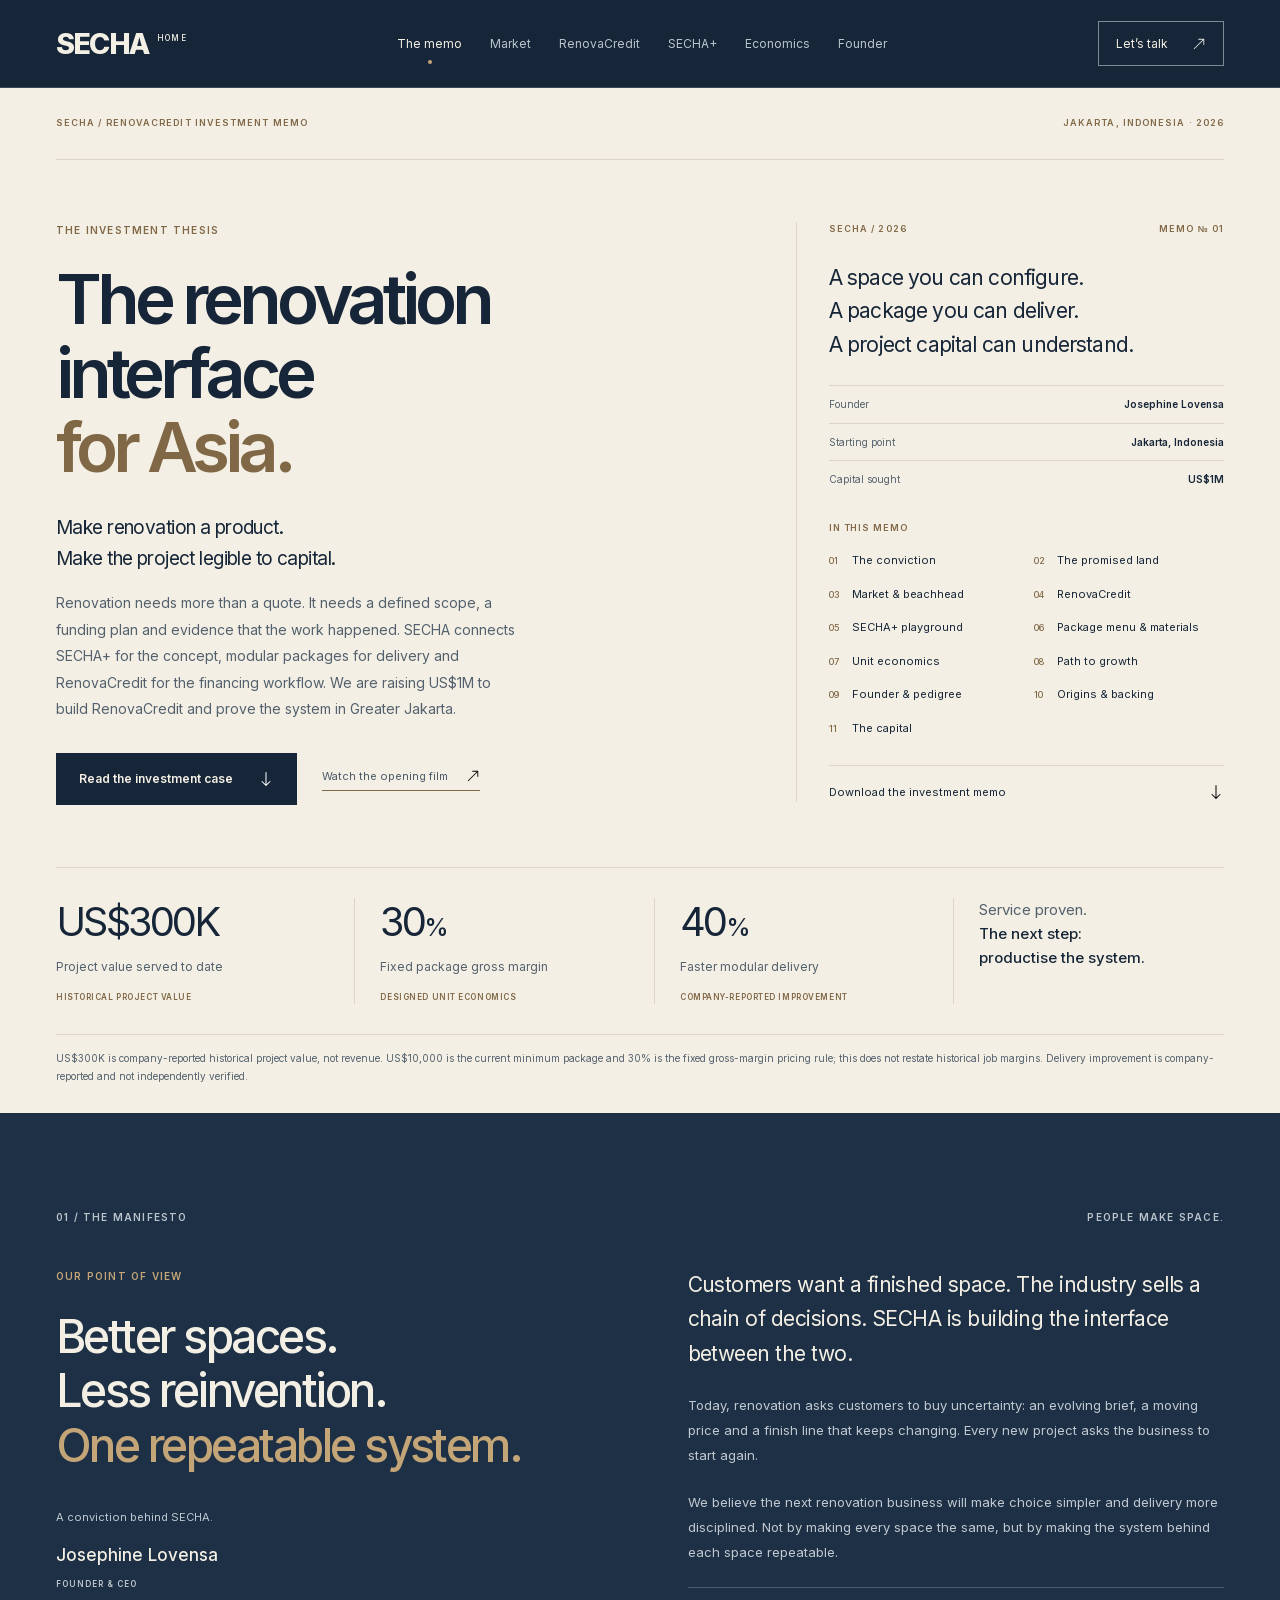
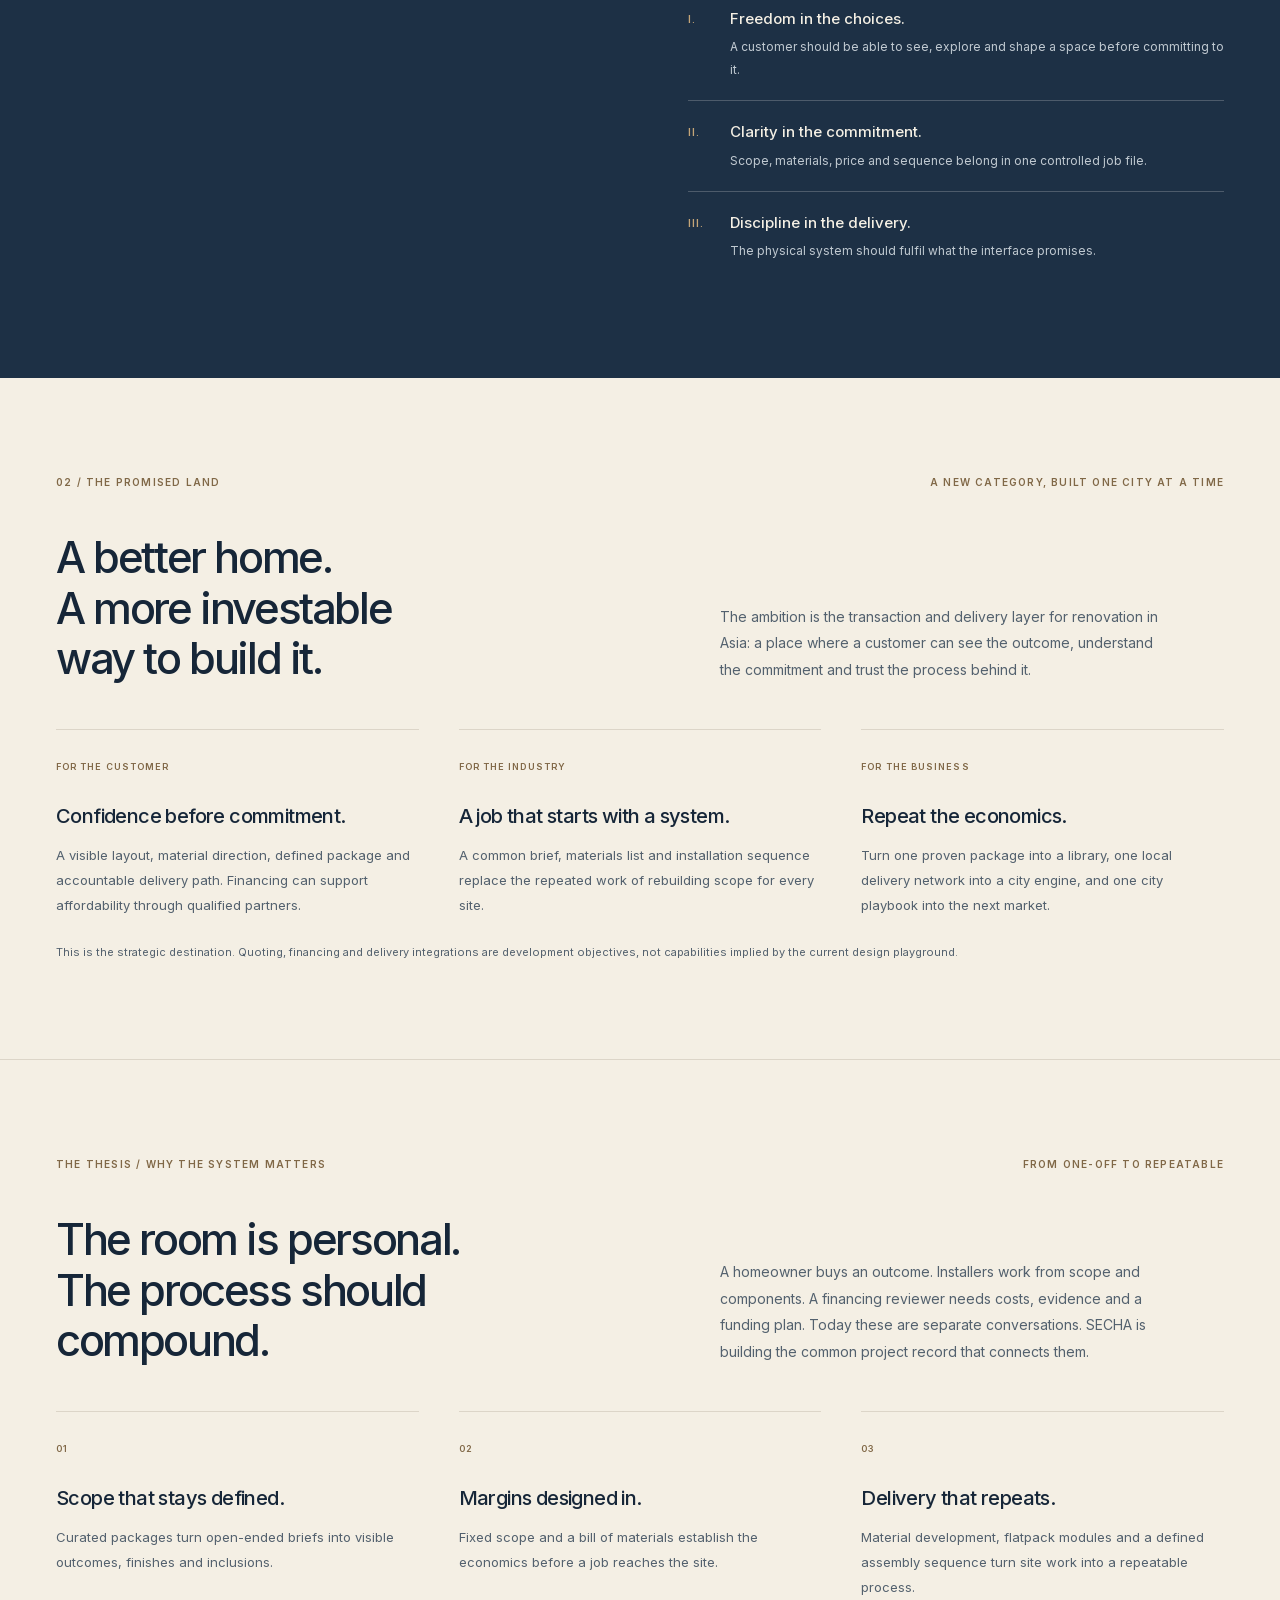
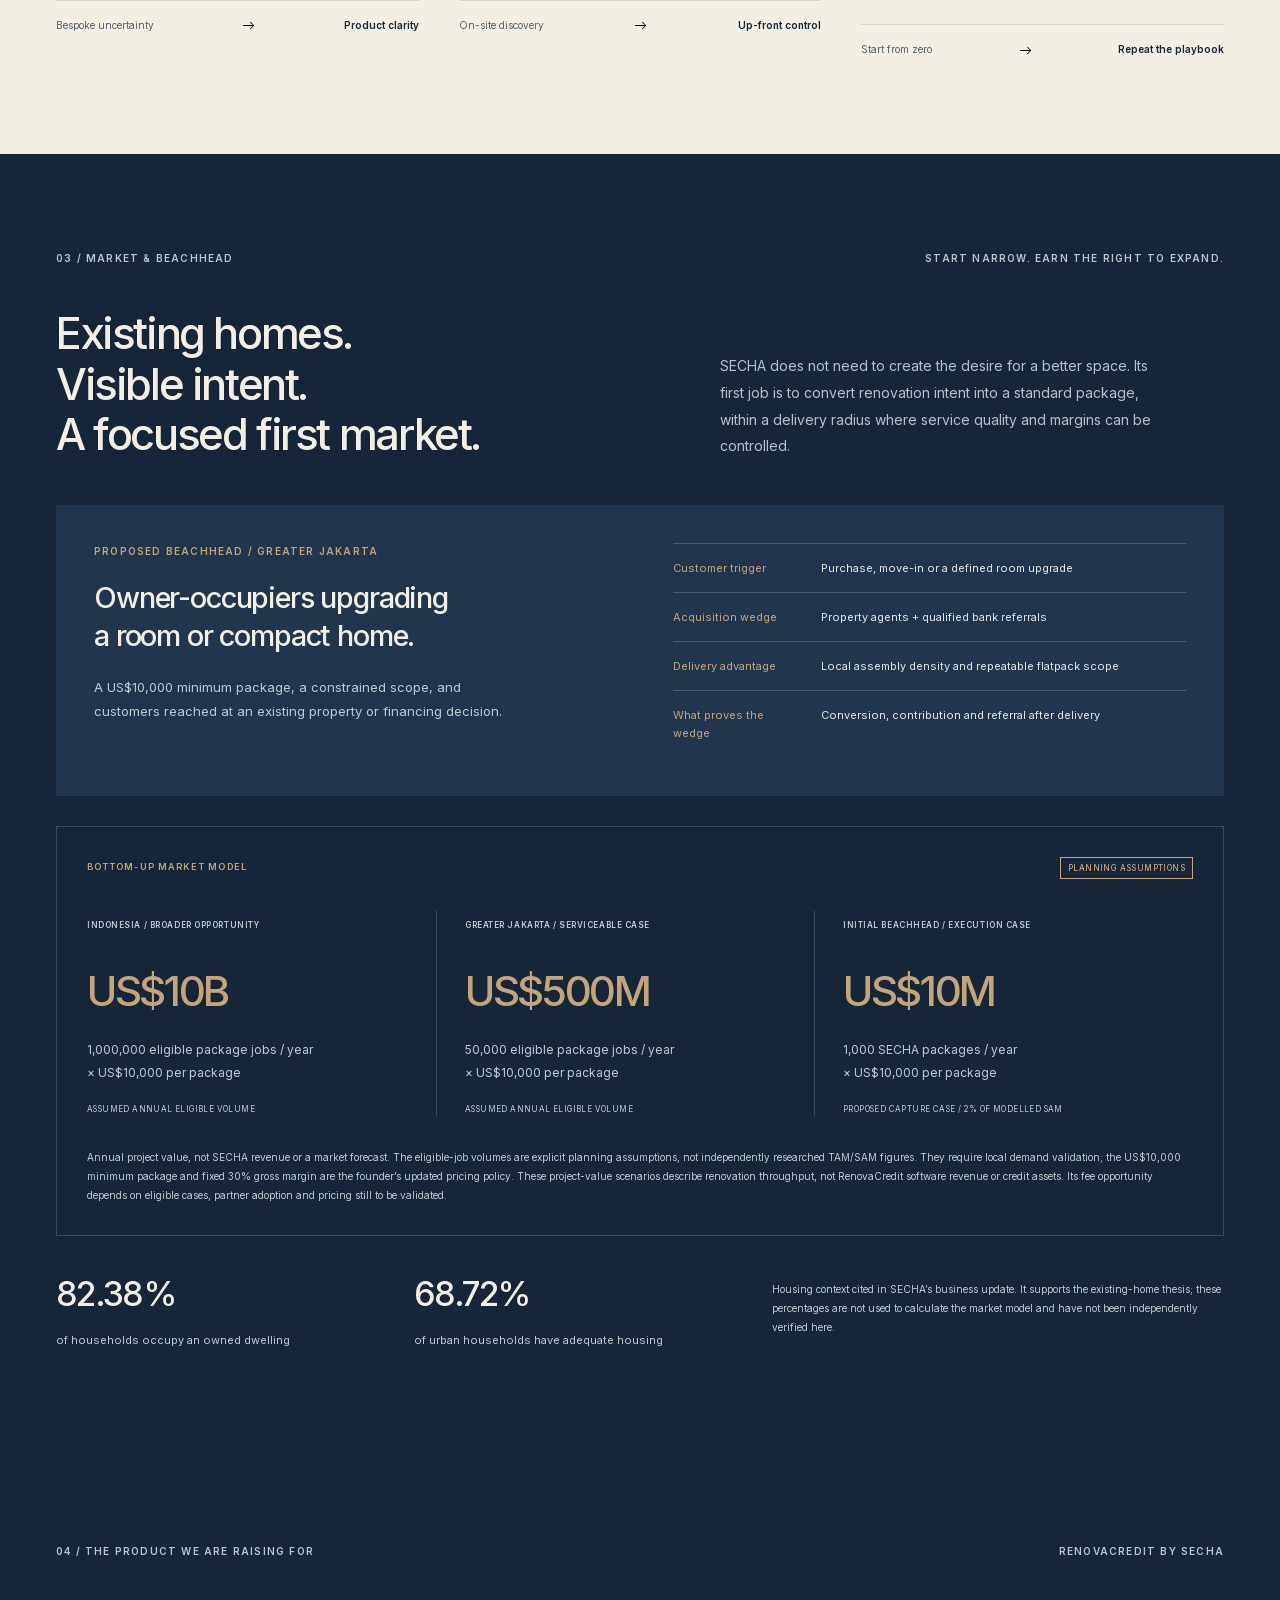
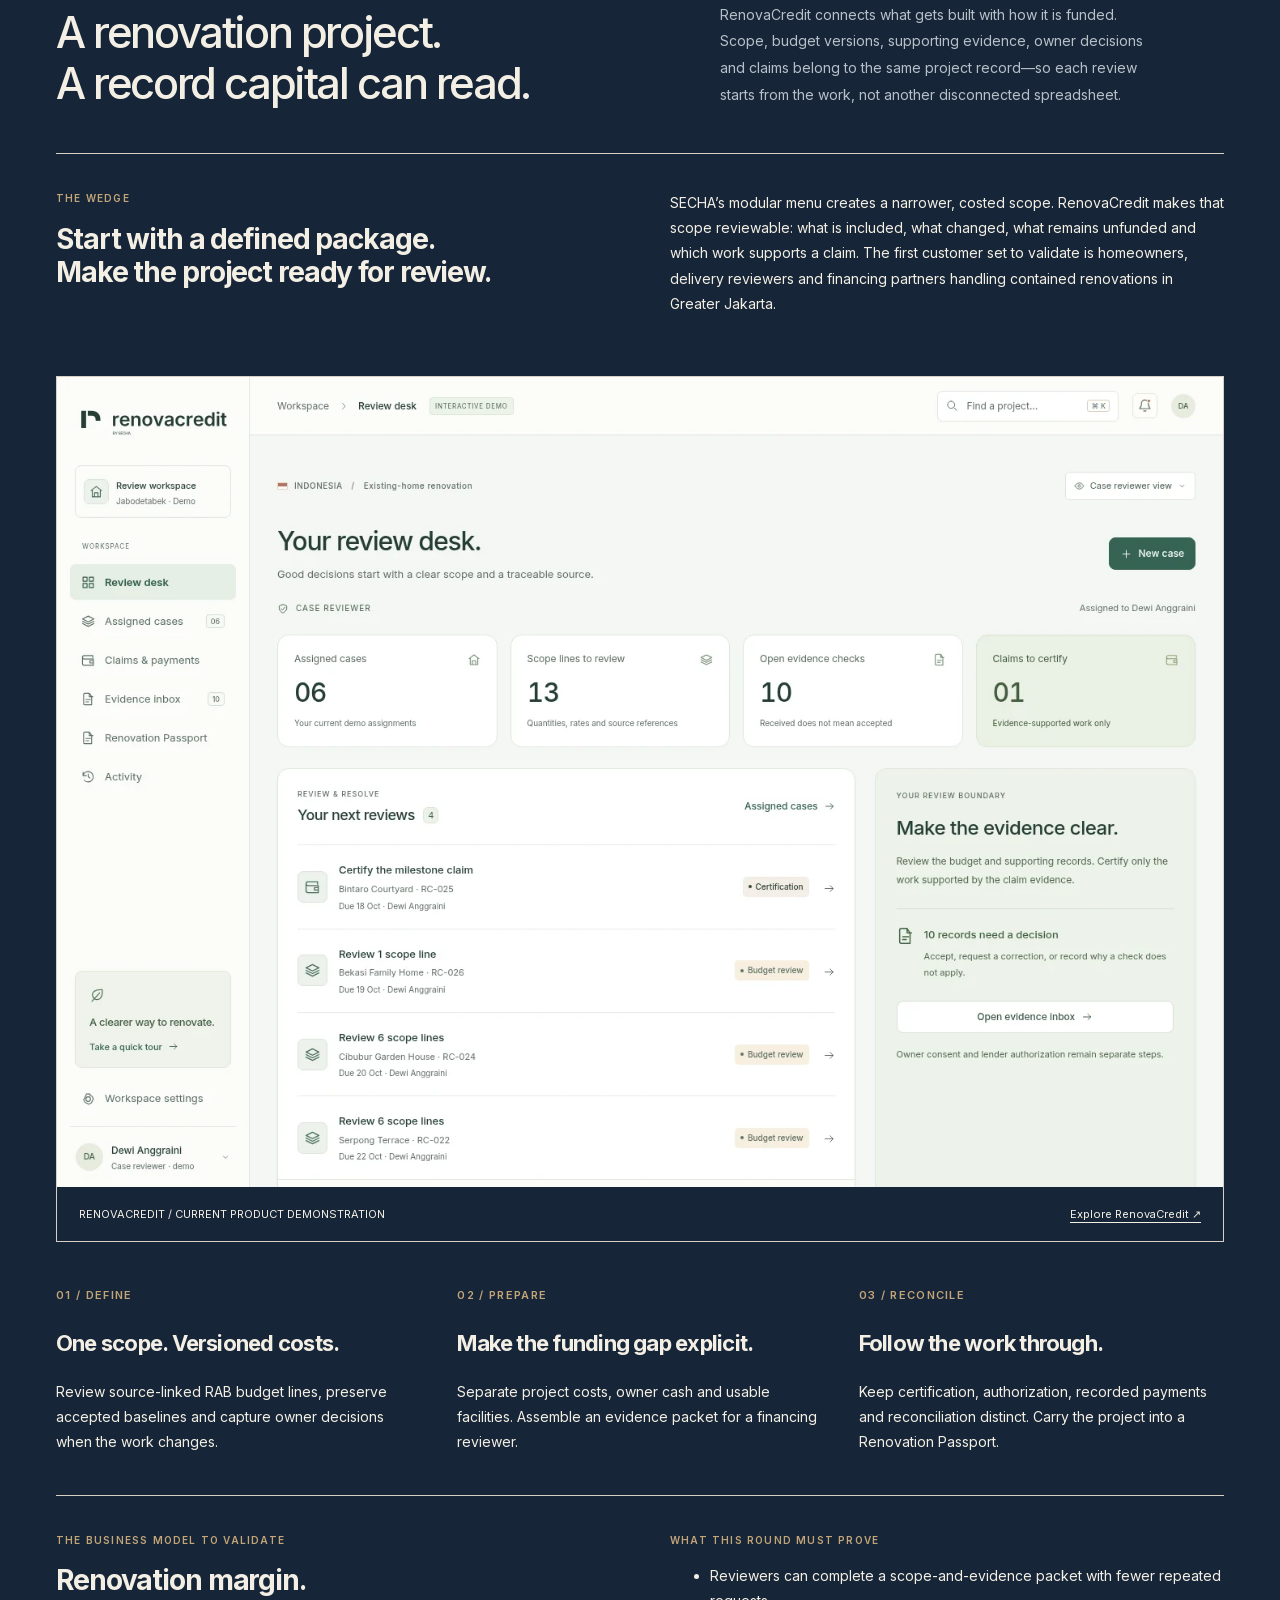
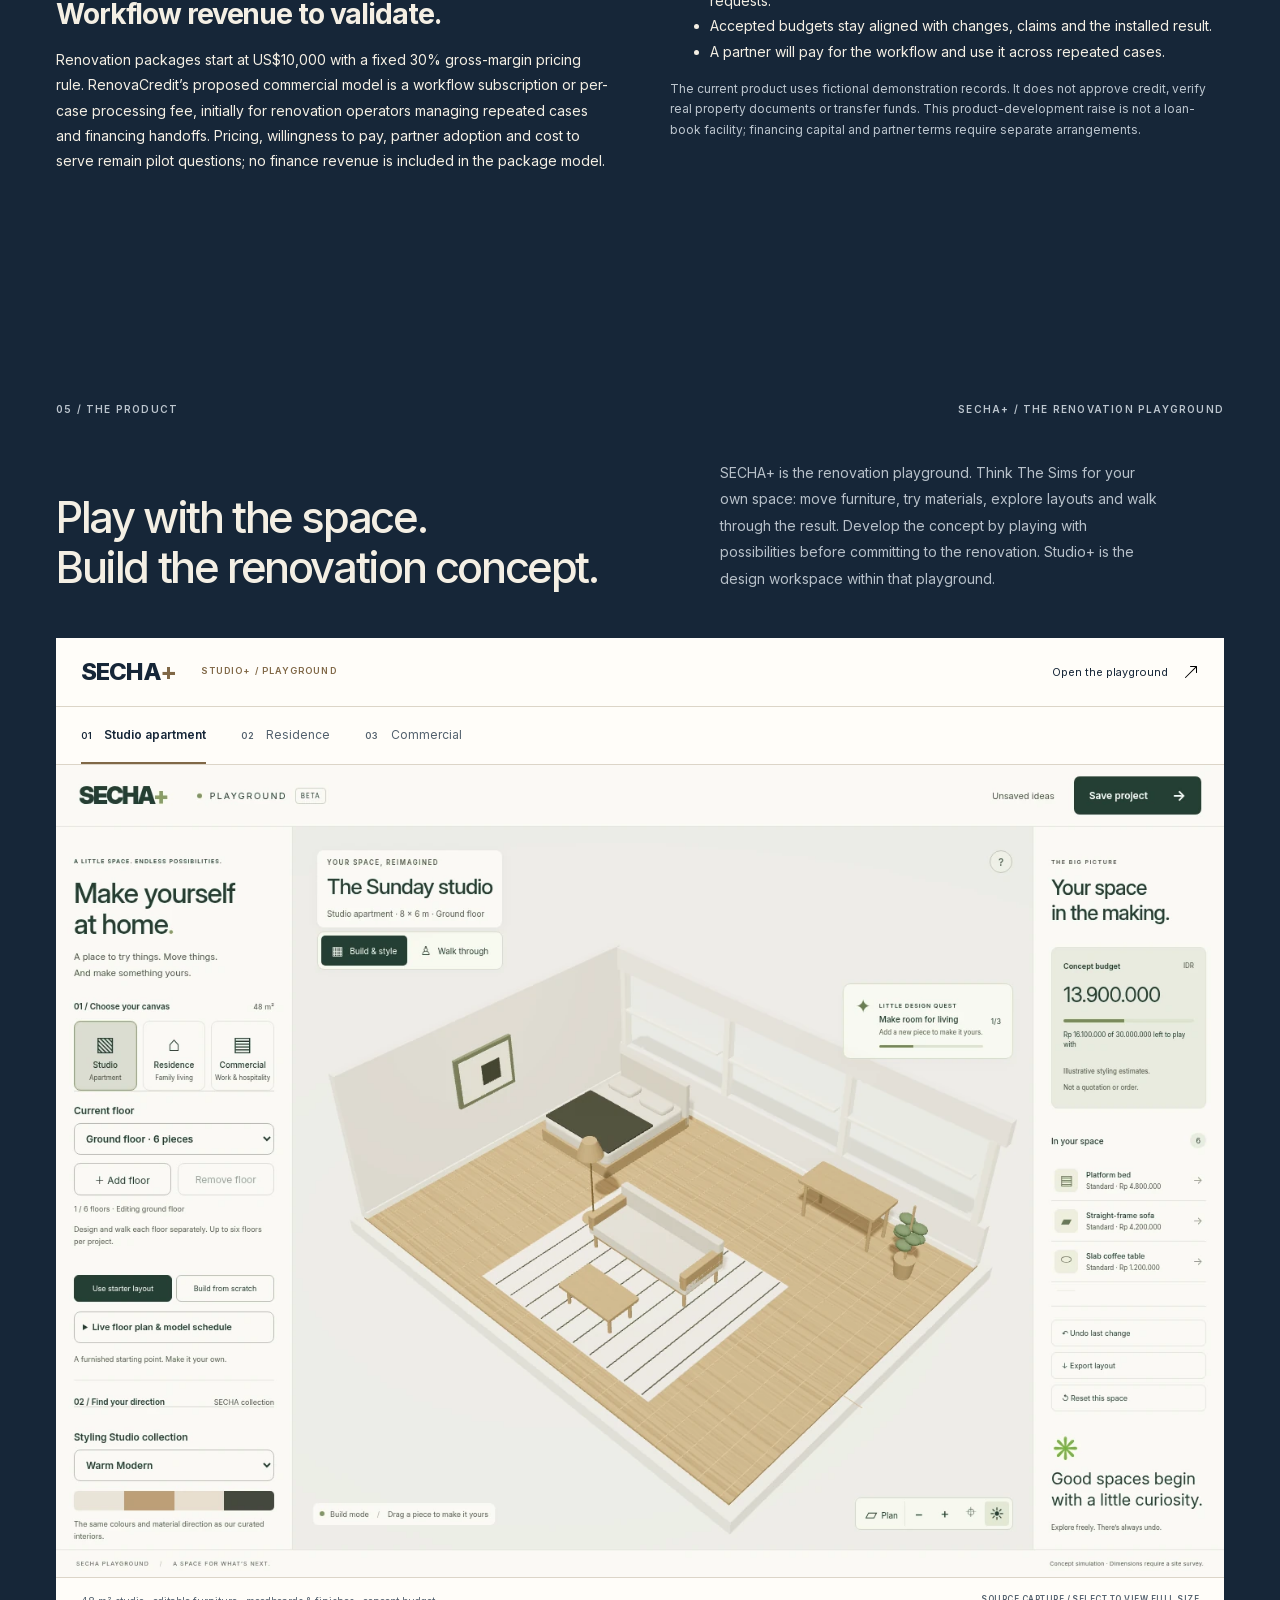
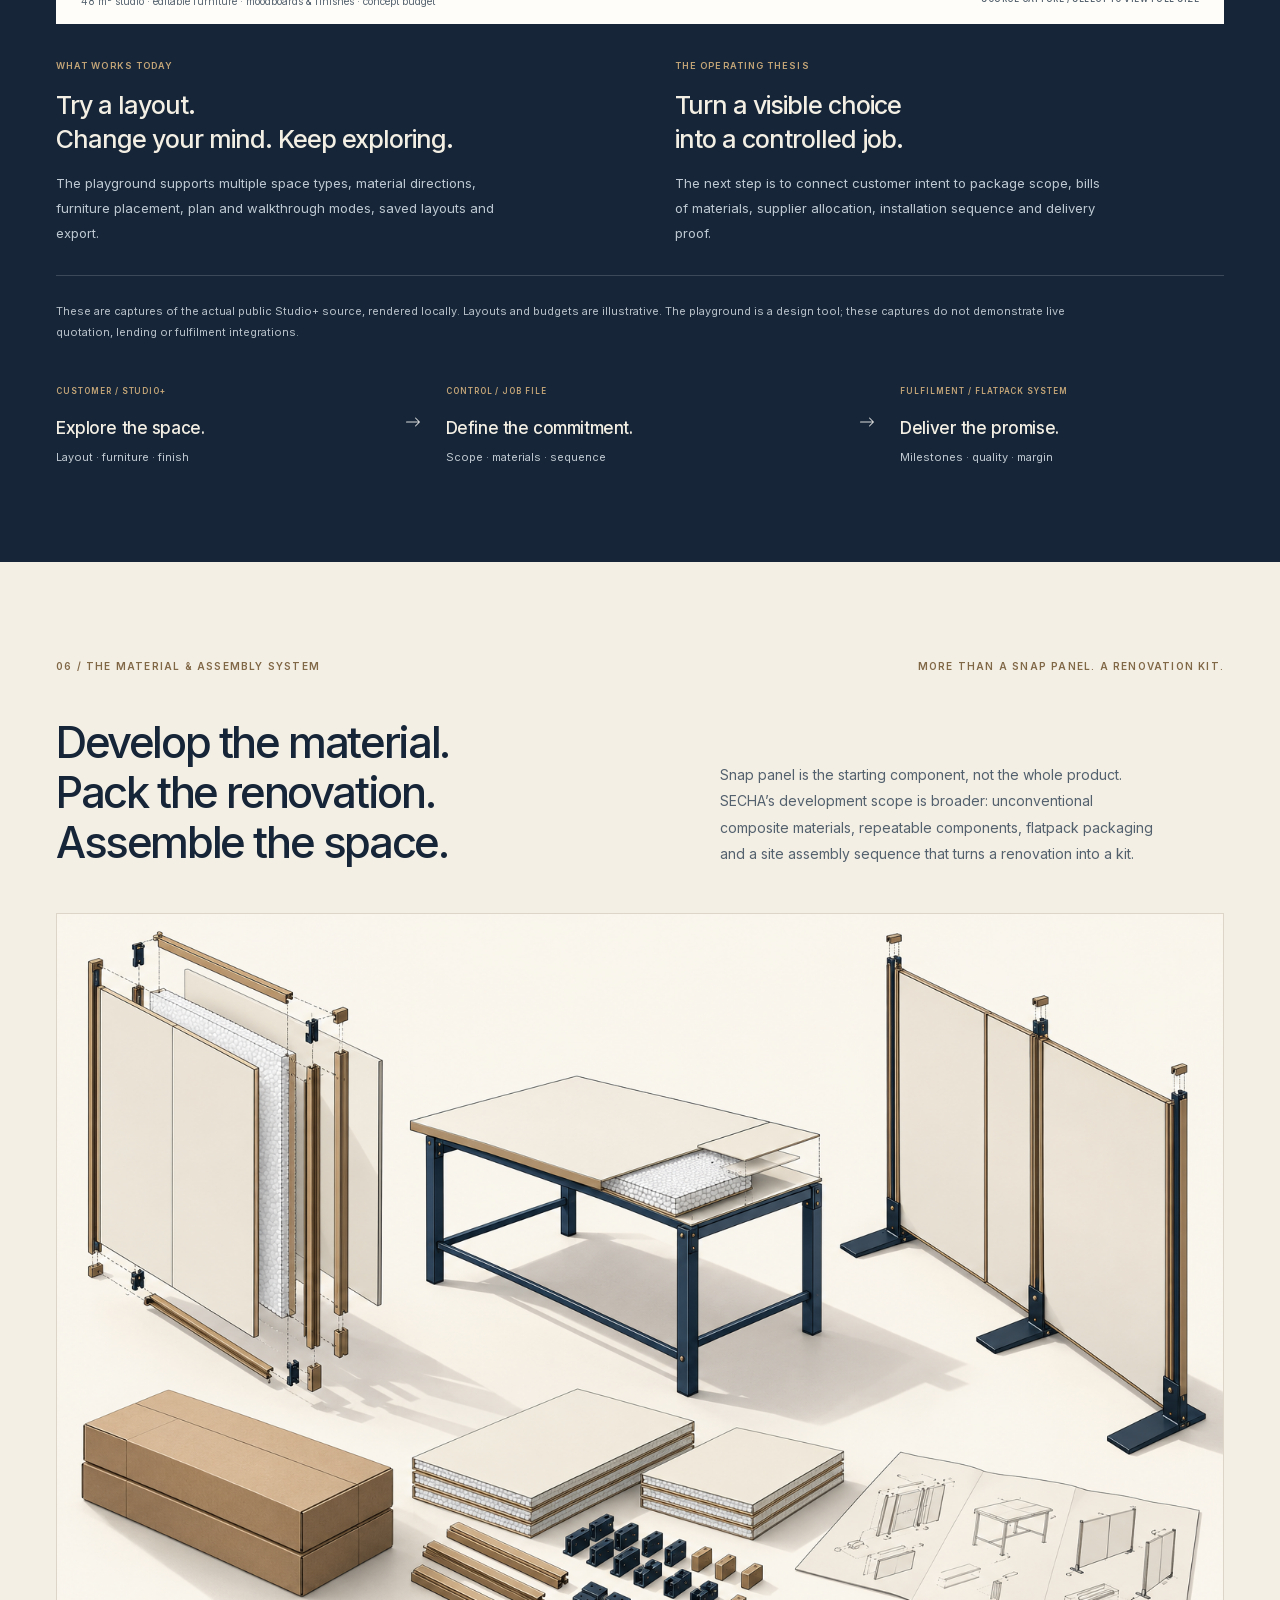
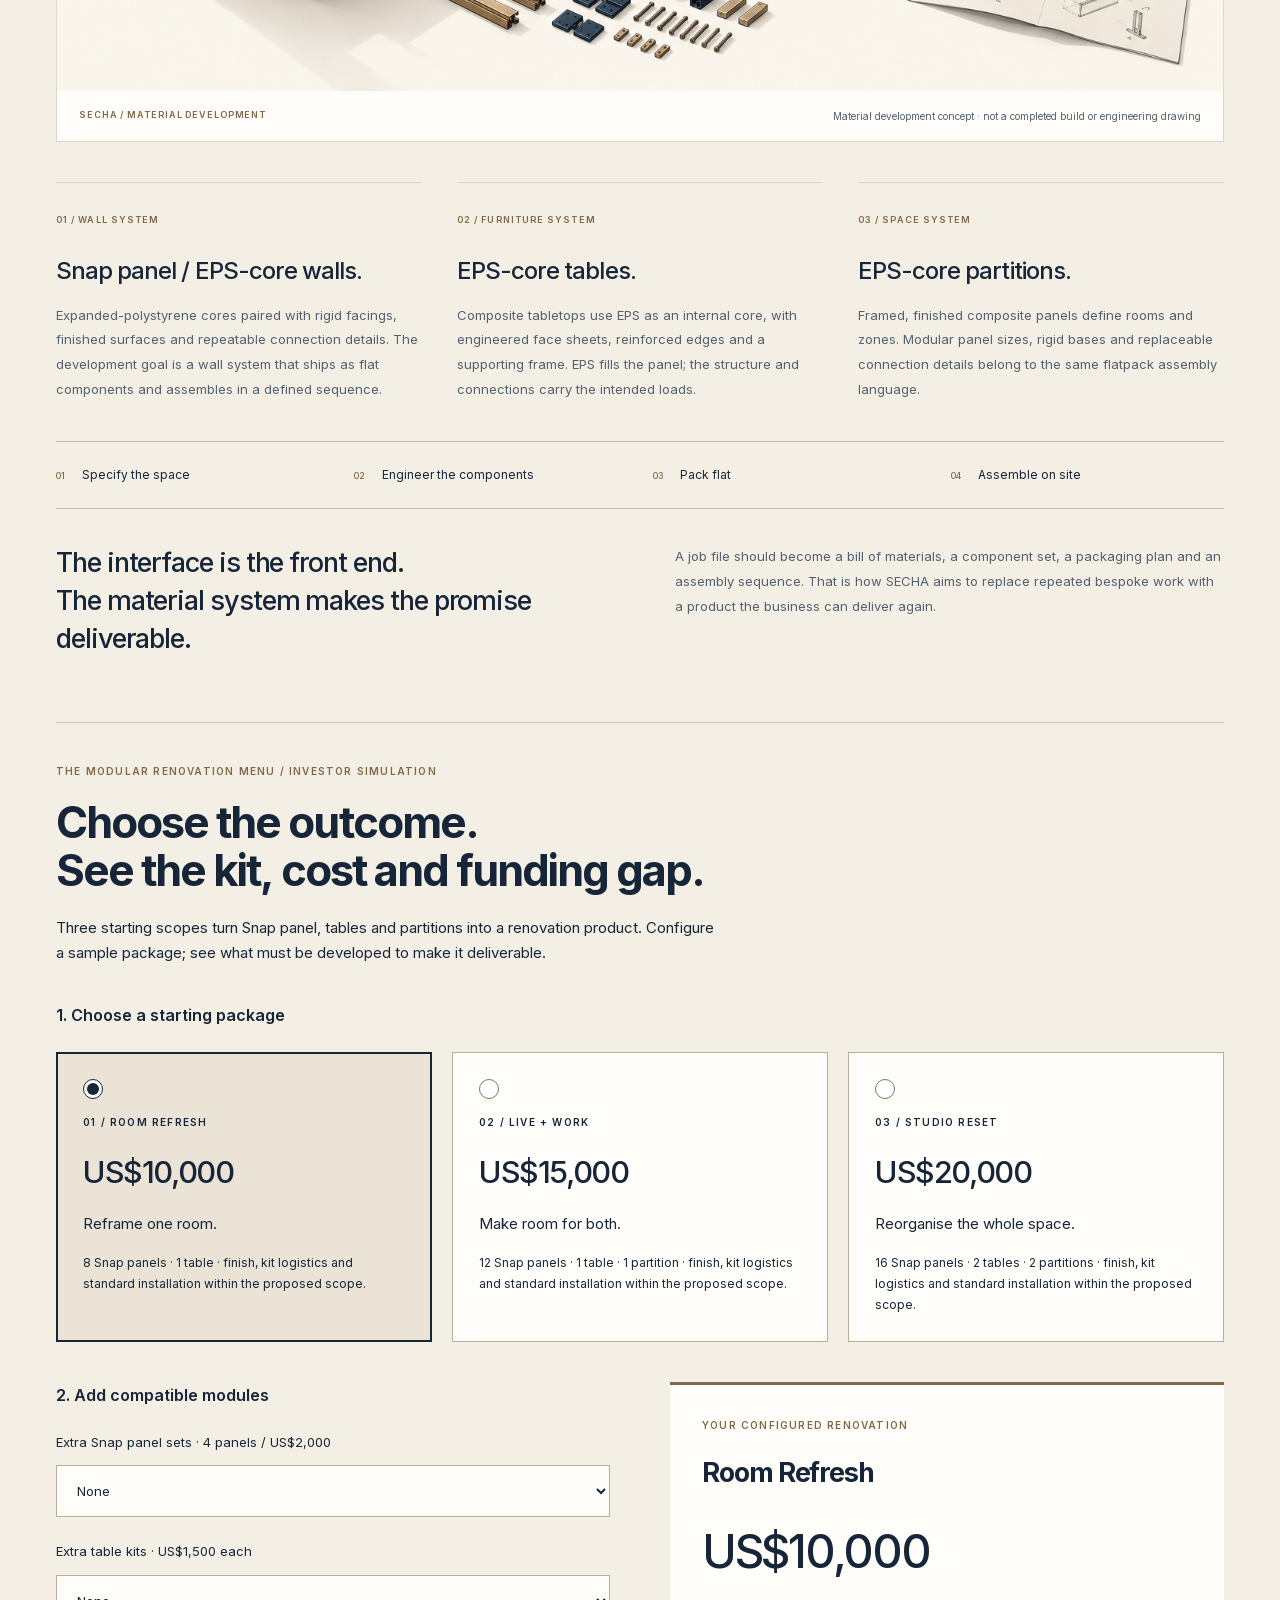
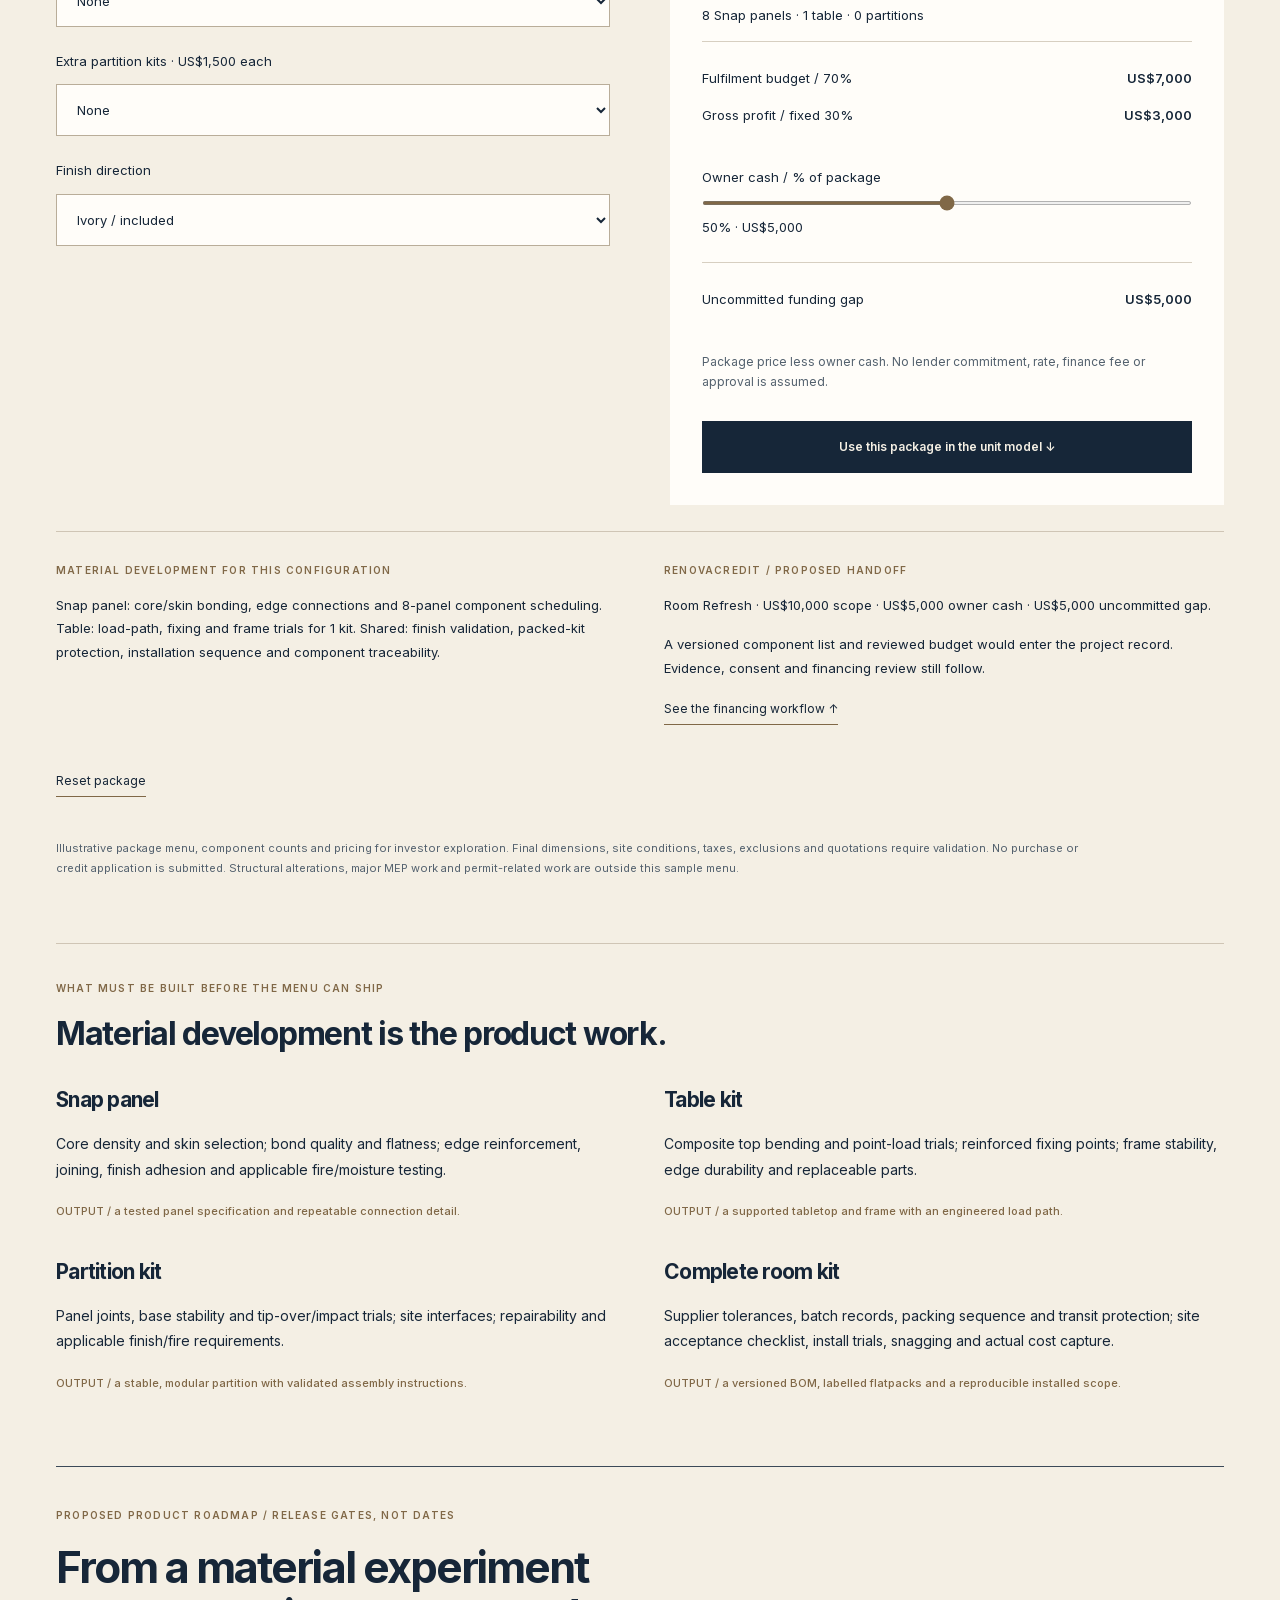
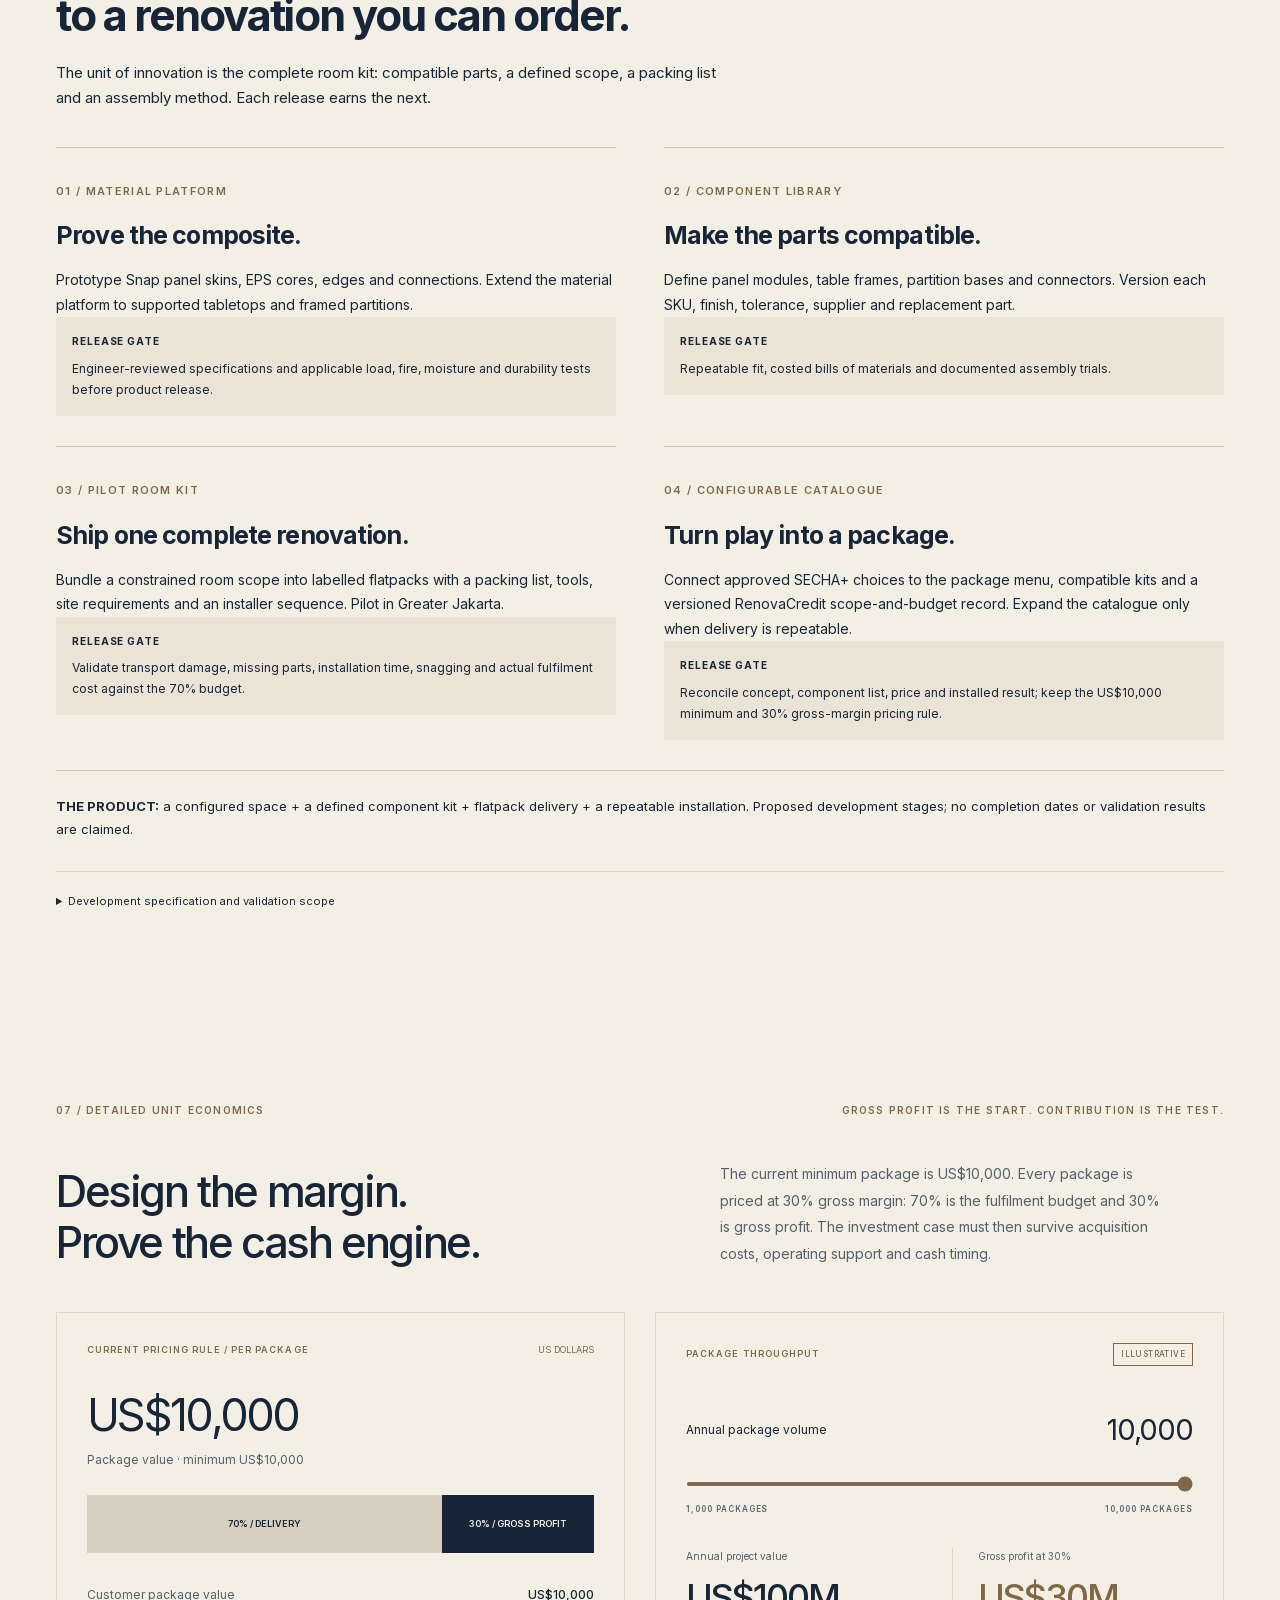
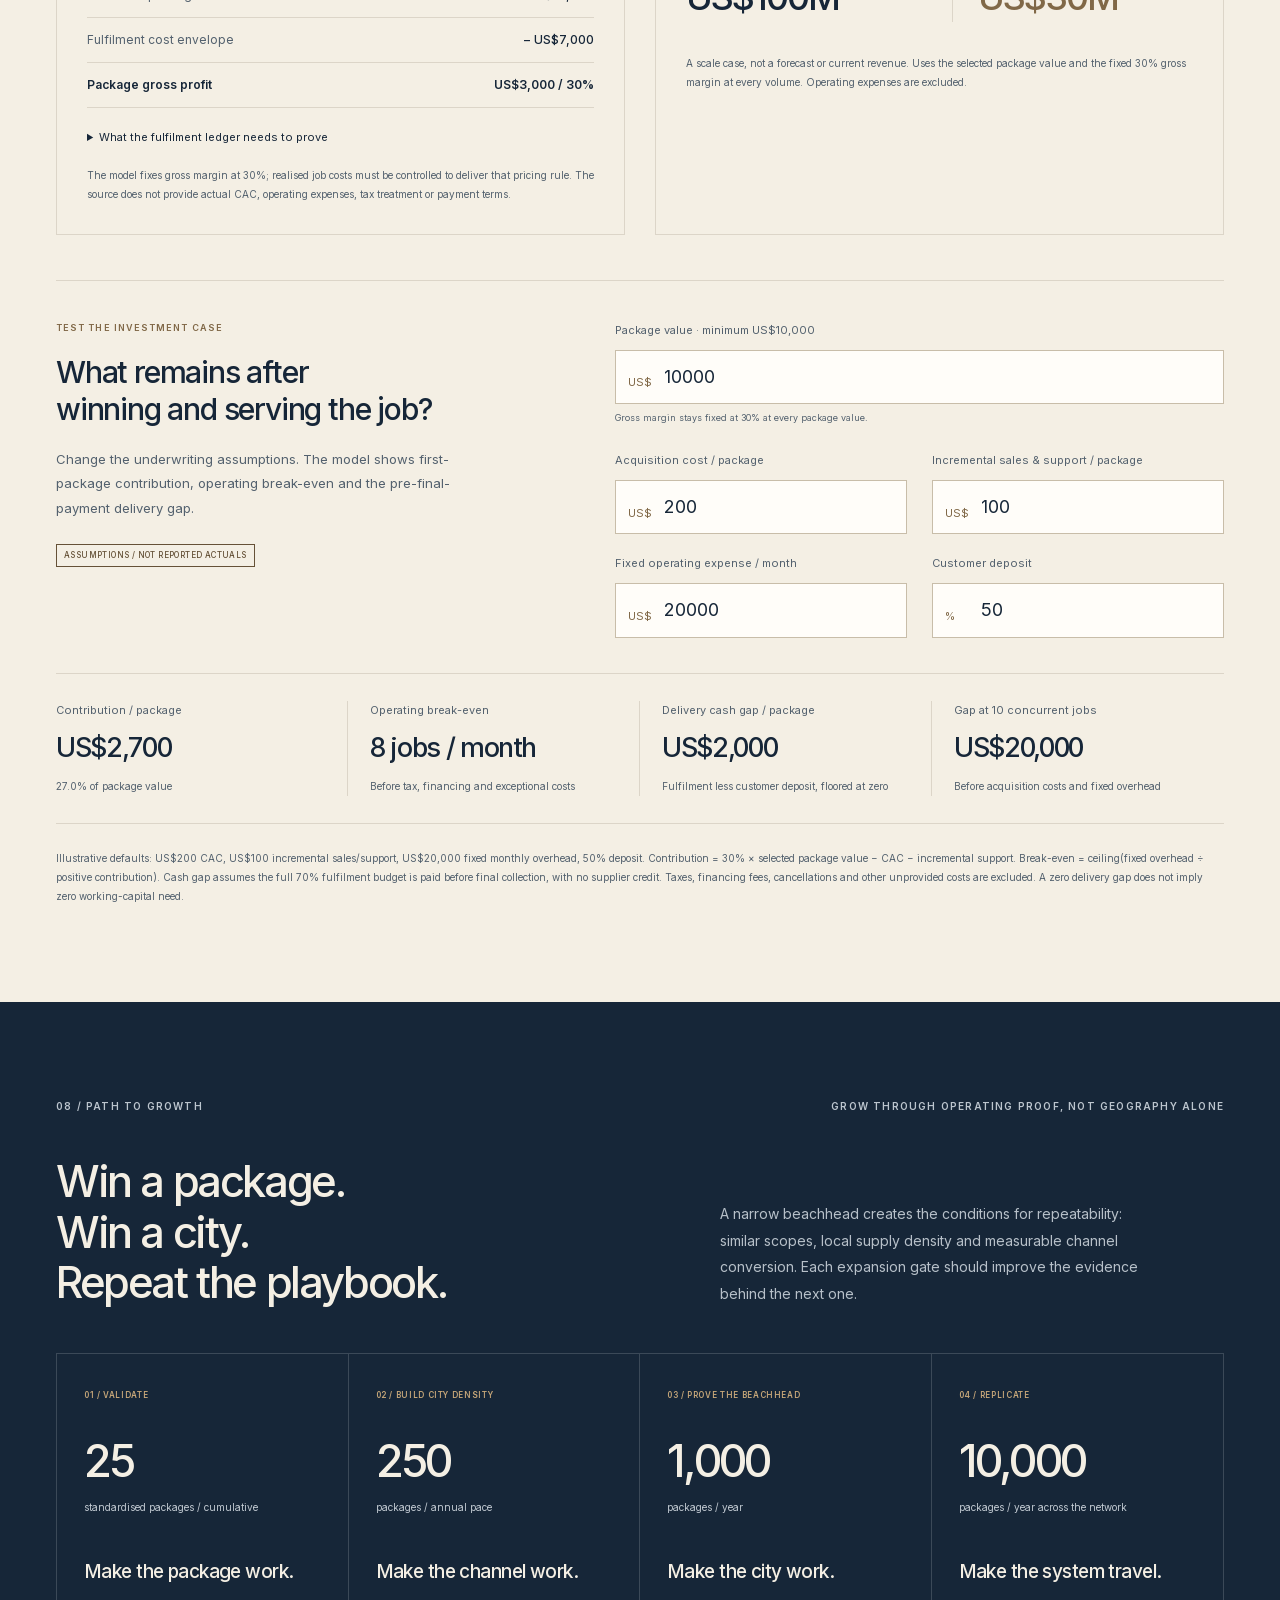
<file: index.html>
<!doctype html>
<html lang="en">
  <head>
    <meta charset="utf-8" />
    <meta name="viewport" content="width=device-width, initial-scale=1" />
    <meta name="theme-color" content="#162638" />
    <title>SECHA — Invest in the renovation upgrade</title>
    <meta
      name="description"
      content="SECHA is raising US$1M for RenovaCredit, its renovation-finance workflow. Explore the investment memo, SECHA+ playground and configurable modular renovation menu."
    />
    <link rel="icon" href="data:," />
    <link
      rel="preload"
      href="assets/fonts/inter-400-latin.woff2"
      as="font"
      type="font/woff2"
      crossorigin
    />
    <link rel="stylesheet" href="styles.css" />
    <script src="opening.js" defer></script>
    <script src="app.js" defer></script>
  </head>
  <body>
    <dialog
      id="opening"
      class="opening"
      aria-labelledby="opening-title"
      aria-describedby="opening-description"
    >
      <div class="opening-top">
        <span class="wordmark">SECHA<span>HOME</span></span
        ><span class="mono"
          >INDONESIA FIRST / ASIA NEXT / INVESTMENT MEMO 2026</span
        ><button id="opening-skip">
          Skip film
          <img
            class="icon"
            src="assets/icons/arrow-right.svg"
            alt=""
            width="16"
            height="16"
          />
        </button>
      </div>
      <div class="opening-composition">
        <div class="opening-story">
          <span class="eyebrow">FROM THE HEART OF INDONESIA</span>
          <h2 id="opening-title">
            The renovation<br />interface<br /><em>for Asia.</em>
          </h2>
          <p id="opening-description">
            Imagine the space. Make every choice visible. Turn the concept into
            a renovation package. Built from Indonesia, for the ambition of
            Asia.
          </p>
          <div class="opening-thesis">
            <span>ONE INTERFACE. ONE RENOVATION KIT.</span
            ><strong>MATERIALS. FLATPACK. MODULAR ASSEMBLY.</strong>
          </div>
        </div>
        <div class="opening-exhibit">
          <div class="opening-frame-label mono">
            <span>SECHA+ / CONCEPT TO PACKAGE</span
            ><span>AN ORIGINAL MOTION STUDY</span>
          </div>
          <div class="opening-stage">
            <video
              id="opening-video"
              data-src="assets/film/opening.mp4"
              poster="assets/film/opening-poster.jpg"
              muted
              playsinline
              preload="none"
              aria-label="Original cinematic motion graphic: an Indonesian room concept becomes the SECHA+ interface and a renovation package for Asia"
            ></video>
          </div>
          <div class="opening-exhibit-footer">
            <span id="opening-phase">01 / IMAGINE · INDONESIA</span
            ><button id="opening-pause" aria-label="Pause opening film">
              Pause film
            </button>
          </div>
        </div>
      </div>
      <div class="opening-bottom">
        <span class="opening-counter"
          >SECHA / <strong>INDONESIA TO ASIA</strong></span
        ><progress
          id="opening-progress"
          max="1"
          value="0"
          aria-label="Opening film playback"
        ></progress
        ><span id="opening-time">00:00 / 00:08</span>
      </div>
    </dialog>
    <a class="skip-link" href="#main">Skip to content</a>
    <header class="site-header">
      <a href="#overview" class="wordmark" aria-label="SECHA home"
        >SECHA<span>HOME</span></a
      >
      <nav aria-label="Main navigation" id="main-nav">
        <a href="#overview" aria-current="location">The memo</a
        ><a href="#market">Market</a><a href="#renovacredit">RenovaCredit</a
        ><a href="#platform">SECHA+</a><a href="#economics">Economics</a
        ><a href="#founder">Founder</a>
      </nav>
      <button class="header-contact" data-contact>
        Let’s talk
        <span aria-hidden="true"
          ><img
            class="icon"
            src="assets/icons/arrow-up-right.svg"
            alt=""
            width="16"
            height="16"
        /></span>
      </button>
      <button
        class="menu-toggle"
        aria-expanded="false"
        aria-controls="main-nav"
      >
        Menu
      </button>
    </header>
    <main id="main" tabindex="-1">
      <section class="memo-cover" id="overview" aria-labelledby="hero-title">
        <div class="container">
          <div class="memo-topline mono">
            <span>SECHA / RENOVACREDIT INVESTMENT MEMO</span
            ><span>JAKARTA, INDONESIA · 2026</span>
          </div>
          <div class="memo-cover-grid">
            <div class="memo-cover-copy">
              <span class="eyebrow">THE INVESTMENT THESIS</span>
              <h1 id="hero-title">
                The renovation<br />interface<br /><em>for Asia.</em>
              </h1>
              <p class="memo-deck">
                Make renovation a product.<br />Make the project legible to
                capital.
              </p>
              <p class="memo-intro">
                Renovation needs more than a quote. It needs a defined scope, a
                funding plan and evidence that the work happened. SECHA connects
                SECHA+ for the concept, modular packages for delivery and
                RenovaCredit for the financing workflow. We are raising US$1M to
                build RenovaCredit and prove the system in Greater Jakarta.
              </p>
              <div class="hero-actions">
                <a class="button button-dark" href="#market"
                  >Read the investment case
                  <img
                    class="icon"
                    src="assets/icons/arrow-down.svg"
                    alt=""
                    width="16"
                    height="16" /></a
                ><button class="film-replay text-link" data-replay-opening>
                  Watch the opening film
                  <img
                    class="icon"
                    src="assets/icons/arrow-up-right.svg"
                    alt=""
                    width="16"
                    height="16"
                  />
                </button>
              </div>
            </div>
            <aside class="memo-summary" aria-labelledby="memo-index-title">
              <div class="memo-edition mono">
                <span>SECHA / 2026</span><span>MEMO № 01</span>
              </div>
              <p class="memo-abstract">
                A space you can configure.<br />A package you can deliver.<br />A
                project capital can understand.
              </p>
              <dl class="memo-data">
                <div>
                  <dt>Founder</dt>
                  <dd>Josephine Lovensa</dd>
                </div>
                <div>
                  <dt>Starting point</dt>
                  <dd>Jakarta, Indonesia</dd>
                </div>
                <div>
                  <dt>Capital sought</dt>
                  <dd>US$1M</dd>
                </div>
              </dl>
              <h2 id="memo-index-title" class="mono">IN THIS MEMO</h2>
              <ol class="memo-index">
                <li>
                  <a href="#manifesto"><span>01</span> The conviction</a>
                </li>
                <li>
                  <a href="#promised-land"><span>02</span> The promised land</a>
                </li>
                <li>
                  <a href="#market"><span>03</span> Market & beachhead</a>
                </li>
                <li>
                  <a href="#renovacredit"><span>04</span> RenovaCredit</a>
                </li>
                <li>
                  <a href="#platform"><span>05</span> SECHA+ playground</a>
                </li>
                <li>
                  <a href="#delivery"
                    ><span>06</span> Package menu & materials</a
                  >
                </li>
                <li>
                  <a href="#economics"><span>07</span> Unit economics</a>
                </li>
                <li>
                  <a href="#growth"><span>08</span> Path to growth</a>
                </li>
                <li>
                  <a href="#founder"><span>09</span> Founder & pedigree</a>
                </li>
                <li>
                  <a href="#backing"><span>10</span> Origins & backing</a>
                </li>
                <li>
                  <a href="#investment"><span>11</span> The capital</a>
                </li>
              </ol>
              <a
                href="assets/secha-investment-memo.pdf"
                class="memo-download"
                download
                >Download the investment memo
                <img
                  class="icon"
                  src="assets/icons/arrow-down.svg"
                  alt=""
                  width="16"
                  height="16"
              /></a>
            </aside>
          </div>
          <div class="traction-strip" aria-label="Business highlights">
            <div>
              <span class="metric">US$300K</span
              ><span>Project value served to date</span
              ><span class="metric-note mono">HISTORICAL PROJECT VALUE</span>
            </div>
            <div>
              <span class="metric">30<span>%</span></span
              ><span>Fixed package gross margin</span
              ><span class="metric-note mono">DESIGNED UNIT ECONOMICS</span>
            </div>
            <div>
              <span class="metric">40<span>%</span></span
              ><span>Faster modular delivery</span
              ><span class="metric-note mono"
                >COMPANY-REPORTED IMPROVEMENT</span
              >
            </div>
            <p>
              Service proven.<br /><strong
                >The next step:<br />productise the system.</strong
              >
            </p>
          </div>
          <p class="source-note">
            US$300K is company-reported historical project value, not revenue.
            US$10,000 is the current minimum package and 30% is the fixed
            gross-margin pricing rule; this does not restate historical job
            margins. Delivery improvement is company-reported and not
            independently verified.
          </p>
        </div>
      </section>
      <section
        class="manifesto-section"
        id="manifesto"
        aria-labelledby="manifesto-title"
      >
        <div class="container section-space">
          <div class="section-kicker mono">
            <span>01 / THE MANIFESTO</span><span>PEOPLE MAKE SPACE.</span>
          </div>
          <div class="manifesto-grid">
            <div class="manifesto-title-block">
              <span class="eyebrow">OUR POINT OF VIEW</span>
              <h2 id="manifesto-title">
                Better spaces.<br />Less reinvention.<br /><em
                  >One repeatable system.</em
                >
              </h2>
              <p class="manifesto-signature">
                A conviction behind SECHA.<br /><strong
                  >Josephine Lovensa</strong
                ><span class="mono">FOUNDER & CEO</span>
              </p>
            </div>
            <div class="manifesto-body">
              <p class="manifesto-lead">
                Customers want a finished space. The industry sells a chain of
                decisions. SECHA is building the interface between the two.
              </p>
              <p>
                Today, renovation asks customers to buy uncertainty: an evolving
                brief, a moving price and a finish line that keeps changing.
                Every new project asks the business to start again.
              </p>
              <p>
                We believe the next renovation business will make choice simpler
                and delivery more disciplined. Not by making every space the
                same, but by making the system behind each space repeatable.
              </p>
              <div class="conviction">
                <span class="mono">I.</span>
                <div>
                  <h3>Freedom in the choices.</h3>
                  <p>
                    A customer should be able to see, explore and shape a space
                    before committing to it.
                  </p>
                </div>
              </div>
              <div class="conviction">
                <span class="mono">II.</span>
                <div>
                  <h3>Clarity in the commitment.</h3>
                  <p>
                    Scope, materials, price and sequence belong in one
                    controlled job file.
                  </p>
                </div>
              </div>
              <div class="conviction">
                <span class="mono">III.</span>
                <div>
                  <h3>Discipline in the delivery.</h3>
                  <p>
                    The physical system should fulfil what the interface
                    promises.
                  </p>
                </div>
              </div>
            </div>
          </div>
        </div>
      </section>

      <section
        class="promised-land light-section"
        id="promised-land"
        aria-labelledby="land-title"
      >
        <div class="container section-space">
          <div class="section-kicker mono">
            <span>02 / THE PROMISED LAND</span
            ><span>A NEW CATEGORY, BUILT ONE CITY AT A TIME</span>
          </div>
          <div class="section-heading">
            <h2 id="land-title">
              A better home.<br />A more investable<br />way to build it.
            </h2>
            <p>
              The ambition is the transaction and delivery layer for renovation
              in Asia: a place where a customer can see the outcome, understand
              the commitment and trust the process behind it.
            </p>
          </div>
          <div class="possibility-grid">
            <article>
              <span class="mono">FOR THE CUSTOMER</span>
              <h3>Confidence before commitment.</h3>
              <p>
                A visible layout, material direction, defined package and
                accountable delivery path. Financing can support affordability
                through qualified partners.
              </p>
            </article>
            <article>
              <span class="mono">FOR THE INDUSTRY</span>
              <h3>A job that starts with a system.</h3>
              <p>
                A common brief, materials list and installation sequence replace
                the repeated work of rebuilding scope for every site.
              </p>
            </article>
            <article>
              <span class="mono">FOR THE BUSINESS</span>
              <h3>Repeat the economics.</h3>
              <p>
                Turn one proven package into a library, one local delivery
                network into a city engine, and one city playbook into the next
                market.
              </p>
            </article>
          </div>
          <p class="section-note">
            This is the strategic destination. Quoting, financing and delivery
            integrations are development objectives, not capabilities implied by
            the current design playground.
          </p>
        </div>
      </section>
      <section
        class="light-section"
        id="opportunity"
        aria-labelledby="opportunity-title"
      >
        <div class="container section-space">
          <div class="section-kicker mono">
            <span>THE THESIS / WHY THE SYSTEM MATTERS</span
            ><span>FROM ONE-OFF TO REPEATABLE</span>
          </div>
          <div class="section-heading">
            <h2 id="opportunity-title">
              The room is personal.<br />The process should compound.
            </h2>
            <p>
              A homeowner buys an outcome. Installers work from scope and
              components. A financing reviewer needs costs, evidence and a
              funding plan. Today these are separate conversations. SECHA is
              building the common project record that connects them.
            </p>
          </div>
          <div class="problem-grid">
            <article>
              <span class="small-number mono">01</span>
              <h3>Scope that stays defined.</h3>
              <p>
                Curated packages turn open-ended briefs into visible outcomes,
                finishes and inclusions.
              </p>
              <div class="shift">
                <span>Bespoke uncertainty</span
                ><span aria-hidden="true"
                  ><img
                    class="icon"
                    src="assets/icons/arrow-right.svg"
                    alt=""
                    width="16"
                    height="16" /></span
                ><strong>Product clarity</strong>
              </div>
            </article>
            <article>
              <span class="small-number mono">02</span>
              <h3>Margins designed in.</h3>
              <p>
                Fixed scope and a bill of materials establish the economics
                before a job reaches the site.
              </p>
              <div class="shift">
                <span>On-site discovery</span
                ><span aria-hidden="true"
                  ><img
                    class="icon"
                    src="assets/icons/arrow-right.svg"
                    alt=""
                    width="16"
                    height="16" /></span
                ><strong>Up-front control</strong>
              </div>
            </article>
            <article>
              <span class="small-number mono">03</span>
              <h3>Delivery that repeats.</h3>
              <p>
                Material development, flatpack modules and a defined assembly
                sequence turn site work into a repeatable process.
              </p>
              <div class="shift">
                <span>Start from zero</span
                ><span aria-hidden="true"
                  ><img
                    class="icon"
                    src="assets/icons/arrow-right.svg"
                    alt=""
                    width="16"
                    height="16" /></span
                ><strong>Repeat the playbook</strong>
              </div>
            </article>
          </div>
        </div>
      </section>

      <section
        class="container section-space market-section"
        id="market"
        aria-labelledby="market-title"
      >
        <div class="section-kicker mono">
          <span>03 / MARKET & BEACHHEAD</span
          ><span>START NARROW. EARN THE RIGHT TO EXPAND.</span>
        </div>
        <div class="section-heading">
          <h2 id="market-title">
            Existing homes.<br />Visible intent.<br />A focused first market.
          </h2>
          <p>
            SECHA does not need to create the desire for a better space. Its
            first job is to convert renovation intent into a standard package,
            within a delivery radius where service quality and margins can be
            controlled.
          </p>
        </div>
        <div class="beachhead">
          <div>
            <span class="eyebrow">PROPOSED BEACHHEAD / GREATER JAKARTA</span>
            <h3>Owner-occupiers upgrading<br />a room or compact home.</h3>
            <p>
              A US$10,000 minimum package, a constrained scope, and customers
              reached at an existing property or financing decision.
            </p>
          </div>
          <dl>
            <div>
              <dt>Customer trigger</dt>
              <dd>Purchase, move-in or a defined room upgrade</dd>
            </div>
            <div>
              <dt>Acquisition wedge</dt>
              <dd>Property agents + qualified bank referrals</dd>
            </div>
            <div>
              <dt>Delivery advantage</dt>
              <dd>Local assembly density and repeatable flatpack scope</dd>
            </div>
            <div>
              <dt>What proves the wedge</dt>
              <dd>Conversion, contribution and referral after delivery</dd>
            </div>
          </dl>
        </div>
        <div class="market-sizing">
          <div class="card-heading">
            <span class="mono">BOTTOM-UP MARKET MODEL</span
            ><span class="scenario-badge">PLANNING ASSUMPTIONS</span>
          </div>
          <div class="market-tier-grid">
            <article>
              <span class="mono">INDONESIA / BROADER OPPORTUNITY</span
              ><strong>US$10B</strong>
              <p>
                1,000,000 eligible package jobs / year<br />× US$10,000 per
                package
              </p>
              <span class="assumption-label"
                >ASSUMED ANNUAL ELIGIBLE VOLUME</span
              >
            </article>
            <article>
              <span class="mono">GREATER JAKARTA / SERVICEABLE CASE</span
              ><strong>US$500M</strong>
              <p>
                50,000 eligible package jobs / year<br />× US$10,000 per package
              </p>
              <span class="assumption-label"
                >ASSUMED ANNUAL ELIGIBLE VOLUME</span
              >
            </article>
            <article>
              <span class="mono">INITIAL BEACHHEAD / EXECUTION CASE</span
              ><strong>US$10M</strong>
              <p>1,000 SECHA packages / year<br />× US$10,000 per package</p>
              <span class="assumption-label"
                >PROPOSED CAPTURE CASE / 2% OF MODELLED SAM</span
              >
            </article>
          </div>
          <p class="fine-print">
            Annual project value, not SECHA revenue or a market forecast. The
            eligible-job volumes are explicit planning assumptions, not
            independently researched TAM/SAM figures. They require local demand
            validation; the US$10,000 minimum package and fixed 30% gross margin
            are the founder’s updated pricing policy. These project-value
            scenarios describe renovation throughput, not RenovaCredit software
            revenue or credit assets. Its fee opportunity depends on eligible
            cases, partner adoption and pricing still to be validated.
          </p>
        </div>
        <div class="market-proof">
          <div>
            <strong>82.38%</strong
            ><span>of households occupy an owned dwelling</span>
          </div>
          <div>
            <strong>68.72%</strong
            ><span>of urban households have adequate housing</span>
          </div>
          <p>
            Housing context cited in SECHA’s business update. It supports the
            existing-home thesis; these percentages are not used to calculate
            the market model and have not been independently verified here.
          </p>
        </div>
      </section>

      <section
        class="container section-space credit-section"
        id="renovacredit"
        aria-labelledby="credit-title"
      >
        <div class="section-kicker mono">
          <span>04 / THE PRODUCT WE ARE RAISING FOR</span
          ><span>RENOVACREDIT BY SECHA</span>
        </div>
        <div class="section-heading">
          <h2 id="credit-title">
            A renovation project.<br />A record capital can read.
          </h2>
          <p>
            RenovaCredit connects what gets built with how it is funded. Scope,
            budget versions, supporting evidence, owner decisions and claims
            belong to the same project record—so each review starts from the
            work, not another disconnected spreadsheet.
          </p>
        </div>
        <div class="credit-thesis">
          <div>
            <span class="eyebrow">THE WEDGE</span>
            <h3>
              Start with a defined package.<br />Make the project ready for
              review.
            </h3>
          </div>
          <p>
            SECHA’s modular menu creates a narrower, costed scope. RenovaCredit
            makes that scope reviewable: what is included, what changed, what
            remains unfunded and which work supports a claim. The first customer
            set to validate is homeowners, delivery reviewers and financing
            partners handling contained renovations in Greater Jakarta.
          </p>
        </div>
        <figure class="credit-capture">
          <a
            href="https://jplovensa.github.io/SECHA-Credit-Engine/"
            target="_blank"
            rel="noopener noreferrer"
            ><img
              src="assets/credit/renovacredit-workspace.webp"
              width="1440"
              height="1000"
              loading="lazy"
              alt="RenovaCredit demonstration workspace showing due-date actions, renovation cases, evidence and funding gaps"
          /></a>
          <figcaption>
            <span>RENOVACREDIT / CURRENT PRODUCT DEMONSTRATION</span
            ><a
              href="https://jplovensa.github.io/SECHA-Credit-Engine/"
              target="_blank"
              rel="noopener noreferrer"
              >Explore RenovaCredit ↗</a
            >
          </figcaption>
        </figure>
        <div class="credit-capabilities">
          <article>
            <span class="mono">01 / DEFINE</span>
            <h3>One scope. Versioned costs.</h3>
            <p>
              Review source-linked RAB budget lines, preserve accepted baselines
              and capture owner decisions when the work changes.
            </p>
          </article>
          <article>
            <span class="mono">02 / PREPARE</span>
            <h3>Make the funding gap explicit.</h3>
            <p>
              Separate project costs, owner cash and usable facilities. Assemble
              an evidence packet for a financing reviewer.
            </p>
          </article>
          <article>
            <span class="mono">03 / RECONCILE</span>
            <h3>Follow the work through.</h3>
            <p>
              Keep certification, authorization, recorded payments and
              reconciliation distinct. Carry the project into a Renovation
              Passport.
            </p>
          </article>
        </div>
        <div class="credit-model">
          <div>
            <span class="eyebrow">THE BUSINESS MODEL TO VALIDATE</span>
            <h3>Renovation margin.<br />Workflow revenue to validate.</h3>
            <p>
              Renovation packages start at US$10,000 with a fixed 30%
              gross-margin pricing rule. RenovaCredit’s proposed commercial
              model is a workflow subscription or per-case processing fee,
              initially for renovation operators managing repeated cases and
              financing handoffs. Pricing, willingness to pay, partner adoption
              and cost to serve remain pilot questions; no finance revenue is
              included in the package model.
            </p>
          </div>
          <div>
            <span class="eyebrow">WHAT THIS ROUND MUST PROVE</span>
            <ul>
              <li>
                Reviewers can complete a scope-and-evidence packet with fewer
                repeated requests.
              </li>
              <li>
                Accepted budgets stay aligned with changes, claims and the
                installed result.
              </li>
              <li>
                A partner will pay for the workflow and use it across repeated
                cases.
              </li>
            </ul>
            <p class="small-note">
              The current product uses fictional demonstration records. It does
              not approve credit, verify real property documents or transfer
              funds. This product-development raise is not a loan-book facility;
              financing capital and partner terms require separate arrangements.
            </p>
          </div>
        </div>
      </section>
      <section
        class="container section-space memo-product"
        id="platform"
        aria-labelledby="platform-title"
      >
        <div class="section-kicker mono">
          <span>05 / THE PRODUCT</span
          ><span>SECHA+ / THE RENOVATION PLAYGROUND</span>
        </div>
        <div class="section-heading">
          <h2 id="platform-title">
            Play with the space.<br />Build the renovation concept.
          </h2>
          <p>
            SECHA+ is the renovation playground. Think The Sims for your own
            space: move furniture, try materials, explore layouts and walk
            through the result. Develop the concept by playing with
            possibilities before committing to the renovation. Studio+ is the
            design workspace within that playground.
          </p>
        </div>
        <div class="studio-evidence">
          <div class="studio-evidence-header">
            <div>
              <span class="studio-wordmark">SECHA<span>+</span></span
              ><span class="mono">STUDIO+ / PLAYGROUND</span>
            </div>
            <a
              href="https://www.sechahome.com/studio/playground.html"
              target="_blank"
              rel="noopener noreferrer"
              >Open the playground
              <img
                class="icon"
                src="assets/icons/arrow-up-right.svg"
                alt=""
                width="16"
                height="16"
            /></a>
          </div>
          <div
            class="studio-tabs"
            role="tablist"
            aria-label="Studio+ product captures"
          >
            <button
              role="tab"
              id="studio-tab-studio"
              aria-controls="studio-capture-panel"
              aria-selected="true"
              data-studio="studio"
            >
              <span class="mono">01</span> Studio apartment</button
            ><button
              role="tab"
              id="studio-tab-residence"
              aria-controls="studio-capture-panel"
              aria-selected="false"
              tabindex="-1"
              data-studio="residence"
            >
              <span class="mono">02</span> Residence</button
            ><button
              role="tab"
              id="studio-tab-commercial"
              aria-controls="studio-capture-panel"
              aria-selected="false"
              tabindex="-1"
              data-studio="commercial"
            >
              <span class="mono">03</span> Commercial
            </button>
          </div>
          <figure
            id="studio-capture-panel"
            role="tabpanel"
            aria-labelledby="studio-tab-studio"
            tabindex="0"
          >
            <a
              id="studio-capture-link"
              href="assets/studio/playground-studio.webp"
              target="_blank"
              rel="noopener noreferrer"
              aria-label="View the full-size Studio+ studio apartment capture"
              ><img
                id="studio-capture"
                src="assets/studio/playground-studio.webp"
                alt="Studio+ playground: 48 square metre studio apartment with editable 3D furniture, material controls and an illustrative budget"
                width="1440"
                height="1000"
                loading="lazy"
            /></a>
            <figcaption>
              <span id="studio-capture-description"
                >48 m² studio · editable furniture · moodboards & finishes ·
                concept budget</span
              ><span class="mono"
                >SOURCE CAPTURE / SELECT TO VIEW FULL SIZE</span
              >
            </figcaption>
          </figure>
        </div>
        <div class="product-observations">
          <div>
            <span class="eyebrow">WHAT WORKS TODAY</span>
            <h3>Try a layout.<br />Change your mind. Keep exploring.</h3>
            <p>
              The playground supports multiple space types, material directions,
              furniture placement, plan and walkthrough modes, saved layouts and
              export.
            </p>
          </div>
          <div>
            <span class="eyebrow">THE OPERATING THESIS</span>
            <h3>Turn a visible choice<br />into a controlled job.</h3>
            <p>
              The next step is to connect customer intent to package scope,
              bills of materials, supplier allocation, installation sequence and
              delivery proof.
            </p>
          </div>
        </div>
        <p class="product-disclosure">
          These are captures of the actual public Studio+ source, rendered
          locally. Layouts and budgets are illustrative. The playground is a
          design tool; these captures do not demonstrate live quotation, lending
          or fulfilment integrations.
        </p>
        <div class="job-flow">
          <div>
            <span class="mono">CUSTOMER / STUDIO+</span>
            <h3>Explore the space.</h3>
            <p>Layout · furniture · finish</p>
          </div>
          <span class="flow-arrow" aria-hidden="true"
            ><img
              class="icon"
              src="assets/icons/arrow-right.svg"
              alt=""
              width="16"
              height="16"
          /></span>
          <div>
            <span class="mono">CONTROL / JOB FILE</span>
            <h3>Define the commitment.</h3>
            <p>Scope · materials · sequence</p>
          </div>
          <span class="flow-arrow" aria-hidden="true"
            ><img
              class="icon"
              src="assets/icons/arrow-right.svg"
              alt=""
              width="16"
              height="16"
          /></span>
          <div>
            <span class="mono">FULFILMENT / FLATPACK SYSTEM</span>
            <h3>Deliver the promise.</h3>
            <p>Milestones · quality · margin</p>
          </div>
        </div>
      </section>

      <section
        class="light-section material-section"
        id="delivery"
        aria-labelledby="delivery-title"
      >
        <div class="container section-space">
          <div class="section-kicker mono">
            <span>06 / THE MATERIAL & ASSEMBLY SYSTEM</span
            ><span>MORE THAN A SNAP PANEL. A RENOVATION KIT.</span>
          </div>
          <div class="section-heading">
            <h2 id="delivery-title">
              Develop the material.<br />Pack the renovation.<br />Assemble the
              space.
            </h2>
            <p>
              Snap panel is the starting component, not the whole product.
              SECHA’s development scope is broader: unconventional composite
              materials, repeatable components, flatpack packaging and a site
              assembly sequence that turns a renovation into a kit.
            </p>
          </div>
          <figure class="material-concept">
            <img
              src="assets/materials/snap-panel-sketchup-concept.png"
              alt="SketchUp-style exploded SECHA material-development concept showing EPS-core wall panels, a table with a rigid frame and EPS-core top, a framed modular partition, flatpack cartons and assembly hardware"
              width="1536"
              height="1024"
              loading="lazy"
            />
            <figcaption>
              <span>SECHA / MATERIAL DEVELOPMENT</span
              ><span
                >Material development concept · not a completed build or
                engineering drawing</span
              >
            </figcaption>
          </figure>
          <div class="material-specs">
            <article>
              <span class="mono">01 / WALL SYSTEM</span>
              <h3>Snap panel / EPS-core walls.</h3>
              <p>
                Expanded-polystyrene cores paired with rigid facings, finished
                surfaces and repeatable connection details. The development goal
                is a wall system that ships as flat components and assembles in
                a defined sequence.
              </p>
            </article>
            <article>
              <span class="mono">02 / FURNITURE SYSTEM</span>
              <h3>EPS-core tables.</h3>
              <p>
                Composite tabletops use EPS as an internal core, with engineered
                face sheets, reinforced edges and a supporting frame. EPS fills
                the panel; the structure and connections carry the intended
                loads.
              </p>
            </article>
            <article>
              <span class="mono">03 / SPACE SYSTEM</span>
              <h3>EPS-core partitions.</h3>
              <p>
                Framed, finished composite panels define rooms and zones.
                Modular panel sizes, rigid bases and replaceable connection
                details belong to the same flatpack assembly language.
              </p>
            </article>
          </div>
          <div class="flatpack-flow">
            <span><b>01</b> Specify the space</span
            ><span><b>02</b> Engineer the components</span
            ><span><b>03</b> Pack flat</span
            ><span><b>04</b> Assemble on site</span>
          </div>
          <div class="material-thesis">
            <h3>
              The interface is the front end.<br />The material system makes the
              promise deliverable.
            </h3>
            <p>
              A job file should become a bill of materials, a component set, a
              packaging plan and an assembly sequence. That is how SECHA aims to
              replace repeated bespoke work with a product the business can
              deliver again.
            </p>
          </div>

          <div
            class="renovation-menu"
            id="package-menu"
            aria-labelledby="package-menu-title"
          >
            <div class="roadmap-heading">
              <span class="eyebrow"
                >THE MODULAR RENOVATION MENU / INVESTOR SIMULATION</span
              >
              <h3 id="package-menu-title">
                Choose the outcome.<br />See the kit, cost and funding gap.
              </h3>
              <p>
                Three starting scopes turn Snap panel, tables and partitions
                into a renovation product. Configure a sample package; see what
                must be developed to make it deliverable.
              </p>
            </div>
            <form id="package-menu-form">
              <fieldset class="package-options">
                <legend>1. Choose a starting package</legend>
                <label class="package-option"
                  ><input
                    type="radio"
                    name="renovation-package"
                    value="refresh"
                    checked
                  /><span class="mono">01 / ROOM REFRESH</span
                  ><strong>US$10,000</strong><span>Reframe one room.</span
                  ><small
                    >8 Snap panels · 1 table · finish, kit logistics and
                    standard installation within the proposed scope.</small
                  ></label
                >
                <label class="package-option"
                  ><input
                    type="radio"
                    name="renovation-package"
                    value="livework"
                  /><span class="mono">02 / LIVE + WORK</span
                  ><strong>US$15,000</strong><span>Make room for both.</span
                  ><small
                    >12 Snap panels · 1 table · 1 partition · finish, kit
                    logistics and standard installation within the proposed
                    scope.</small
                  ></label
                >
                <label class="package-option"
                  ><input
                    type="radio"
                    name="renovation-package"
                    value="studio"
                  /><span class="mono">03 / STUDIO RESET</span
                  ><strong>US$20,000</strong
                  ><span>Reorganise the whole space.</span
                  ><small
                    >16 Snap panels · 2 tables · 2 partitions · finish, kit
                    logistics and standard installation within the proposed
                    scope.</small
                  ></label
                >
              </fieldset>
              <div class="menu-config">
                <fieldset>
                  <legend>2. Add compatible modules</legend>
                  <label for="menu-panels"
                    >Extra Snap panel sets · 4 panels / US$2,000<select
                      id="menu-panels"
                    >
                      <option value="0">None</option>
                      <option value="1">1 set</option>
                      <option value="2">2 sets</option>
                      <option value="3">3 sets</option>
                    </select></label
                  ><label for="menu-tables"
                    >Extra table kits · US$1,500 each<select id="menu-tables">
                      <option value="0">None</option>
                      <option value="1">1 table</option>
                      <option value="2">2 tables</option>
                    </select></label
                  ><label for="menu-partitions"
                    >Extra partition kits · US$1,500 each<select
                      id="menu-partitions"
                    >
                      <option value="0">None</option>
                      <option value="1">1 partition</option>
                      <option value="2">2 partitions</option>
                    </select></label
                  ><label for="menu-finish"
                    >Finish direction<select id="menu-finish">
                      <option value="ivory">Ivory / included</option>
                      <option value="bronze">Bronze accent / +US$1,000</option>
                    </select></label
                  >
                </fieldset>
                <div class="menu-summary">
                  <p
                    id="menu-status"
                    class="sr-only"
                    role="status"
                    aria-live="polite"
                  ></p>
                  <span class="eyebrow">YOUR CONFIGURED RENOVATION</span>
                  <h4 id="menu-name">Room Refresh</h4>
                  <strong class="menu-total" id="menu-total">US$10,000</strong>
                  <p id="menu-components">
                    8 Snap panels · 1 table · 0 partitions
                  </p>
                  <dl class="menu-ledger">
                    <div>
                      <dt>Fulfilment budget / 70%</dt>
                      <dd id="menu-cost">US$7,000</dd>
                    </div>
                    <div>
                      <dt>Gross profit / fixed 30%</dt>
                      <dd id="menu-profit">US$3,000</dd>
                    </div>
                  </dl>
                  <label for="menu-cash"
                    >Owner cash / % of package<input
                      id="menu-cash"
                      type="range"
                      min="0"
                      max="100"
                      step="10"
                      value="50"
                    /><output id="menu-cash-output" for="menu-cash"
                      >50% · US$5,000</output
                    ></label
                  >
                  <dl class="menu-ledger">
                    <div>
                      <dt>Uncommitted funding gap</dt>
                      <dd id="menu-gap">US$5,000</dd>
                    </div>
                  </dl>
                  <p class="small-note">
                    Package price less owner cash. No lender commitment, rate,
                    finance fee or approval is assumed.
                  </p>
                  <button
                    type="button"
                    class="button button-dark"
                    id="menu-use-economics"
                  >
                    Use this package in the unit model ↓
                  </button>
                </div>
              </div>
              <div class="menu-handoff">
                <div>
                  <span class="eyebrow"
                    >MATERIAL DEVELOPMENT FOR THIS CONFIGURATION</span
                  >
                  <p id="menu-development">
                    Snap panel: core/skin bonding, edge connections and finish
                    validation. Table: load-path and frame trials. Shared:
                    packed-kit protection, installation sequence and component
                    traceability.
                  </p>
                </div>
                <div>
                  <span class="eyebrow">RENOVACREDIT / PROPOSED HANDOFF</span>
                  <p id="menu-packet">
                    Room Refresh · US$10,000 scope · US$5,000 owner cash ·
                    US$5,000 uncommitted gap.
                  </p>
                  <p>
                    A versioned component list and reviewed budget would enter
                    the project record. Evidence, consent and financing review
                    still follow.
                  </p>
                  <a class="text-link" href="#renovacredit"
                    >See the financing workflow ↑</a
                  >
                </div>
              </div>
              <button type="reset" class="text-link menu-reset">
                Reset package
              </button>
            </form>
            <p class="product-disclosure">
              Illustrative package menu, component counts and pricing for
              investor exploration. Final dimensions, site conditions, taxes,
              exclusions and quotations require validation. No purchase or
              credit application is submitted. Structural alterations, major MEP
              work and permit-related work are outside this sample menu.
            </p>
            <noscript
              ><p>
                The three starting packages are shown above. Enable JavaScript
                to recalculate modules and funding gaps.
              </p></noscript
            >
          </div>

          <div
            class="development-needs"
            aria-labelledby="development-needs-title"
          >
            <span class="eyebrow"
              >WHAT MUST BE BUILT BEFORE THE MENU CAN SHIP</span
            >
            <h3 id="development-needs-title">
              Material development is the product work.
            </h3>
            <div class="development-grid">
              <article>
                <h4>Snap panel</h4>
                <p>
                  Core density and skin selection; bond quality and flatness;
                  edge reinforcement, joining, finish adhesion and applicable
                  fire/moisture testing.
                </p>
                <b
                  >OUTPUT / a tested panel specification and repeatable
                  connection detail.</b
                >
              </article>
              <article>
                <h4>Table kit</h4>
                <p>
                  Composite top bending and point-load trials; reinforced fixing
                  points; frame stability, edge durability and replaceable
                  parts.
                </p>
                <b
                  >OUTPUT / a supported tabletop and frame with an engineered
                  load path.</b
                >
              </article>
              <article>
                <h4>Partition kit</h4>
                <p>
                  Panel joints, base stability and tip-over/impact trials; site
                  interfaces; repairability and applicable finish/fire
                  requirements.
                </p>
                <b
                  >OUTPUT / a stable, modular partition with validated assembly
                  instructions.</b
                >
              </article>
              <article>
                <h4>Complete room kit</h4>
                <p>
                  Supplier tolerances, batch records, packing sequence and
                  transit protection; site acceptance checklist, install trials,
                  snagging and actual cost capture.
                </p>
                <b
                  >OUTPUT / a versioned BOM, labelled flatpacks and a
                  reproducible installed scope.</b
                >
              </article>
            </div>
          </div>
          <div
            class="materials-roadmap"
            aria-labelledby="materials-roadmap-title"
          >
            <div class="roadmap-heading">
              <span class="eyebrow"
                >PROPOSED PRODUCT ROADMAP / RELEASE GATES, NOT DATES</span
              >
              <h3 id="materials-roadmap-title">
                From a material experiment<br />to a renovation you can order.
              </h3>
              <p>
                The unit of innovation is the complete room kit: compatible
                parts, a defined scope, a packing list and an assembly method.
                Each release earns the next.
              </p>
            </div>
            <ol class="material-stages">
              <li>
                <span class="mono">01 / MATERIAL PLATFORM</span>
                <h4>Prove the composite.</h4>
                <p>
                  Prototype Snap panel skins, EPS cores, edges and connections.
                  Extend the material platform to supported tabletops and framed
                  partitions.
                </p>
                <p class="release-gate">
                  <b>RELEASE GATE</b> Engineer-reviewed specifications and
                  applicable load, fire, moisture and durability tests before
                  product release.
                </p>
              </li>
              <li>
                <span class="mono">02 / COMPONENT LIBRARY</span>
                <h4>Make the parts compatible.</h4>
                <p>
                  Define panel modules, table frames, partition bases and
                  connectors. Version each SKU, finish, tolerance, supplier and
                  replacement part.
                </p>
                <p class="release-gate">
                  <b>RELEASE GATE</b> Repeatable fit, costed bills of materials
                  and documented assembly trials.
                </p>
              </li>
              <li>
                <span class="mono">03 / PILOT ROOM KIT</span>
                <h4>Ship one complete renovation.</h4>
                <p>
                  Bundle a constrained room scope into labelled flatpacks with a
                  packing list, tools, site requirements and an installer
                  sequence. Pilot in Greater Jakarta.
                </p>
                <p class="release-gate">
                  <b>RELEASE GATE</b> Validate transport damage, missing parts,
                  installation time, snagging and actual fulfilment cost against
                  the 70% budget.
                </p>
              </li>
              <li>
                <span class="mono">04 / CONFIGURABLE CATALOGUE</span>
                <h4>Turn play into a package.</h4>
                <p>
                  Connect approved SECHA+ choices to the package menu,
                  compatible kits and a versioned RenovaCredit scope-and-budget
                  record. Expand the catalogue only when delivery is repeatable.
                </p>
                <p class="release-gate">
                  <b>RELEASE GATE</b> Reconcile concept, component list, price
                  and installed result; keep the US$10,000 minimum and 30%
                  gross-margin pricing rule.
                </p>
              </li>
            </ol>
            <p class="roadmap-outcome">
              <b>THE PRODUCT:</b> a configured space + a defined component kit +
              flatpack delivery + a repeatable installation. Proposed
              development stages; no completion dates or validation results are
              claimed.
            </p>
          </div>
          <details class="material-engineering">
            <summary>Development specification and validation scope</summary>
            <p>
              These are material-development concepts. Final EPS density,
              facings, adhesives, edge/frame design, spans, fasteners and site
              interfaces require engineering, prototypes and project-specific
              validation. Table and partition concepts use EPS within a
              supported composite system, not as unreinforced load-bearing foam.
              Load, fire, impact, moisture and other applicable performance
              requirements must be tested before release; no certification or
              performance rating is claimed by the illustration.
            </p>
          </details>
        </div>
      </section>

      <section
        class="light-section"
        id="economics"
        aria-labelledby="economics-title"
      >
        <div class="container section-space">
          <div class="section-kicker mono">
            <span>07 / DETAILED UNIT ECONOMICS</span
            ><span>GROSS PROFIT IS THE START. CONTRIBUTION IS THE TEST.</span>
          </div>
          <div class="section-heading">
            <h2 id="economics-title">
              Design the margin.<br />Prove the cash engine.
            </h2>
            <p>
              The current minimum package is US$10,000. Every package is priced
              at 30% gross margin: 70% is the fulfilment budget and 30% is gross
              profit. The investment case must then survive acquisition costs,
              operating support and cash timing.
            </p>
          </div>
          <div class="economics-grid">
            <div class="package-economics">
              <div class="card-heading">
                <span class="mono">CURRENT PRICING RULE / PER PACKAGE</span
                ><span>US DOLLARS</span>
              </div>
              <div class="package-total">
                <strong id="unit-price">US$10,000</strong
                ><span>Package value · minimum US$10,000</span>
              </div>
              <div
                class="margin-bar"
                role="img"
                aria-label="70 percent fulfilment cost, 30 percent package gross profit"
              >
                <div>70% / DELIVERY</div>
                <div>30% / GROSS PROFIT</div>
              </div>
              <dl class="unit-ledger">
                <div>
                  <dt>Customer package value</dt>
                  <dd id="ledger-price">US$10,000</dd>
                </div>
                <div>
                  <dt>Fulfilment cost envelope</dt>
                  <dd id="ledger-cost">− US$7,000</dd>
                </div>
                <div class="ledger-total">
                  <dt>Package gross profit</dt>
                  <dd id="ledger-gross">US$3,000 / 30%</dd>
                </div>
              </dl>
              <details class="cost-scope">
                <summary>What the fulfilment ledger needs to prove</summary>
                <p>
                  Materials and modules, factory preparation, installation
                  labour, freight and site handling, quality checks and
                  rework/warranty costs must reconcile to the US$7,000 envelope.
                  Actual category-level costs were not supplied; no invented
                  allocation is presented.
                </p>
              </details>
              <p class="fine-print">
                The model fixes gross margin at 30%; realised job costs must be
                controlled to deliver that pricing rule. The source does not
                provide actual CAC, operating expenses, tax treatment or payment
                terms.
              </p>
            </div>
            <div class="scale-model">
              <div class="card-heading">
                <span class="mono">PACKAGE THROUGHPUT</span
                ><span class="scenario-badge">ILLUSTRATIVE</span>
              </div>
              <label for="packages"
                >Annual package volume
                <output id="package-count" for="packages">10,000</output></label
              ><input
                type="range"
                id="packages"
                min="1000"
                max="10000"
                step="500"
                value="10000"
                aria-describedby="scale-disclaimer"
              />
              <div class="range-labels mono">
                <span>1,000 PACKAGES</span><span>10,000 PACKAGES</span>
              </div>
              <div class="scale-results" aria-live="polite" aria-atomic="true">
                <div>
                  <span>Annual project value</span
                  ><strong id="project-value">US$100M</strong>
                </div>
                <div>
                  <span>Gross profit at 30%</span
                  ><strong id="gross-profit">US$30M</strong>
                </div>
              </div>
              <p class="fine-print" id="scale-disclaimer">
                A scale case, not a forecast or current revenue. Uses the
                selected package value and the fixed 30% gross margin at every
                volume. Operating expenses are excluded.
              </p>
            </div>
          </div>
          <div class="contribution-model">
            <div class="model-intro">
              <span class="eyebrow">TEST THE INVESTMENT CASE</span>
              <h3>What remains after<br />winning and serving the job?</h3>
              <p>
                Change the underwriting assumptions. The model shows
                first-package contribution, operating break-even and the
                pre-final-payment delivery gap.
              </p>
              <span class="scenario-badge"
                >ASSUMPTIONS / NOT REPORTED ACTUALS</span
              >
            </div>
            <div class="model-controls">
              <label class="package-price-control" for="package-price"
                >Package value · minimum US$10,000 <span>US$</span
                ><input
                  id="package-price"
                  type="number"
                  min="10000"
                  max="1000000"
                  step="1000"
                  value="10000"
                  aria-describedby="price-rule"
                /><small id="price-rule"
                  >Gross margin stays fixed at 30% at every package
                  value.</small
                ></label
              >
              <label for="cac"
                >Acquisition cost / package <span>US$</span
                ><input
                  id="cac"
                  type="number"
                  min="0"
                  max="5000"
                  step="50"
                  value="200"
                  aria-describedby="unit-model-note" /></label
              ><label for="support"
                >Incremental sales & support / package <span>US$</span
                ><input
                  id="support"
                  type="number"
                  min="0"
                  max="5000"
                  step="50"
                  value="100"
                  aria-describedby="unit-model-note" /></label
              ><label for="fixed-opex"
                >Fixed operating expense / month <span>US$</span
                ><input
                  id="fixed-opex"
                  type="number"
                  min="0"
                  max="1000000"
                  step="1000"
                  value="20000"
                  aria-describedby="unit-model-note" /></label
              ><label for="deposit"
                >Customer deposit <span>%</span
                ><input
                  id="deposit"
                  type="number"
                  min="0"
                  max="100"
                  step="5"
                  value="50"
                  aria-describedby="unit-model-note"
              /></label>
            </div>
            <div
              class="contribution-results"
              aria-live="polite"
              aria-atomic="true"
            >
              <div>
                <span>Contribution / package</span
                ><strong id="contribution">US$2,700</strong
                ><small id="contribution-margin">27.0% of package value</small>
              </div>
              <div>
                <span>Operating break-even</span
                ><strong id="break-even">8 jobs / month</strong
                ><small id="break-even-note"
                  >Before tax, financing and exceptional costs</small
                >
              </div>
              <div>
                <span>Delivery cash gap / package</span
                ><strong id="cash-gap">US$2,000</strong
                ><small
                  >Fulfilment less customer deposit, floored at zero</small
                >
              </div>
              <div>
                <span>Gap at 10 concurrent jobs</span
                ><strong id="concurrent-gap">US$20,000</strong
                ><small>Before acquisition costs and fixed overhead</small>
              </div>
            </div>
            <p id="unit-model-note" class="fine-print">
              Illustrative defaults: US$200 CAC, US$100 incremental
              sales/support, US$20,000 fixed monthly overhead, 50% deposit.
              Contribution = 30% × selected package value − CAC − incremental
              support. Break-even = ceiling(fixed overhead ÷ positive
              contribution). Cash gap assumes the full 70% fulfilment budget is
              paid before final collection, with no supplier credit. Taxes,
              financing fees, cancellations and other unprovided costs are
              excluded. A zero delivery gap does not imply zero working-capital
              need.
            </p>
          </div>
        </div>
      </section>

      <section
        class="container section-space"
        id="growth"
        aria-labelledby="growth-title"
      >
        <div class="section-kicker mono">
          <span>08 / PATH TO GROWTH</span
          ><span>GROW THROUGH OPERATING PROOF, NOT GEOGRAPHY ALONE</span>
        </div>
        <div class="section-heading">
          <h2 id="growth-title">
            Win a package.<br />Win a city.<br />Repeat the playbook.
          </h2>
          <p>
            A narrow beachhead creates the conditions for repeatability: similar
            scopes, local supply density and measurable channel conversion. Each
            expansion gate should improve the evidence behind the next one.
          </p>
        </div>
        <div class="growth-roadmap">
          <article>
            <span class="mono">01 / VALIDATE</span><strong>25</strong
            ><span class="growth-unit">standardised packages / cumulative</span>
            <h3>Make the package work.</h3>
            <p>
              Reconcile scope, actual job costs and rework. Pilot a RenovaCredit
              record alongside each package; measure missing evidence, repeated
              requests and reviewer turnaround.
            </p>
            <div class="growth-gate">
              <b>ADVANCE WHEN</b> The 30% pricing rule is supported by
              completed-job evidence.
            </div>
          </article>
          <article>
            <span class="mono">02 / BUILD CITY DENSITY</span><strong>250</strong
            ><span class="growth-unit">packages / annual pace</span>
            <h3>Make the channel work.</h3>
            <p>
              Develop a repeatable local referral loop and test RenovaCredit
              willingness to pay with renovation operators handling repeated
              cases.
            </p>
            <div class="growth-gate">
              <b>ADVANCE WHEN</b> Contribution stays positive after acquisition
              and support costs.
            </div>
          </article>
          <article>
            <span class="mono">03 / PROVE THE BEACHHEAD</span
            ><strong>1,000</strong
            ><span class="growth-unit">packages / year</span>
            <h3>Make the city work.</h3>
            <p>
              A proposed US$10M annual project-value case with US$3M renovation
              gross profit at the fixed 30% margin. RenovaCredit fees and credit
              economics are excluded.
            </p>
            <div class="growth-gate">
              <b>ADVANCE WHEN</b> Crew capacity, quality and cash collection
              hold at higher throughput.
            </div>
          </article>
          <article>
            <span class="mono">04 / REPLICATE</span><strong>10,000</strong
            ><span class="growth-unit">packages / year across the network</span>
            <h3>Make the system travel.</h3>
            <p>
              The updated US$100M project-value scale case becomes a multi-city
              operating question, not a promise.
            </p>
            <div class="growth-gate">
              <b>ADVANCE WHEN</b> A new city can reproduce the package, channel
              and delivery economics.
            </div>
          </article>
        </div>
        <p class="section-note">
          Proposed underwriting milestones and illustrative volume cases. They
          are not completed traction, a dated forecast or a committed pipeline.
        </p>
        <div class="defensibility">
          <div>
            <span class="eyebrow">THE COMPOUNDING ADVANTAGE</span>
            <h3>
              Every completed job should<br />make the next one less bespoke.
            </h3>
          </div>
          <ol>
            <li>
              <strong>Package intelligence</strong
              ><span
                >Actual material usage, cost variance, changes and delivery
                proof inform the next scope.</span
              >
            </li>
            <li>
              <strong>Local operating density</strong
              ><span
                >Repeated supplier and installer coordination can improve
                scheduling and consistency.</span
              >
            </li>
            <li>
              <strong>Distribution memory</strong
              ><span
                >Package conversion, packet completion and reviewer turnaround
                reveal where the next project is easiest to originate and
                serve.</span
              >
            </li>
          </ol>
        </div>
      </section>

      <section
        class="light-section founder-section"
        id="founder"
        aria-labelledby="founder-title"
      >
        <div class="container section-space">
          <div class="section-kicker mono">
            <span>09 / THE FOUNDER</span
            ><span>OPERATOR EXPERIENCE. A CLEAR CONVICTION.</span>
          </div>
          <div class="founder-memo-grid">
            <div>
              <span class="eyebrow">THE PERSON BEHIND THE THESIS</span>
              <h2 id="founder-title">Josephine<br />Lovensa.</h2>
              <span class="founder-role mono">FOUNDER & CEO / SECHA</span
              ><button class="founder-contact text-link" data-contact>
                Connect with Josephine
                <img
                  class="icon"
                  src="assets/icons/arrow-up-right.svg"
                  alt=""
                  width="16"
                  height="16"
                /></button
              ><a
                class="founder-profile-link"
                href="https://www.linkedin.com/in/josephinepetralovensa/"
                target="_blank"
                rel="noopener noreferrer"
                >Josephine’s LinkedIn profile</a
              >
            </div>
            <div>
              <p class="founder-statement">
                The opportunity is to turn real renovation experience into a
                business that can repeat its best outcomes.
              </p>
              <p class="founder-bio">
                Josephine is a second-time founder with scale-up experience and
                an exit. Her background includes more than five years consulting
                on infrastructure projects across APAC.
              </p>
              <dl class="founder-credentials">
                <div>
                  <dt class="mono">EXPERIENCE</dt>
                  <dd>
                    Second-time founder<br />Infrastructure consulting across
                    APAC
                  </dd>
                </div>
                <div>
                  <dt class="mono">2026</dt>
                  <dd>
                    PropTech CEO of the Year<br /><span>APAC Insider</span>
                  </dd>
                </div>
                <div>
                  <dt class="mono">2024</dt>
                  <dd>
                    Emerging Woman CEO in Real Estate<br /><span
                      >The Woman’s Tabloid</span
                    >
                  </dd>
                </div>
              </dl>
            </div>
          </div>
        </div>
      </section>

      <section
        class="container section-space backing-section"
        id="backing"
        aria-labelledby="backing-title"
      >
        <div class="section-kicker mono">
          <span>10 / ORIGINS, BACKING & PEDIGREE</span
          ><span>CREDIBILITY WITH CLEAR PROVENANCE</span>
        </div>
        <div class="section-heading">
          <h2 id="backing-title">
            An operator’s background.<br />A documented founding journey.
          </h2>
          <p>
            Josephine combines repeat-founder experience, infrastructure
            consulting and delivered renovation work. The available public
            profile and recognition add context; they are separate from the
            financial record.
          </p>
        </div>
        <div
          class="backer-strip"
          aria-label="Founder-confirmed previous backers"
        >
          <span>Antler</span><span>Startupbootcamp</span><span>BonBillo</span>
        </div>
        <div class="pedigree-grid">
          <article>
            <span class="eyebrow">FOUNDING ECOSYSTEM</span>
            <h3>Antler journey.</h3>
            <p>
              GrowthMentor profiles SECHA’s founding journey with Antler. This
              documents the founder ecosystem; it is not a statement of cheque
              size or current ownership.
            </p>
            <a
              href="https://www.growthmentor.com/startup-accelerators/antler/secha-home/"
              target="_blank"
              rel="noopener noreferrer"
              class="text-link"
              >Read the founding profile
              <img
                class="icon"
                src="assets/icons/arrow-up-right.svg"
                alt=""
                width="16"
                height="16"
            /></a>
          </article>
          <article>
            <span class="eyebrow">COMPANY RECOGNITION</span>
            <h3>DGEMS 2024.</h3>
            <p>
              SECHA’s Select 200 profile is listed by Forbes India / DGEMS and D
              Globalist. These describe the same recognition, not two funding
              events.
            </p>
            <a
              href="https://www.dglobalist.com/dgems-2024-s200-cohort?4311a1a2_page=4"
              target="_blank"
              rel="noopener noreferrer"
              class="text-link"
              >View the company listing
              <img
                class="icon"
                src="assets/icons/arrow-up-right.svg"
                alt=""
                width="16"
                height="16"
            /></a>
          </article>
          <article id="previous-backers">
            <span class="eyebrow">PREVIOUS BACKING</span>
            <h3>Previous support.<br />Next chapter.</h3>
            <p>
              Previous backers and support programmes confirmed by the founder.
              Investment amounts, individual instruments and round terms are not
              disclosed in the supplied material.
            </p>
            <button class="text-link" data-contact>
              Discuss previous backing
              <img
                class="icon"
                src="assets/icons/arrow-up-right.svg"
                alt=""
                width="16"
                height="16"
              />
            </button>
          </article>
        </div>
        <p class="section-note">
          Previous backer names are founder-confirmed. Public-profile and
          recognition links come from SECHA’s website catalogue; these links
          were not independently re-verified here. Awards and media recognition
          are distinct from financial backing.
        </p>
      </section>
      <section
        class="container section-space raise-section"
        id="investment"
        aria-labelledby="raise-title"
      >
        <div class="section-kicker mono">
          <span>11 / THE CAPITAL</span
          ><span>RENOVACREDIT. PACKAGES. PARTNERS.</span>
        </div>
        <div class="raise-grid">
          <div>
            <span class="eyebrow">RAISING US$1M</span>
            <h2 id="raise-title">
              Fund RenovaCredit.<br />Prove the connected model.
            </h2>
            <p>
              The US$1M raise funds RenovaCredit as a product line: turn the
              demonstration into a secure project-and-finance workflow, validate
              it with renovation packages in Greater Jakarta and establish a
              repeatable partner channel. The milestone is a traceable path from
              a selected scope to a reviewed funding packet and reconciled work.
            </p>
            <button class="button button-accent" data-contact>
              Start a conversation
              <span aria-hidden="true"
                ><img
                  class="icon"
                  src="assets/icons/arrow-up-right.svg"
                  alt=""
                  width="16"
                  height="16"
              /></span></button
            ><a
              class="raise-download text-link"
              href="assets/secha-investment-memo.pdf"
              download
              >Download investment memo
              <span aria-hidden="true"
                ><img
                  class="icon"
                  src="assets/icons/arrow-down.svg"
                  alt=""
                  width="16"
                  height="16" /></span
            ></a>
          </div>
          <div class="allocation">
            <div class="allocation-heading mono">
              PLANNED USE OF FUNDS <span>US$1,000,000</span>
            </div>
            <div class="allocation-row">
              <strong>45<span>%</span></strong>
              <div>
                <h3>RenovaCredit product</h3>
                <p>
                  Project records, evidence, permissions and finance handoffs
                </p>
              </div>
              <span class="allocation-value mono">US$450K</span>
            </div>
            <div class="allocation-row">
              <strong>35<span>%</span></strong>
              <div>
                <h3>Materials & flatpack</h3>
                <p>Develop EPS composites, packaging and assembly</p>
              </div>
              <span class="allocation-value mono">US$350K</span>
            </div>
            <div class="allocation-row">
              <strong>20<span>%</span></strong>
              <div>
                <h3>Pilot & partner development</h3>
                <p>
                  Validate homeowner, reviewer and financing-partner workflows
                </p>
              </div>
              <span class="allocation-value mono">US$200K</span>
            </div>
          </div>
        </div>
      </section>

      <section class="faq container" aria-labelledby="faq-title">
        <div>
          <span class="eyebrow">A CLOSER LOOK</span>
          <h2 id="faq-title">The investor essentials.</h2>
        </div>
        <div class="faq-list">
          <details>
            <summary>What is SECHA’s core business?</summary>
            <p>
              SECHA turns renovation into a configurable package and a traceable
              project. SECHA+ develops the concept; Snap panel and modular kits
              define the physical scope; RenovaCredit carries the budget,
              evidence, funding plan and review history. This raise is focused
              on developing RenovaCredit and validating the connected model.
            </p>
          </details>
          <details>
            <summary>What has already been demonstrated?</summary>
            <p>
              The business update reports US$300K in project value served and
              40% faster modular delivery. The next step is to productise
              founder-led delivery into measurable package throughput. These
              figures are company-reported and are not independently verified
              here.
            </p>
          </details>
          <details>
            <summary>How is the 30% package margin set?</summary>
            <p>
              SECHA’s current pricing rule is a minimum US$10,000 package with a
              fixed 30% gross margin. At entry price, the fulfilment budget is
              US$7,000 and package gross profit is US$3,000. The model keeps
              that percentage fixed for larger packages; contribution after
              acquisition and support is a separate metric. This pricing policy
              is not a restatement of historical realised margins.
            </p>
          </details>
          <details>
            <summary>Is the US$100M scale case a forecast?</summary>
            <p>
              No. It is an updated illustration of 10,000 annual packages at the
              US$10,000 minimum each, with US$30M in gross profit at the fixed
              30% margin. It is not current revenue, a forecast or a committed
              pipeline.
            </p>
          </details>
        </div>
      </section>
    </main>
    <footer class="container">
      <div class="footer-top">
        <a href="#overview" class="wordmark">SECHA<span>HOME</span></a>
        <p>The renovation interface for Asia.</p>
        <a href="#overview" class="text-link"
          >Back to top
          <span aria-hidden="true"
            ><img
              class="icon"
              src="assets/icons/arrow-up.svg"
              alt=""
              width="16"
              height="16" /></span
        ></a>
      </div>
      <div class="footer-bottom">
        <span>© 2026 SECHA HOME</span><span>JAKARTA, INDONESIA</span
        ><span>INVESTMENT MEMO · 2026</span>
      </div>
    </footer>
    <dialog id="contact-dialog" aria-labelledby="contact-title">
      <button class="dialog-close" aria-label="Close investor enquiry">×</button
      ><span class="eyebrow">LET’S BUILD WHAT COMES NEXT</span>
      <h2 id="contact-title">A conversation<br />starts here.</h2>
      <p>
        Connect with Josephine Lovensa, Founder & CEO, to discuss the US$1M
        raise and SECHA’s next chapter.
      </p>
      <a
        class="contact-email"
        href="mailto:jplovensa@sechahome.com?subject=SECHA%20Investor%20Enquiry"
        >jplovensa@sechahome.com</a
      >
      <div class="dialog-actions">
        <a
          class="button button-accent"
          href="mailto:jplovensa@sechahome.com?subject=SECHA%20Investor%20Enquiry"
          >Open email
          <span aria-hidden="true"
            ><img
              class="icon"
              src="assets/icons/arrow-up-right.svg"
              alt=""
              width="16"
              height="16" /></span></a
        ><button id="copy-email" class="button button-outline">
          Copy address
        </button>
      </div>
      <p class="copy-status" role="status" id="copy-status"></p>
      <p class="fine-print">
        Your email app will open. No information is submitted through this
        website.
      </p>
    </dialog>
  </body>
</html>
</file>
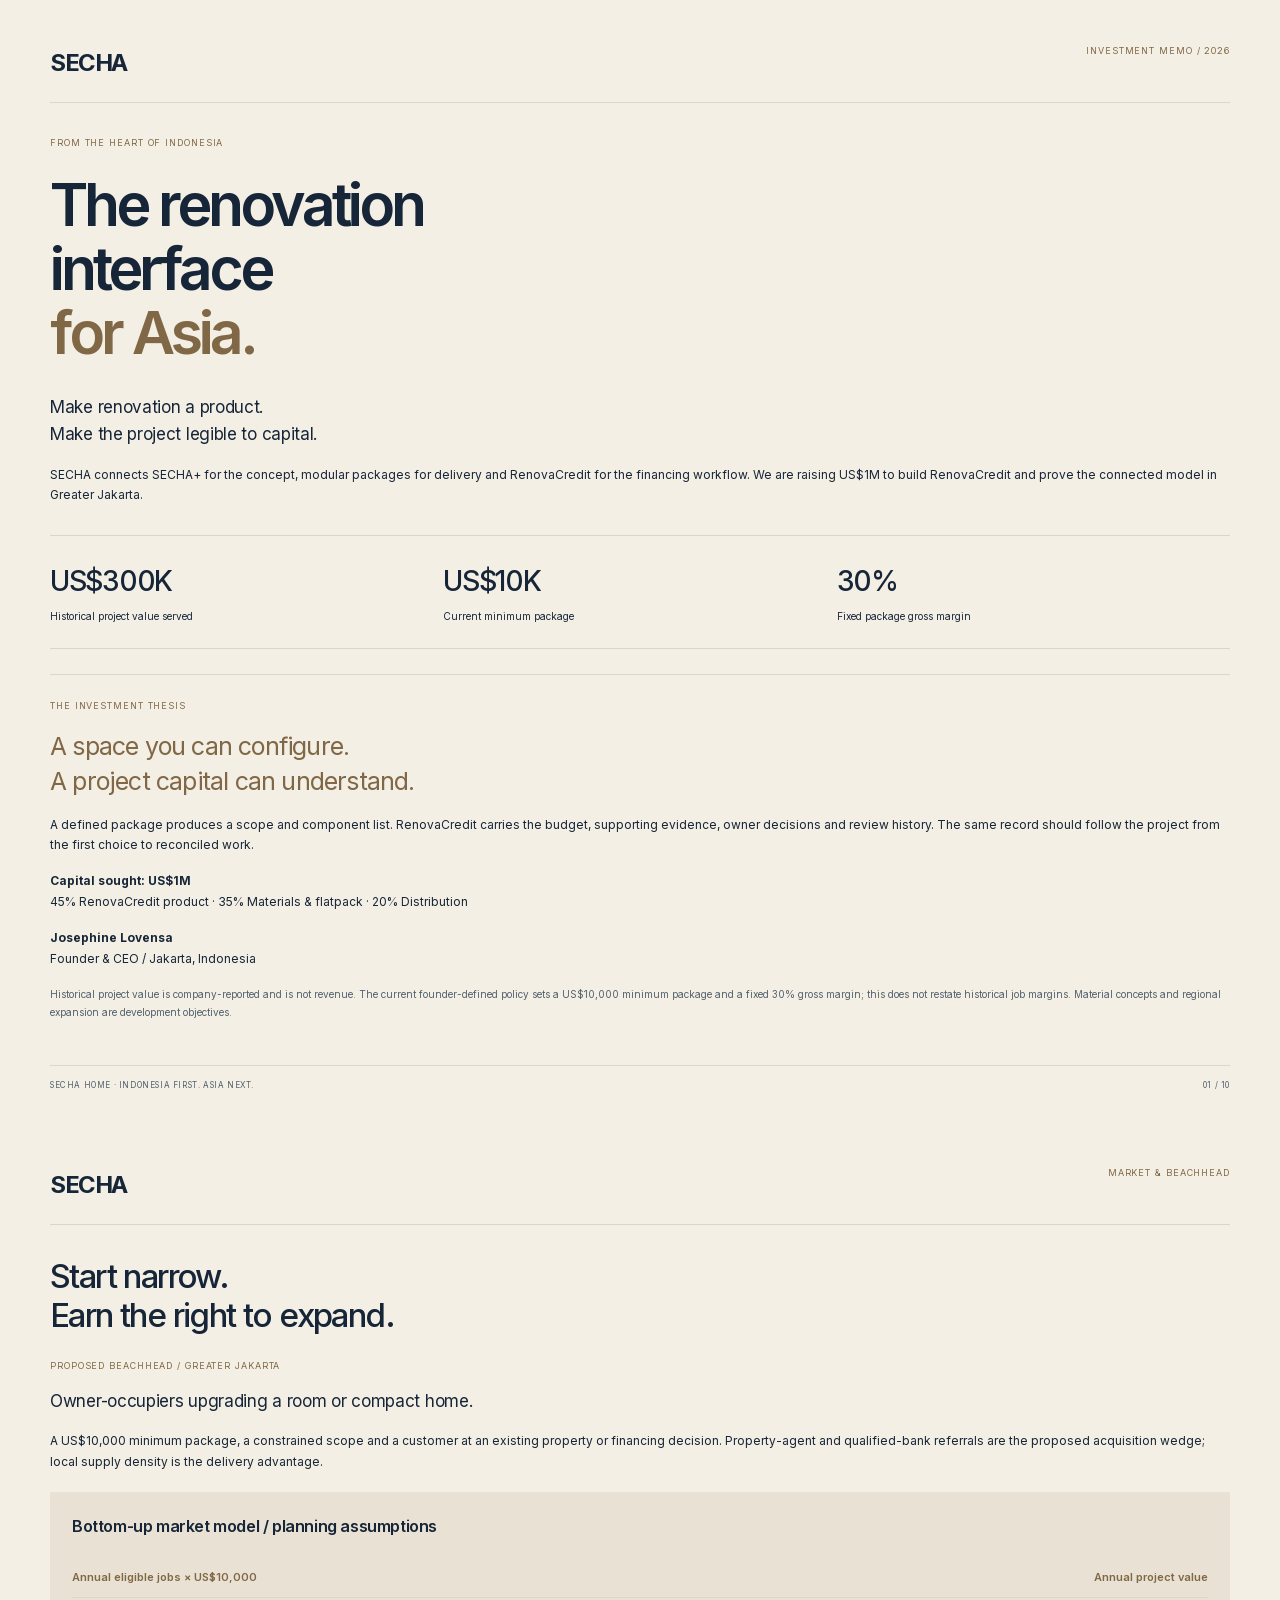
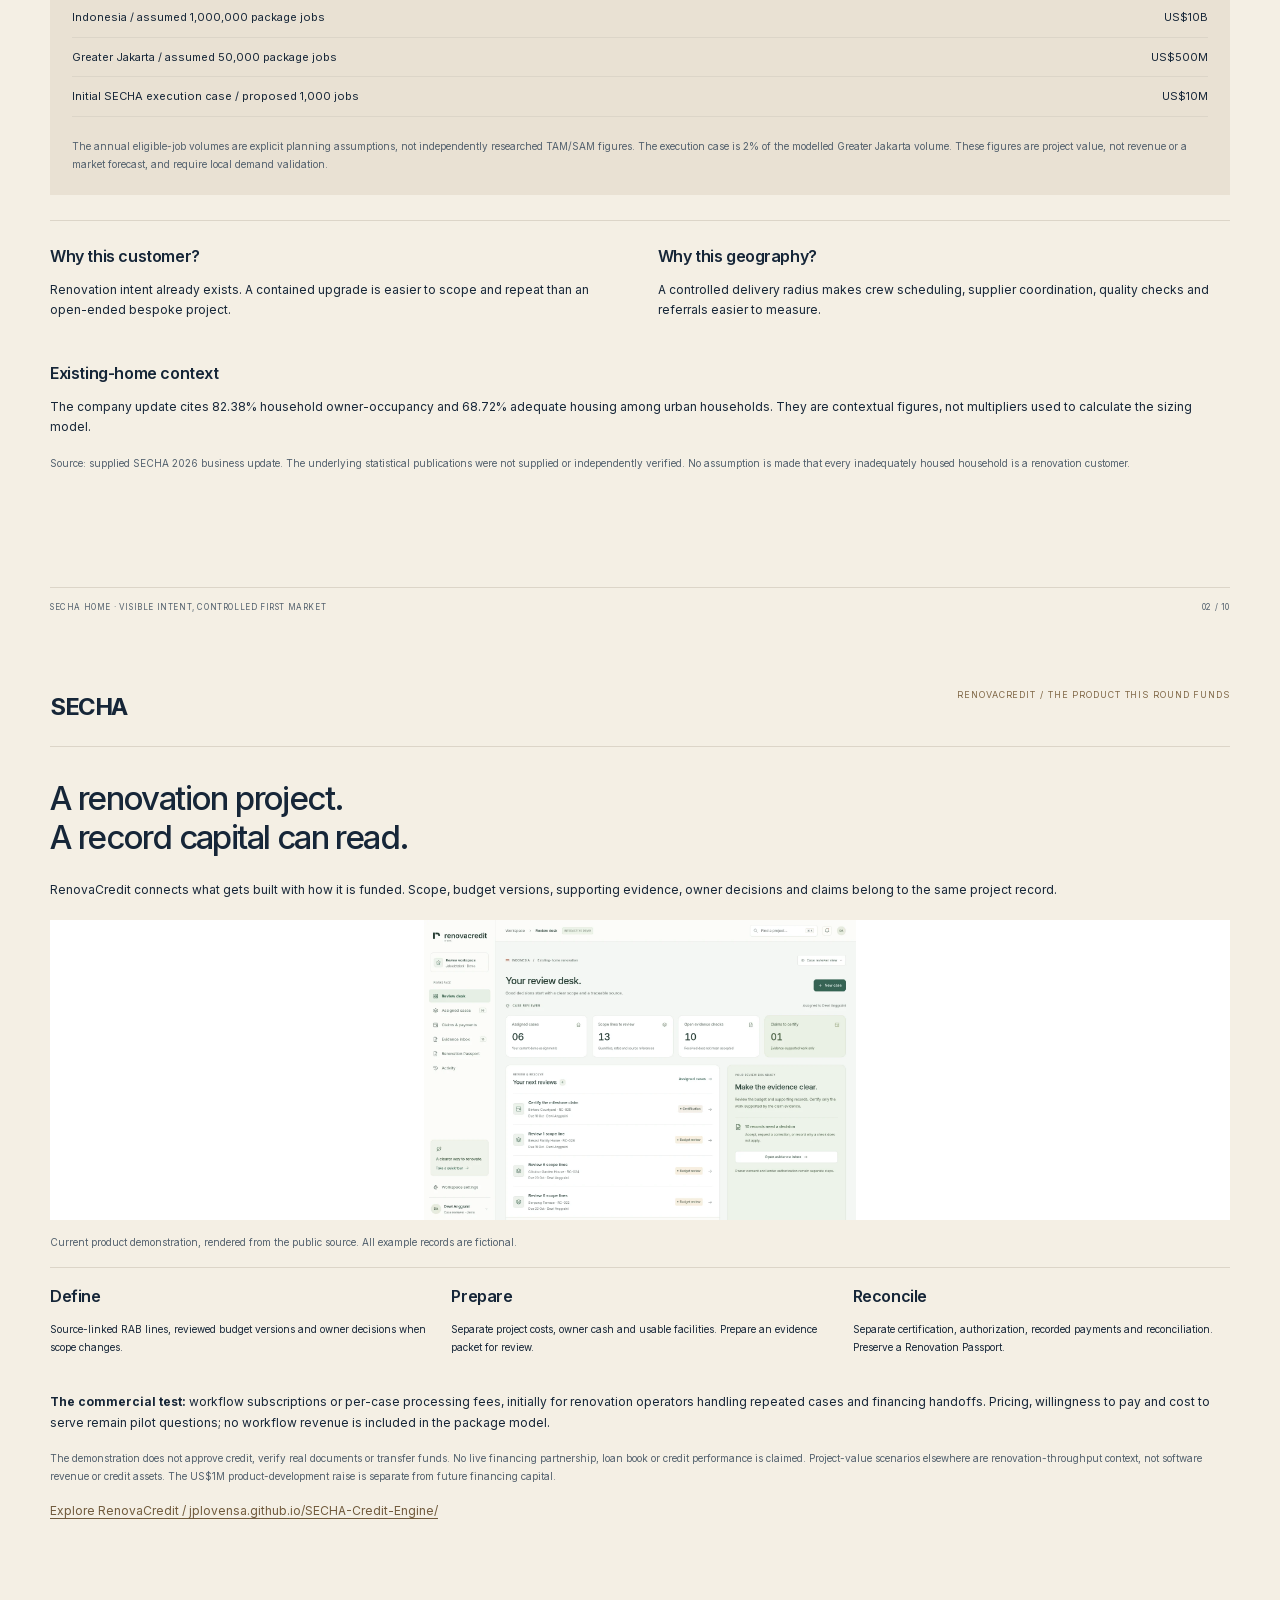
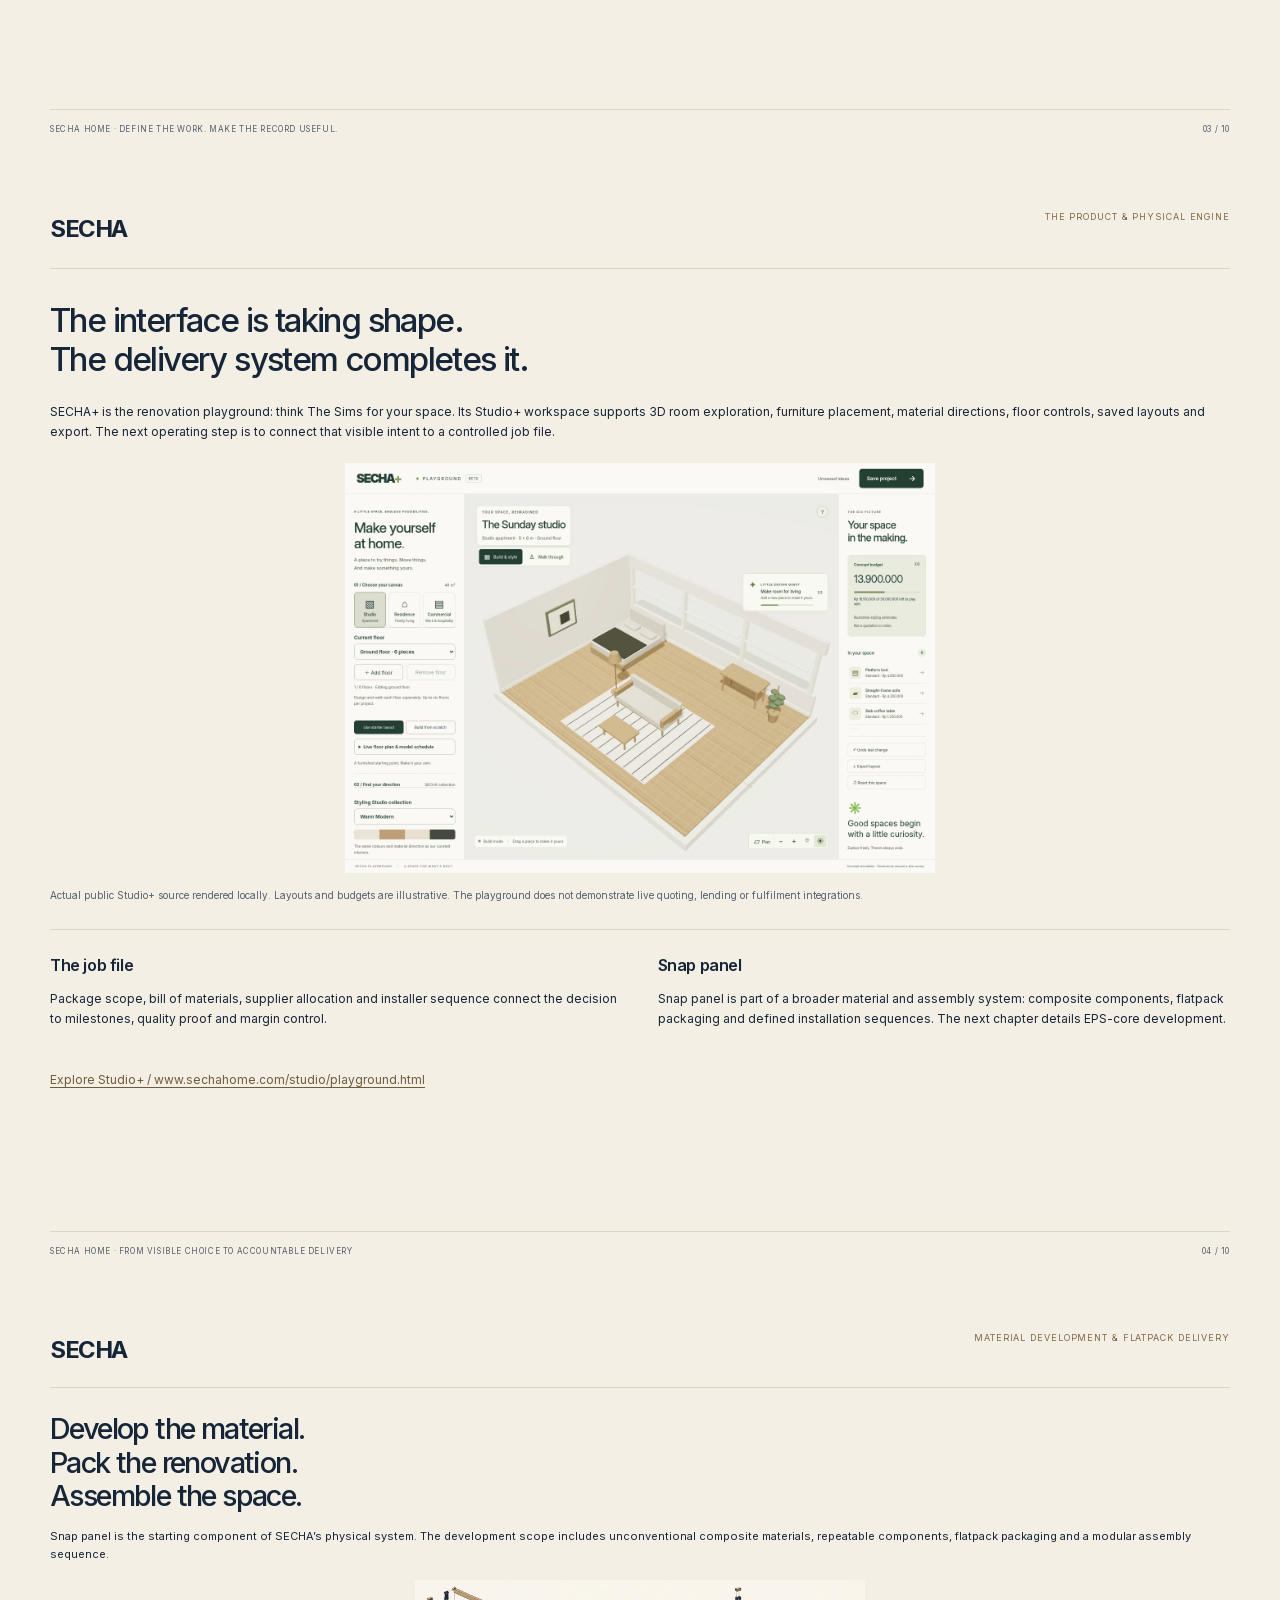
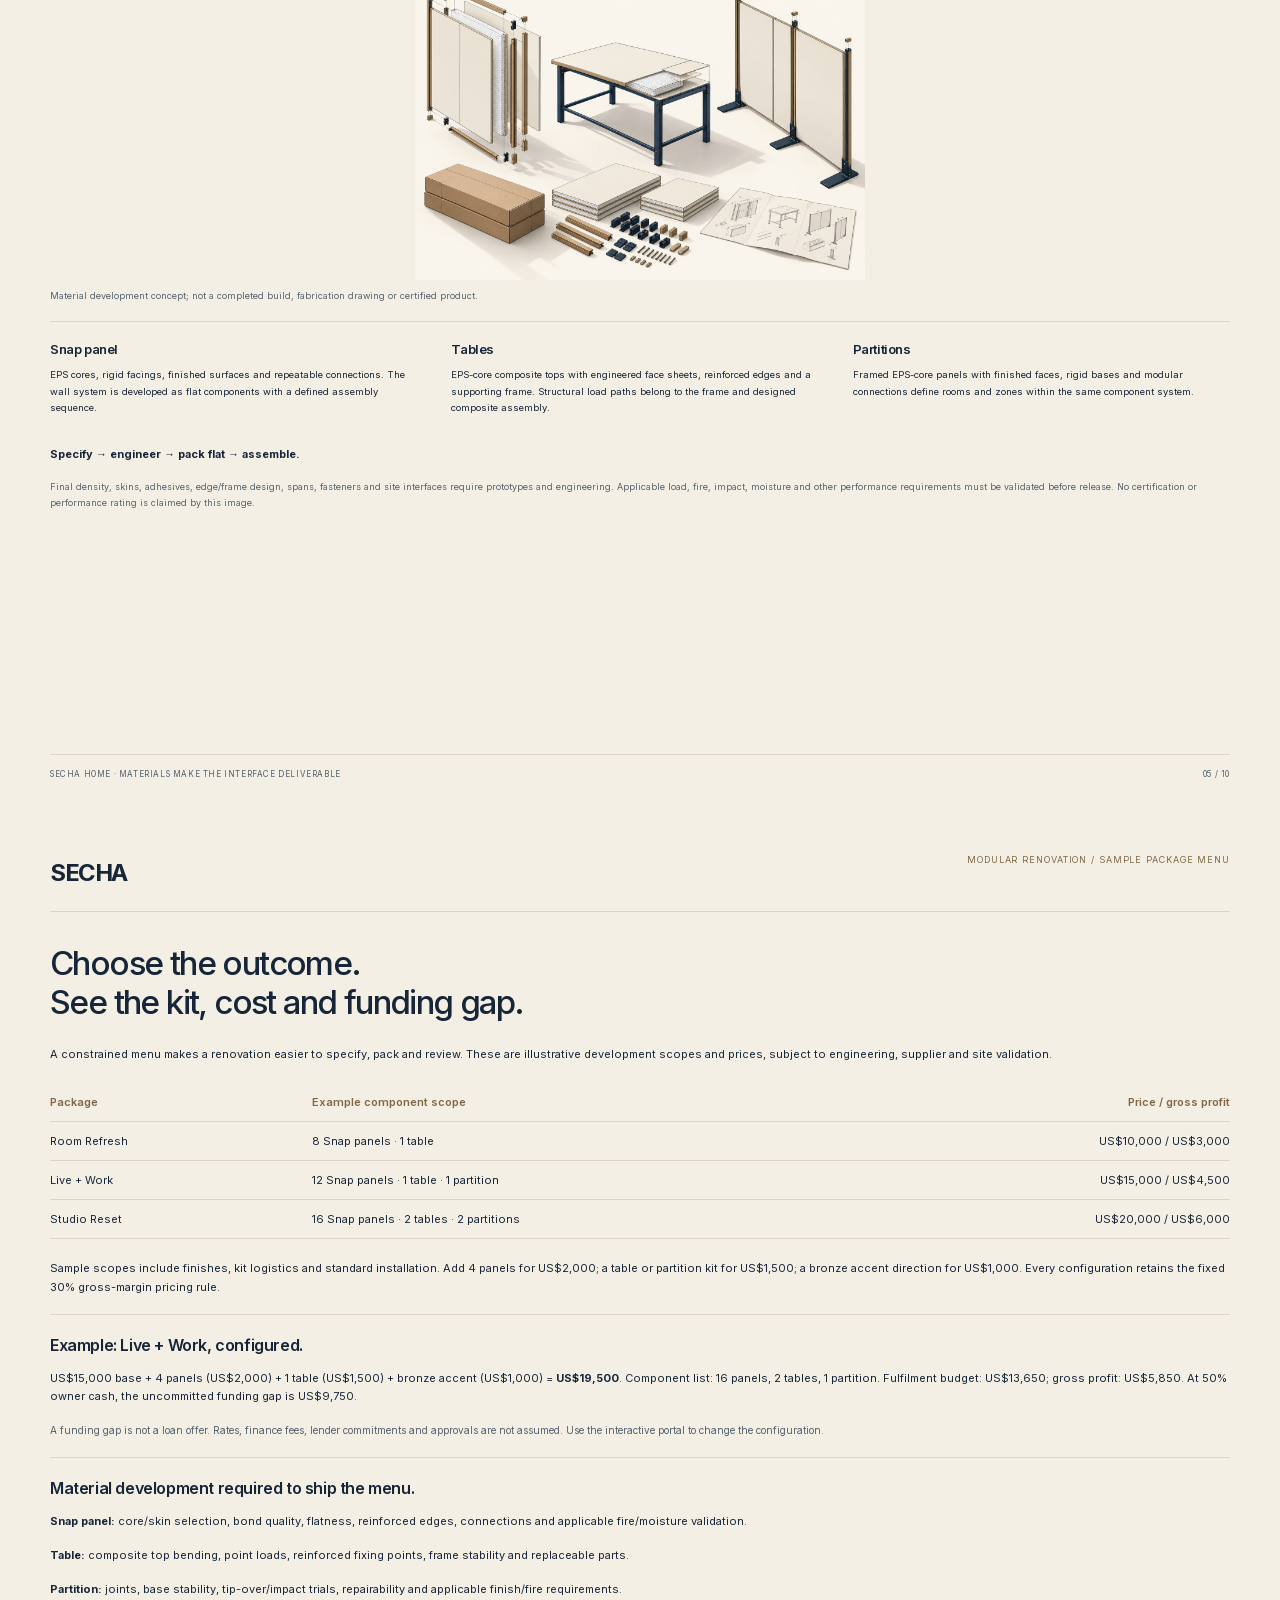
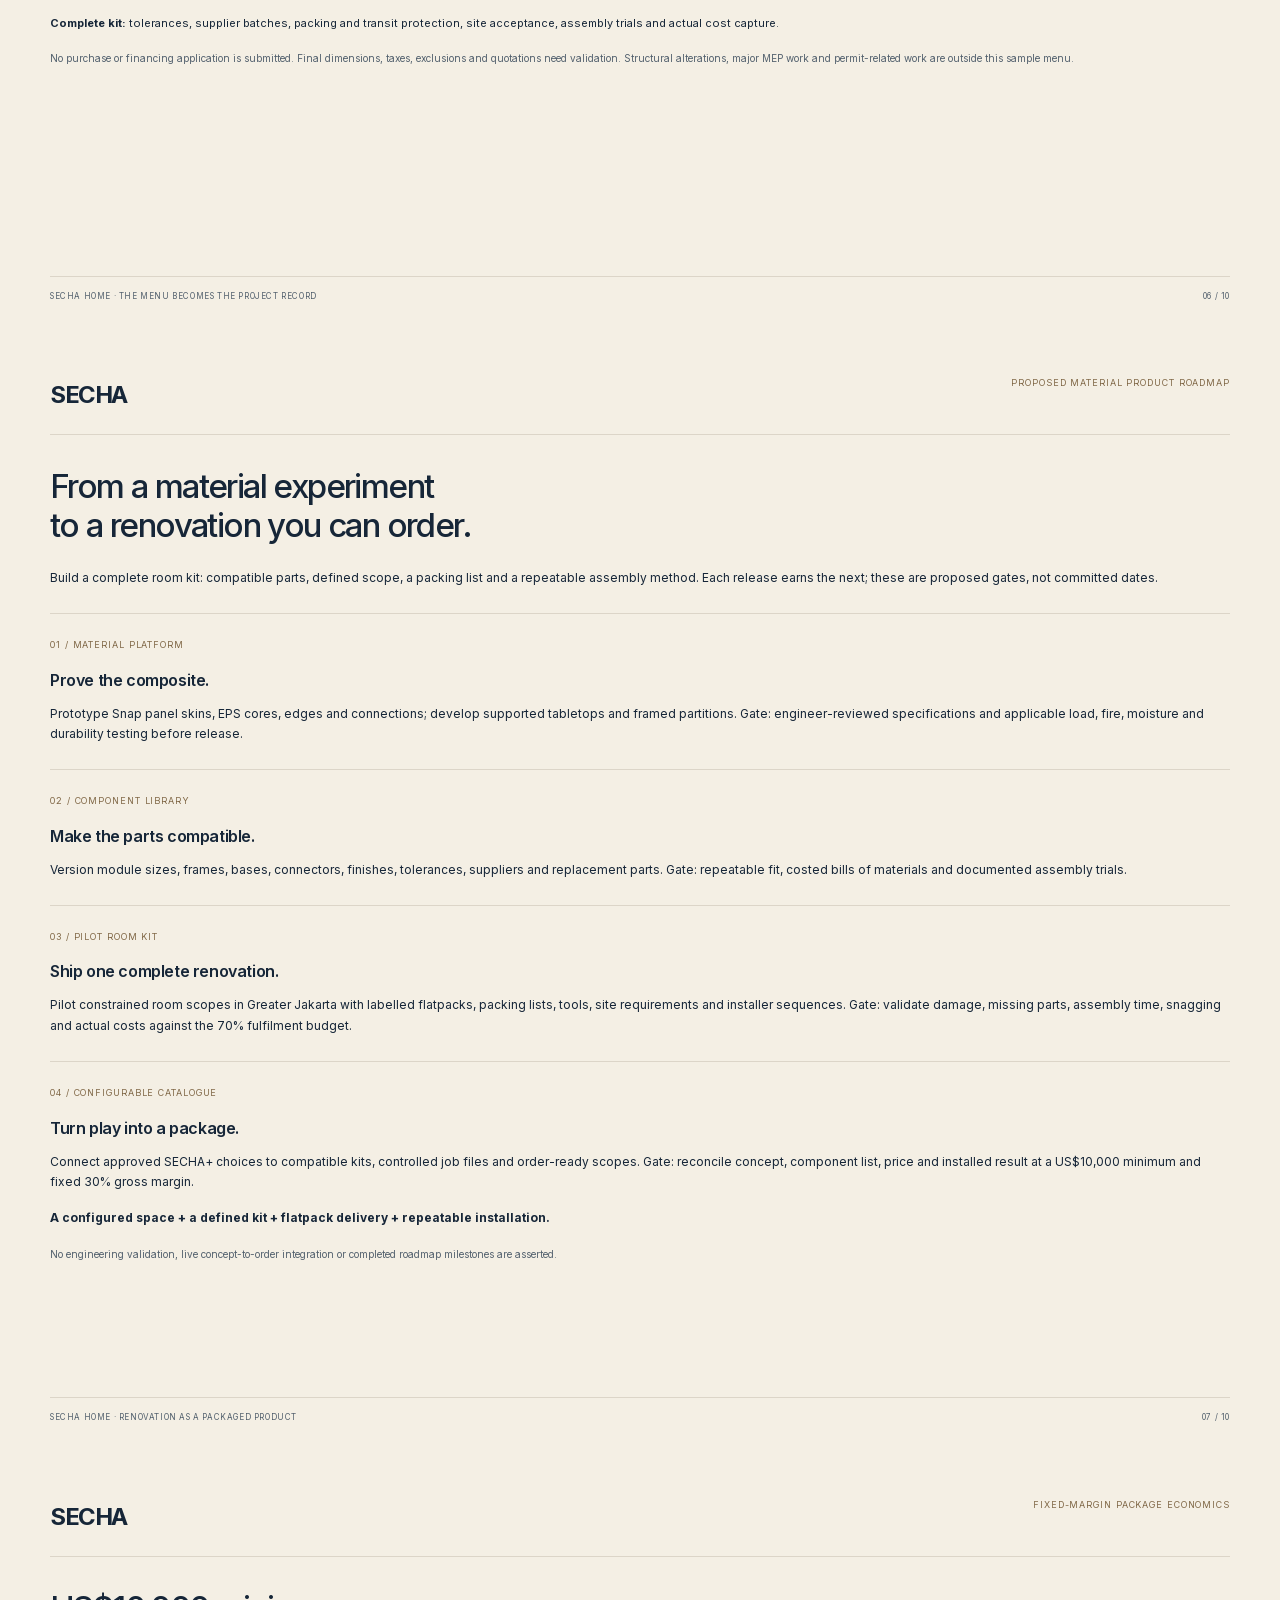
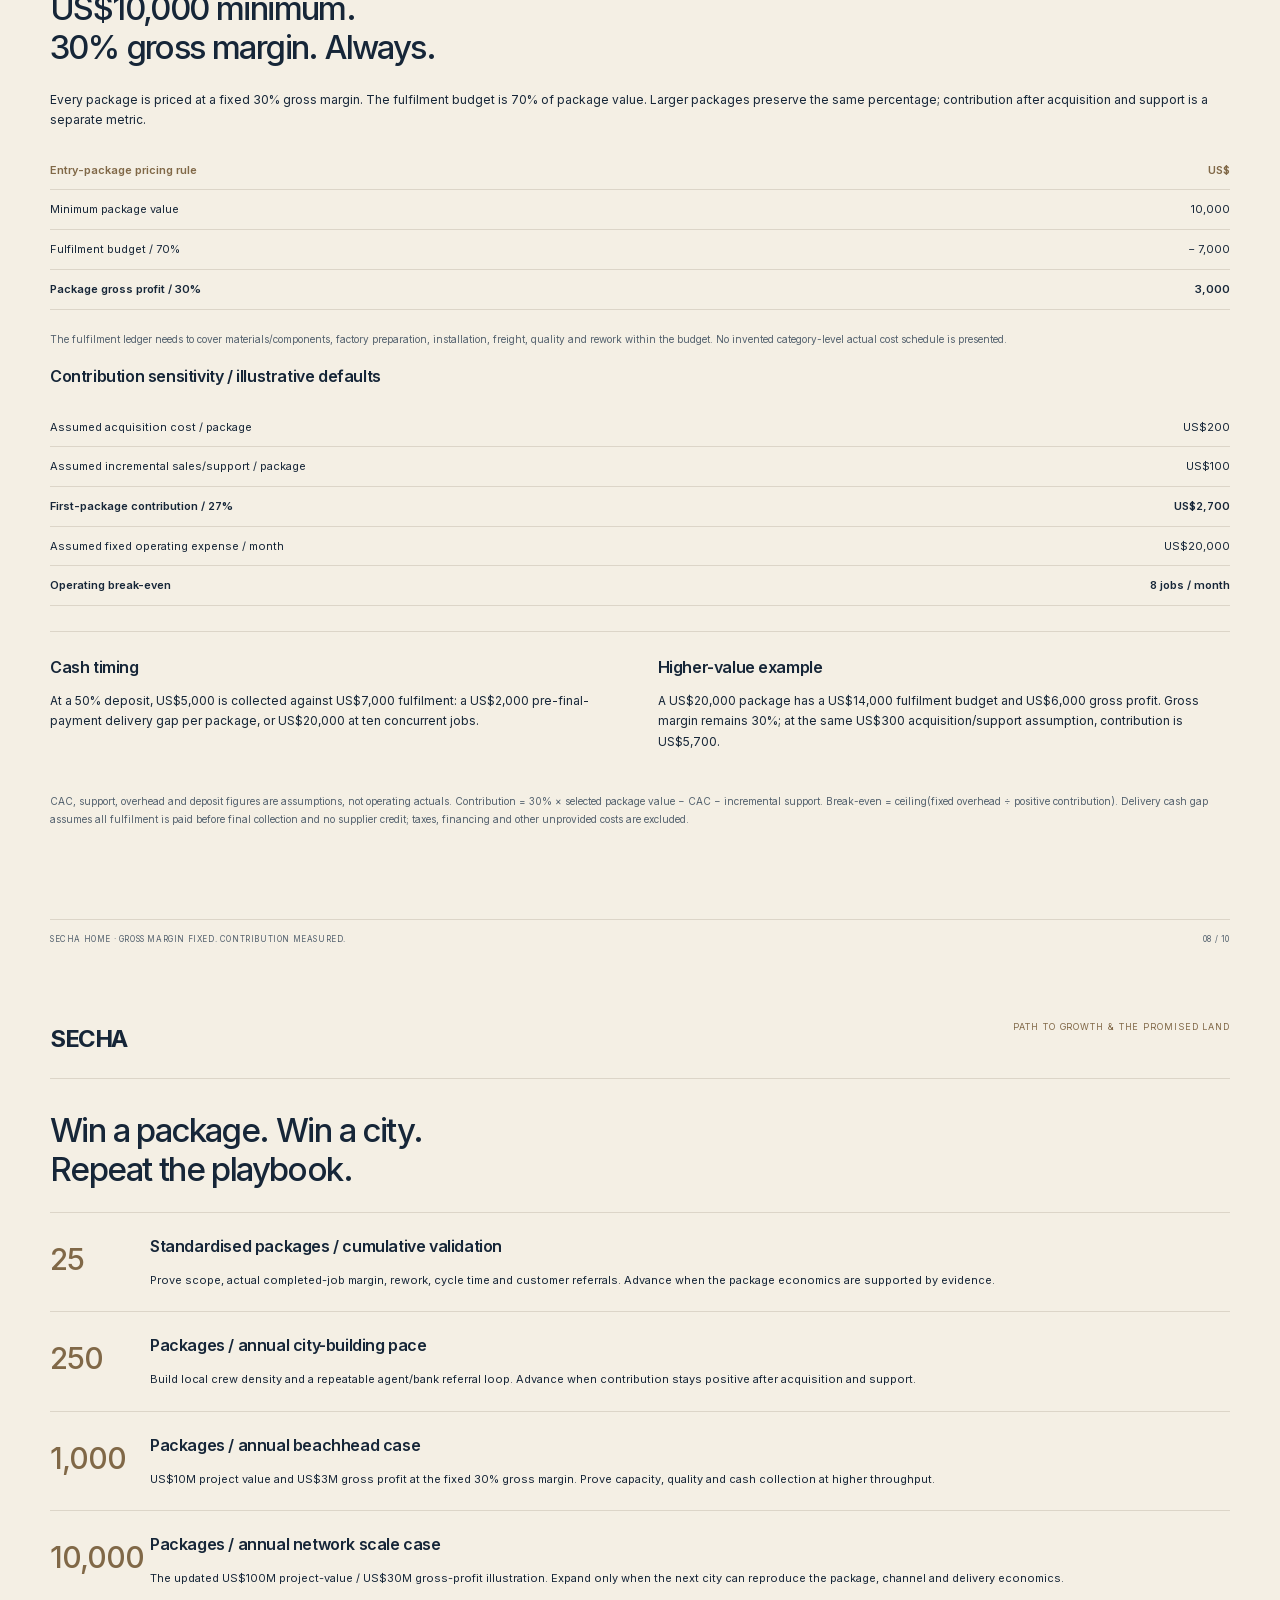
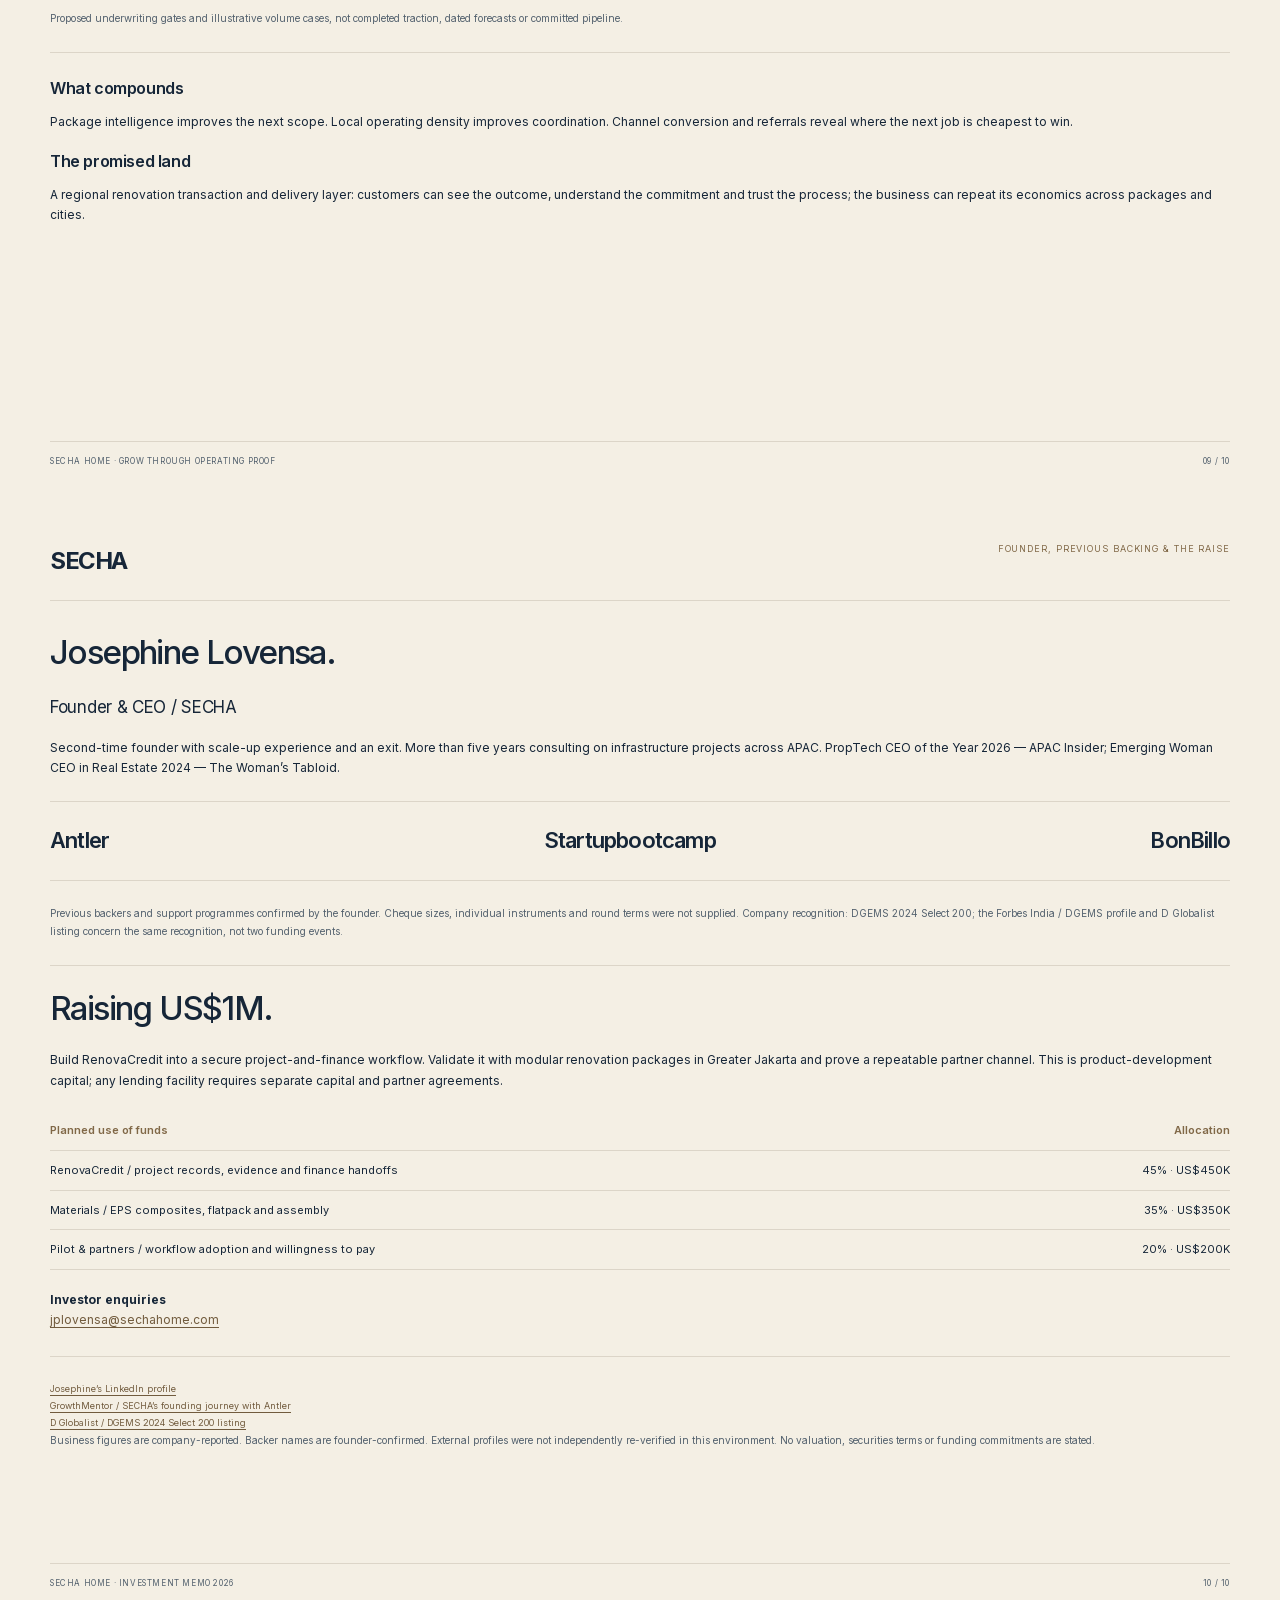
<file: docs/investor-brief.html>
<!doctype html>
<html lang="en">
  <head>
    <meta charset="utf-8" />
    <meta name="viewport" content="width=device-width, initial-scale=1" />
    <title>SECHA / RenovaCredit — Investment Memo 2026</title>
    <style>
      @font-face {
        font-family: Inter;
        src: url("../assets/fonts/inter-400-latin.woff2");
        font-weight: 400;
      }
      @font-face {
        font-family: Inter;
        src: url("../assets/fonts/inter-500-latin.woff2");
        font-weight: 500;
      }
      @font-face {
        font-family: Inter;
        src: url("../assets/fonts/inter-600-latin.woff2");
        font-weight: 600;
      }
      @font-face {
        font-family: Inter;
        src: url("../assets/fonts/inter-700-latin.woff2");
        font-weight: 700;
      }
      * {
        box-sizing: border-box;
      }
      body {
        margin: 0;
        background: #f4efe4;
        color: #162638;
        font:
          12px/1.7 Inter,
          Arial,
          sans-serif;
      }
      article {
        height: 1122px;
        padding: 43px 50px 65px;
        position: relative;
        break-after: page;
      }
      article:last-child {
        break-after: auto;
      }
      header {
        display: flex;
        justify-content: space-between;
        border-bottom: 1px solid #dcd5c8;
        padding-bottom: 18px;
        margin-bottom: 32px;
      }
      .brand {
        font-size: 24px;
        font-weight: 700;
        letter-spacing: -1.5px;
      }
      .label,
      .eyebrow {
        font-size: 9px;
        letter-spacing: 0.9px;
        color: #806847;
      }
      .eyebrow {
        display: block;
        margin-bottom: 15px;
      }
      h1 {
        font-size: 59px;
        line-height: 1.08;
        letter-spacing: -4px;
        font-weight: 600;
        margin: 23px 0 30px;
      }
      h1 em {
        font: inherit;
        color: #806847;
      }
      h2 {
        font-size: 33px;
        line-height: 1.2;
        letter-spacing: -1.6px;
        font-weight: 500;
        margin: 0 0 22px;
      }
      h3 {
        font-size: 16px;
        line-height: 1.5;
        font-weight: 600;
        letter-spacing: -0.4px;
        margin: 0 0 12px;
      }
      p {
        margin: 0 0 16px;
      }
      .intro {
        font-size: 17px;
        line-height: 1.6;
        letter-spacing: -0.3px;
      }
      .small {
        font-size: 10px;
        line-height: 1.8;
        color: #53616e;
      }
      .rule {
        border-top: 1px solid #dcd5c8;
        padding-top: 23px;
        margin-top: 25px;
      }
      .grid {
        display: grid;
        grid-template-columns: 1fr 1fr;
        gap: 35px;
        margin-bottom: 24px;
      }
      .stats {
        display: flex;
        border-top: 1px solid #dcd5c8;
        border-bottom: 1px solid #dcd5c8;
        padding: 22px 0;
        margin: 30px 0 22px;
      }
      .stats > div {
        flex: 1;
      }
      .stats strong {
        display: block;
        font-size: 28px;
        font-weight: 500;
        letter-spacing: -1.3px;
      }
      .stats span {
        font-size: 10px;
      }
      .quote {
        font-size: 25px;
        line-height: 1.4;
        letter-spacing: -0.8px;
        color: #806847;
      }
      .capture {
        display: block;
        width: 100%;
        max-height: 410px;
        object-fit: contain;
        margin: 20px 0 13px;
      }
      table {
        width: 100%;
        border-collapse: collapse;
        margin: 20px 0;
        font-size: 11px;
      }
      th,
      td {
        text-align: left;
        border-bottom: 1px solid #dcd5c8;
        font-weight: 400;
        padding: 10px 0;
        vertical-align: top;
      }
      th {
        font-weight: 600;
        color: #806847;
      }
      td:last-child,
      th:last-child {
        text-align: right;
      }
      td:first-child {
        padding-right: 20px;
      }
      .row-strong td {
        font-weight: 600;
      }
      .case {
        padding: 22px;
        background: #e9e1d3;
        margin: 20px 0;
      }
      .case p:last-child {
        margin-bottom: 0;
      }
      .milestone {
        display: grid;
        grid-template-columns: 75px 1fr;
        gap: 25px;
        border-top: 1px solid #dcd5c8;
        padding: 21px 0;
      }
      .milestone > strong {
        font-size: 30px;
        font-weight: 500;
        letter-spacing: -1px;
        color: #806847;
      }
      .milestone p {
        font-size: 11px;
        line-height: 1.85;
        margin: 8px 0 0;
      }
      .backers {
        display: flex;
        gap: 30px;
        justify-content: space-between;
        font-size: 22px;
        font-weight: 600;
        letter-spacing: -0.8px;
        padding: 20px 0;
        border-top: 1px solid #dcd5c8;
        border-bottom: 1px solid #dcd5c8;
        margin: 23px 0;
      }
      .links {
        font-size: 9px;
        line-height: 1.9;
      }
      a {
        color: #715b3d;
        text-underline-offset: 3px;
      }
      footer {
        position: absolute;
        bottom: 29px;
        left: 50px;
        right: 50px;
        border-top: 1px solid #dcd5c8;
        padding-top: 13px;
        display: flex;
        justify-content: space-between;
        font-size: 8px;
        letter-spacing: 0.6px;
        color: #53616e;
      }
      @page {
        size: A4;
        margin: 0;
      }
      .print-material-specs {
        display: grid;
        grid-template-columns: repeat(3, 1fr);
        gap: 24px;
        margin-bottom: 20px;
      }
      .print-material-specs h3 {
        font-size: 14px;
      }
      .print-material-specs p {
        font-size: 10px;
        line-height: 1.8;
      }
      .credit-print .capture {
        max-height: 300px;
        object-fit: contain;
        background: white;
      }
      .credit-print .rule {
        margin-top: 16px;
        padding-top: 16px;
      }
      .credit-print h3 {
        font-size: 16px;
      }
      .menu-print {
        font-size: 11px;
        line-height: 1.65;
      }
      .menu-print .rule {
        margin-top: 18px;
        padding-top: 18px;
      }
      .material-page {
        font-size: 11px;
        line-height: 1.6;
      }
      .material-page h2 {
        font-size: 29px;
        line-height: 1.15;
        margin-bottom: 16px;
      }
      .material-page header {
        margin-bottom: 24px;
      }
      .material-page .capture {
        max-height: 300px;
        margin: 12px 0 8px;
      }
      .material-page .rule {
        margin-top: 18px;
        padding-top: 18px;
      }
      .material-page .small {
        font-size: 9px;
        line-height: 1.7;
      }
      .material-page .print-material-specs h3 {
        font-size: 13px;
        margin-bottom: 8px;
      }
      .material-page .print-material-specs p {
        font-size: 9.5px;
        line-height: 1.7;
        margin-bottom: 10px;
      }
    </style>
  </head>
  <body>
    <article>
      <header>
        <span class="brand">SECHA</span
        ><span class="label">INVESTMENT MEMO / 2026</span>
      </header>
      <span class="eyebrow">FROM THE HEART OF INDONESIA</span>
      <h1>The renovation<br />interface<br /><em>for Asia.</em></h1>
      <p class="intro">
        Make renovation a product.<br />Make the project legible to capital.
      </p>
      <p>
        SECHA connects SECHA+ for the concept, modular packages for delivery and
        RenovaCredit for the financing workflow. We are raising US$1M to build
        RenovaCredit and prove the connected model in Greater Jakarta.
      </p>
      <div class="stats">
        <div>
          <strong>US$300K</strong><span>Historical project value served</span>
        </div>
        <div><strong>US$10K</strong><span>Current minimum package</span></div>
        <div><strong>30%</strong><span>Fixed package gross margin</span></div>
      </div>
      <div class="rule">
        <span class="eyebrow">THE INVESTMENT THESIS</span>
        <p class="quote">
          A space you can configure.<br />A project capital can understand.
        </p>
        <p>
          A defined package produces a scope and component list. RenovaCredit
          carries the budget, supporting evidence, owner decisions and review
          history. The same record should follow the project from the first
          choice to reconciled work.
        </p>
      </div>
      <p>
        <strong>Capital sought: US$1M</strong><br />45% RenovaCredit product ·
        35% Materials & flatpack · 20% Distribution
      </p>
      <p>
        <strong>Josephine Lovensa</strong><br />Founder & CEO / Jakarta,
        Indonesia
      </p>
      <p class="small">
        Historical project value is company-reported and is not revenue. The
        current founder-defined policy sets a US$10,000 minimum package and a
        fixed 30% gross margin; this does not restate historical job margins.
        Material concepts and regional expansion are development objectives.
      </p>
      <footer>
        <span>SECHA HOME · INDONESIA FIRST. ASIA NEXT.</span
        ><span>01 / 10</span>
      </footer>
    </article>
    <article>
      <header>
        <span class="brand">SECHA</span
        ><span class="label">MARKET & BEACHHEAD</span>
      </header>
      <h2>Start narrow.<br />Earn the right to expand.</h2>
      <span class="eyebrow">PROPOSED BEACHHEAD / GREATER JAKARTA</span>
      <p class="intro">Owner-occupiers upgrading a room or compact home.</p>
      <p>
        A US$10,000 minimum package, a constrained scope and a customer at an
        existing property or financing decision. Property-agent and
        qualified-bank referrals are the proposed acquisition wedge; local
        supply density is the delivery advantage.
      </p>
      <div class="case">
        <h3>Bottom-up market model / planning assumptions</h3>
        <table>
          <tr>
            <th>Annual eligible jobs × US$10,000</th>
            <th>Annual project value</th>
          </tr>
          <tr>
            <td>Indonesia / assumed 1,000,000 package jobs</td>
            <td>US$10B</td>
          </tr>
          <tr>
            <td>Greater Jakarta / assumed 50,000 package jobs</td>
            <td>US$500M</td>
          </tr>
          <tr>
            <td>Initial SECHA execution case / proposed 1,000 jobs</td>
            <td>US$10M</td>
          </tr>
        </table>
        <p class="small">
          The annual eligible-job volumes are explicit planning assumptions, not
          independently researched TAM/SAM figures. The execution case is 2% of
          the modelled Greater Jakarta volume. These figures are project value,
          not revenue or a market forecast, and require local demand validation.
        </p>
      </div>
      <div class="grid rule">
        <div>
          <h3>Why this customer?</h3>
          <p>
            Renovation intent already exists. A contained upgrade is easier to
            scope and repeat than an open-ended bespoke project.
          </p>
        </div>
        <div>
          <h3>Why this geography?</h3>
          <p>
            A controlled delivery radius makes crew scheduling, supplier
            coordination, quality checks and referrals easier to measure.
          </p>
        </div>
      </div>
      <h3>Existing-home context</h3>
      <p>
        The company update cites 82.38% household owner-occupancy and 68.72%
        adequate housing among urban households. They are contextual figures,
        not multipliers used to calculate the sizing model.
      </p>
      <p class="small">
        Source: supplied SECHA 2026 business update. The underlying statistical
        publications were not supplied or independently verified. No assumption
        is made that every inadequately housed household is a renovation
        customer.
      </p>
      <footer>
        <span>SECHA HOME · VISIBLE INTENT, CONTROLLED FIRST MARKET</span
        ><span>02 / 10</span>
      </footer>
    </article>

    <article class="credit-print">
      <header>
        <span class="brand">SECHA</span
        ><span class="label">RENOVACREDIT / THE PRODUCT THIS ROUND FUNDS</span>
      </header>
      <h2>A renovation project.<br />A record capital can read.</h2>
      <p>
        RenovaCredit connects what gets built with how it is funded. Scope,
        budget versions, supporting evidence, owner decisions and claims belong
        to the same project record.
      </p>
      <img
        class="capture"
        src="../assets/credit/renovacredit-workspace.webp"
        alt="RenovaCredit demonstration review desk with cases, evidence and funding gaps"
      />
      <p class="small">
        Current product demonstration, rendered from the public source. All
        example records are fictional.
      </p>
      <div class="print-material-specs rule">
        <div>
          <h3>Define</h3>
          <p>
            Source-linked RAB lines, reviewed budget versions and owner
            decisions when scope changes.
          </p>
        </div>
        <div>
          <h3>Prepare</h3>
          <p>
            Separate project costs, owner cash and usable facilities. Prepare an
            evidence packet for review.
          </p>
        </div>
        <div>
          <h3>Reconcile</h3>
          <p>
            Separate certification, authorization, recorded payments and
            reconciliation. Preserve a Renovation Passport.
          </p>
        </div>
      </div>
      <p>
        <strong>The commercial test:</strong> workflow subscriptions or per-case
        processing fees, initially for renovation operators handling repeated
        cases and financing handoffs. Pricing, willingness to pay and cost to
        serve remain pilot questions; no workflow revenue is included in the
        package model.
      </p>
      <p class="small">
        The demonstration does not approve credit, verify real documents or
        transfer funds. No live financing partnership, loan book or credit
        performance is claimed. Project-value scenarios elsewhere are
        renovation-throughput context, not software revenue or credit assets.
        The US$1M product-development raise is separate from future financing
        capital.
      </p>
      <a href="https://jplovensa.github.io/SECHA-Credit-Engine/"
        >Explore RenovaCredit / jplovensa.github.io/SECHA-Credit-Engine/</a
      >
      <footer>
        <span>SECHA HOME · DEFINE THE WORK. MAKE THE RECORD USEFUL.</span
        ><span>03 / 10</span>
      </footer>
    </article>
    <article>
      <header>
        <span class="brand">SECHA</span
        ><span class="label">THE PRODUCT & PHYSICAL ENGINE</span>
      </header>
      <h2>
        The interface is taking shape.<br />The delivery system completes it.
      </h2>
      <p>
        SECHA+ is the renovation playground: think The Sims for your space. Its
        Studio+ workspace supports 3D room exploration, furniture placement,
        material directions, floor controls, saved layouts and export. The next
        operating step is to connect that visible intent to a controlled job
        file.
      </p>
      <img
        class="capture"
        src="../assets/studio/playground-studio.webp"
        alt="Actual Studio+ source capture: 3D studio apartment, furniture controls and concept budget"
      />
      <p class="small">
        Actual public Studio+ source rendered locally. Layouts and budgets are
        illustrative. The playground does not demonstrate live quoting, lending
        or fulfilment integrations.
      </p>
      <div class="grid rule">
        <div>
          <h3>The job file</h3>
          <p>
            Package scope, bill of materials, supplier allocation and installer
            sequence connect the decision to milestones, quality proof and
            margin control.
          </p>
        </div>
        <div>
          <h3>Snap panel</h3>
          <p>
            Snap panel is part of a broader material and assembly system:
            composite components, flatpack packaging and defined installation
            sequences. The next chapter details EPS-core development.
          </p>
        </div>
      </div>
      <p>
        <a href="https://www.sechahome.com/studio/playground.html"
          >Explore Studio+ / www.sechahome.com/studio/playground.html</a
        >
      </p>
      <footer>
        <span>SECHA HOME · FROM VISIBLE CHOICE TO ACCOUNTABLE DELIVERY</span
        ><span>04 / 10</span>
      </footer>
    </article>
    <article class="material-page">
      <header>
        <span class="brand">SECHA</span
        ><span class="label">MATERIAL DEVELOPMENT & FLATPACK DELIVERY</span>
      </header>
      <h2>
        Develop the material.<br />Pack the renovation.<br />Assemble the space.
      </h2>
      <p>
        Snap panel is the starting component of SECHA’s physical system. The
        development scope includes unconventional composite materials,
        repeatable components, flatpack packaging and a modular assembly
        sequence.
      </p>
      <img
        class="capture"
        src="../assets/materials/snap-panel-sketchup-concept.png"
        alt="SketchUp-style exploded development concept showing EPS-core wall and partition panels, framed table, flatpack cartons and assembly hardware"
      />
      <p class="small">
        Material development concept; not a completed build, fabrication drawing
        or certified product.
      </p>
      <div class="print-material-specs rule">
        <div>
          <h3>Snap panel</h3>
          <p>
            EPS cores, rigid facings, finished surfaces and repeatable
            connections. The wall system is developed as flat components with a
            defined assembly sequence.
          </p>
        </div>
        <div>
          <h3>Tables</h3>
          <p>
            EPS-core composite tops with engineered face sheets, reinforced
            edges and a supporting frame. Structural load paths belong to the
            frame and designed composite assembly.
          </p>
        </div>
        <div>
          <h3>Partitions</h3>
          <p>
            Framed EPS-core panels with finished faces, rigid bases and modular
            connections define rooms and zones within the same component system.
          </p>
        </div>
      </div>
      <p><strong>Specify → engineer → pack flat → assemble.</strong></p>
      <p class="small">
        Final density, skins, adhesives, edge/frame design, spans, fasteners and
        site interfaces require prototypes and engineering. Applicable load,
        fire, impact, moisture and other performance requirements must be
        validated before release. No certification or performance rating is
        claimed by this image.
      </p>
      <footer>
        <span>SECHA HOME · MATERIALS MAKE THE INTERFACE DELIVERABLE</span
        ><span>05 / 10</span>
      </footer>
    </article>

    <article class="menu-print">
      <header>
        <span class="brand">SECHA</span
        ><span class="label">MODULAR RENOVATION / SAMPLE PACKAGE MENU</span>
      </header>
      <h2>Choose the outcome.<br />See the kit, cost and funding gap.</h2>
      <p>
        A constrained menu makes a renovation easier to specify, pack and
        review. These are illustrative development scopes and prices, subject to
        engineering, supplier and site validation.
      </p>
      <table>
        <tr>
          <th>Package</th>
          <th>Example component scope</th>
          <th>Price / gross profit</th>
        </tr>
        <tr>
          <td>Room Refresh</td>
          <td>8 Snap panels · 1 table</td>
          <td>US$10,000 / US$3,000</td>
        </tr>
        <tr>
          <td>Live + Work</td>
          <td>12 Snap panels · 1 table · 1 partition</td>
          <td>US$15,000 / US$4,500</td>
        </tr>
        <tr>
          <td>Studio Reset</td>
          <td>16 Snap panels · 2 tables · 2 partitions</td>
          <td>US$20,000 / US$6,000</td>
        </tr>
      </table>
      <p>
        Sample scopes include finishes, kit logistics and standard installation.
        Add 4 panels for US$2,000; a table or partition kit for US$1,500; a
        bronze accent direction for US$1,000. Every configuration retains the
        fixed 30% gross-margin pricing rule.
      </p>
      <div class="rule">
        <h3>Example: Live + Work, configured.</h3>
        <p>
          US$15,000 base + 4 panels (US$2,000) + 1 table (US$1,500) + bronze
          accent (US$1,000) = <strong>US$19,500</strong>. Component list: 16
          panels, 2 tables, 1 partition. Fulfilment budget: US$13,650; gross
          profit: US$5,850. At 50% owner cash, the uncommitted funding gap is
          US$9,750.
        </p>
        <p class="small">
          A funding gap is not a loan offer. Rates, finance fees, lender
          commitments and approvals are not assumed. Use the interactive portal
          to change the configuration.
        </p>
      </div>
      <div class="rule">
        <h3>Material development required to ship the menu.</h3>
        <p>
          <strong>Snap panel:</strong> core/skin selection, bond quality,
          flatness, reinforced edges, connections and applicable fire/moisture
          validation.
        </p>
        <p>
          <strong>Table:</strong> composite top bending, point loads, reinforced
          fixing points, frame stability and replaceable parts.
        </p>
        <p>
          <strong>Partition:</strong> joints, base stability, tip-over/impact
          trials, repairability and applicable finish/fire requirements.
        </p>
        <p>
          <strong>Complete kit:</strong> tolerances, supplier batches, packing
          and transit protection, site acceptance, assembly trials and actual
          cost capture.
        </p>
      </div>
      <p class="small">
        No purchase or financing application is submitted. Final dimensions,
        taxes, exclusions and quotations need validation. Structural
        alterations, major MEP work and permit-related work are outside this
        sample menu.
      </p>
      <footer>
        <span>SECHA HOME · THE MENU BECOMES THE PROJECT RECORD</span
        ><span>06 / 10</span>
      </footer>
    </article>
    <article>
      <header>
        <span class="brand">SECHA</span
        ><span class="label">PROPOSED MATERIAL PRODUCT ROADMAP</span>
      </header>
      <h2>From a material experiment<br />to a renovation you can order.</h2>
      <p>
        Build a complete room kit: compatible parts, defined scope, a packing
        list and a repeatable assembly method. Each release earns the next;
        these are proposed gates, not committed dates.
      </p>
      <div class="rule">
        <span class="eyebrow">01 / MATERIAL PLATFORM</span>
        <h3>Prove the composite.</h3>
        <p>
          Prototype Snap panel skins, EPS cores, edges and connections; develop
          supported tabletops and framed partitions. Gate: engineer-reviewed
          specifications and applicable load, fire, moisture and durability
          testing before release.
        </p>
      </div>
      <div class="rule">
        <span class="eyebrow">02 / COMPONENT LIBRARY</span>
        <h3>Make the parts compatible.</h3>
        <p>
          Version module sizes, frames, bases, connectors, finishes, tolerances,
          suppliers and replacement parts. Gate: repeatable fit, costed bills of
          materials and documented assembly trials.
        </p>
      </div>
      <div class="rule">
        <span class="eyebrow">03 / PILOT ROOM KIT</span>
        <h3>Ship one complete renovation.</h3>
        <p>
          Pilot constrained room scopes in Greater Jakarta with labelled
          flatpacks, packing lists, tools, site requirements and installer
          sequences. Gate: validate damage, missing parts, assembly time,
          snagging and actual costs against the 70% fulfilment budget.
        </p>
      </div>
      <div class="rule">
        <span class="eyebrow">04 / CONFIGURABLE CATALOGUE</span>
        <h3>Turn play into a package.</h3>
        <p>
          Connect approved SECHA+ choices to compatible kits, controlled job
          files and order-ready scopes. Gate: reconcile concept, component list,
          price and installed result at a US$10,000 minimum and fixed 30% gross
          margin.
        </p>
      </div>
      <p>
        <strong
          >A configured space + a defined kit + flatpack delivery + repeatable
          installation.</strong
        >
      </p>
      <p class="small">
        No engineering validation, live concept-to-order integration or
        completed roadmap milestones are asserted.
      </p>
      <footer>
        <span>SECHA HOME · RENOVATION AS A PACKAGED PRODUCT</span
        ><span>07 / 10</span>
      </footer>
    </article>
    <article>
      <header>
        <span class="brand">SECHA</span
        ><span class="label">FIXED-MARGIN PACKAGE ECONOMICS</span>
      </header>
      <h2>US$10,000 minimum.<br />30% gross margin. Always.</h2>
      <p>
        Every package is priced at a fixed 30% gross margin. The fulfilment
        budget is 70% of package value. Larger packages preserve the same
        percentage; contribution after acquisition and support is a separate
        metric.
      </p>
      <table>
        <tr>
          <th>Entry-package pricing rule</th>
          <th>US$</th>
        </tr>
        <tr>
          <td>Minimum package value</td>
          <td>10,000</td>
        </tr>
        <tr>
          <td>Fulfilment budget / 70%</td>
          <td>− 7,000</td>
        </tr>
        <tr class="row-strong">
          <td>Package gross profit / 30%</td>
          <td>3,000</td>
        </tr>
      </table>
      <p class="small">
        The fulfilment ledger needs to cover materials/components, factory
        preparation, installation, freight, quality and rework within the
        budget. No invented category-level actual cost schedule is presented.
      </p>
      <h3>Contribution sensitivity / illustrative defaults</h3>
      <table>
        <tr>
          <td>Assumed acquisition cost / package</td>
          <td>US$200</td>
        </tr>
        <tr>
          <td>Assumed incremental sales/support / package</td>
          <td>US$100</td>
        </tr>
        <tr class="row-strong">
          <td>First-package contribution / 27%</td>
          <td>US$2,700</td>
        </tr>
        <tr>
          <td>Assumed fixed operating expense / month</td>
          <td>US$20,000</td>
        </tr>
        <tr class="row-strong">
          <td>Operating break-even</td>
          <td>8 jobs / month</td>
        </tr>
      </table>
      <div class="grid rule">
        <div>
          <h3>Cash timing</h3>
          <p>
            At a 50% deposit, US$5,000 is collected against US$7,000 fulfilment:
            a US$2,000 pre-final-payment delivery gap per package, or US$20,000
            at ten concurrent jobs.
          </p>
        </div>
        <div>
          <h3>Higher-value example</h3>
          <p>
            A US$20,000 package has a US$14,000 fulfilment budget and US$6,000
            gross profit. Gross margin remains 30%; at the same US$300
            acquisition/support assumption, contribution is US$5,700.
          </p>
        </div>
      </div>
      <p class="small">
        CAC, support, overhead and deposit figures are assumptions, not
        operating actuals. Contribution = 30% × selected package value − CAC −
        incremental support. Break-even = ceiling(fixed overhead ÷ positive
        contribution). Delivery cash gap assumes all fulfilment is paid before
        final collection and no supplier credit; taxes, financing and other
        unprovided costs are excluded.
      </p>
      <footer>
        <span>SECHA HOME · GROSS MARGIN FIXED. CONTRIBUTION MEASURED.</span
        ><span>08 / 10</span>
      </footer>
    </article>
    <article>
      <header>
        <span class="brand">SECHA</span
        ><span class="label">PATH TO GROWTH & THE PROMISED LAND</span>
      </header>
      <h2>Win a package. Win a city.<br />Repeat the playbook.</h2>
      <div class="milestone">
        <strong>25</strong>
        <div>
          <h3>Standardised packages / cumulative validation</h3>
          <p>
            Prove scope, actual completed-job margin, rework, cycle time and
            customer referrals. Advance when the package economics are supported
            by evidence.
          </p>
        </div>
      </div>
      <div class="milestone">
        <strong>250</strong>
        <div>
          <h3>Packages / annual city-building pace</h3>
          <p>
            Build local crew density and a repeatable agent/bank referral loop.
            Advance when contribution stays positive after acquisition and
            support.
          </p>
        </div>
      </div>
      <div class="milestone">
        <strong>1,000</strong>
        <div>
          <h3>Packages / annual beachhead case</h3>
          <p>
            US$10M project value and US$3M gross profit at the fixed 30% gross
            margin. Prove capacity, quality and cash collection at higher
            throughput.
          </p>
        </div>
      </div>
      <div class="milestone">
        <strong>10,000</strong>
        <div>
          <h3>Packages / annual network scale case</h3>
          <p>
            The updated US$100M project-value / US$30M gross-profit
            illustration. Expand only when the next city can reproduce the
            package, channel and delivery economics.
          </p>
        </div>
      </div>
      <p class="small">
        Proposed underwriting gates and illustrative volume cases, not completed
        traction, dated forecasts or committed pipeline.
      </p>
      <div class="rule">
        <h3>What compounds</h3>
        <p>
          Package intelligence improves the next scope. Local operating density
          improves coordination. Channel conversion and referrals reveal where
          the next job is cheapest to win.
        </p>
        <h3>The promised land</h3>
        <p>
          A regional renovation transaction and delivery layer: customers can
          see the outcome, understand the commitment and trust the process; the
          business can repeat its economics across packages and cities.
        </p>
      </div>
      <footer>
        <span>SECHA HOME · GROW THROUGH OPERATING PROOF</span
        ><span>09 / 10</span>
      </footer>
    </article>
    <article>
      <header>
        <span class="brand">SECHA</span
        ><span class="label">FOUNDER, PREVIOUS BACKING & THE RAISE</span>
      </header>
      <h2>Josephine Lovensa.</h2>
      <p class="intro">Founder & CEO / SECHA</p>
      <p>
        Second-time founder with scale-up experience and an exit. More than five
        years consulting on infrastructure projects across APAC. PropTech CEO of
        the Year 2026 — APAC Insider; Emerging Woman CEO in Real Estate 2024 —
        The Woman’s Tabloid.
      </p>
      <div class="backers">
        <span>Antler</span><span>Startupbootcamp</span><span>BonBillo</span>
      </div>
      <p class="small">
        Previous backers and support programmes confirmed by the founder. Cheque
        sizes, individual instruments and round terms were not supplied. Company
        recognition: DGEMS 2024 Select 200; the Forbes India / DGEMS profile and
        D Globalist listing concern the same recognition, not two funding
        events.
      </p>
      <h2 class="rule">Raising US$1M.</h2>
      <p>
        Build RenovaCredit into a secure project-and-finance workflow. Validate
        it with modular renovation packages in Greater Jakarta and prove a
        repeatable partner channel. This is product-development capital; any
        lending facility requires separate capital and partner agreements.
      </p>
      <table>
        <tr>
          <th>Planned use of funds</th>
          <th>Allocation</th>
        </tr>
        <tr>
          <td>RenovaCredit / project records, evidence and finance handoffs</td>
          <td>45% · US$450K</td>
        </tr>
        <tr>
          <td>Materials / EPS composites, flatpack and assembly</td>
          <td>35% · US$350K</td>
        </tr>
        <tr>
          <td>Pilot & partners / workflow adoption and willingness to pay</td>
          <td>20% · US$200K</td>
        </tr>
      </table>
      <p>
        <strong>Investor enquiries</strong><br /><a
          href="mailto:jplovensa@sechahome.com"
          >jplovensa@sechahome.com</a
        >
      </p>
      <div class="links rule">
        <a href="https://www.linkedin.com/in/josephinepetralovensa/"
          >Josephine’s LinkedIn profile</a
        ><br /><a
          href="https://www.growthmentor.com/startup-accelerators/antler/secha-home/"
          >GrowthMentor / SECHA’s founding journey with Antler</a
        ><br /><a
          href="https://www.dglobalist.com/dgems-2024-s200-cohort?4311a1a2_page=4"
          >D Globalist / DGEMS 2024 Select 200 listing</a
        >
      </div>
      <p class="small">
        Business figures are company-reported. Backer names are
        founder-confirmed. External profiles were not independently re-verified
        in this environment. No valuation, securities terms or funding
        commitments are stated.
      </p>
      <footer>
        <span>SECHA HOME · INVESTMENT MEMO 2026</span><span>10 / 10</span>
      </footer>
    </article>
  </body>
</html>
</file>
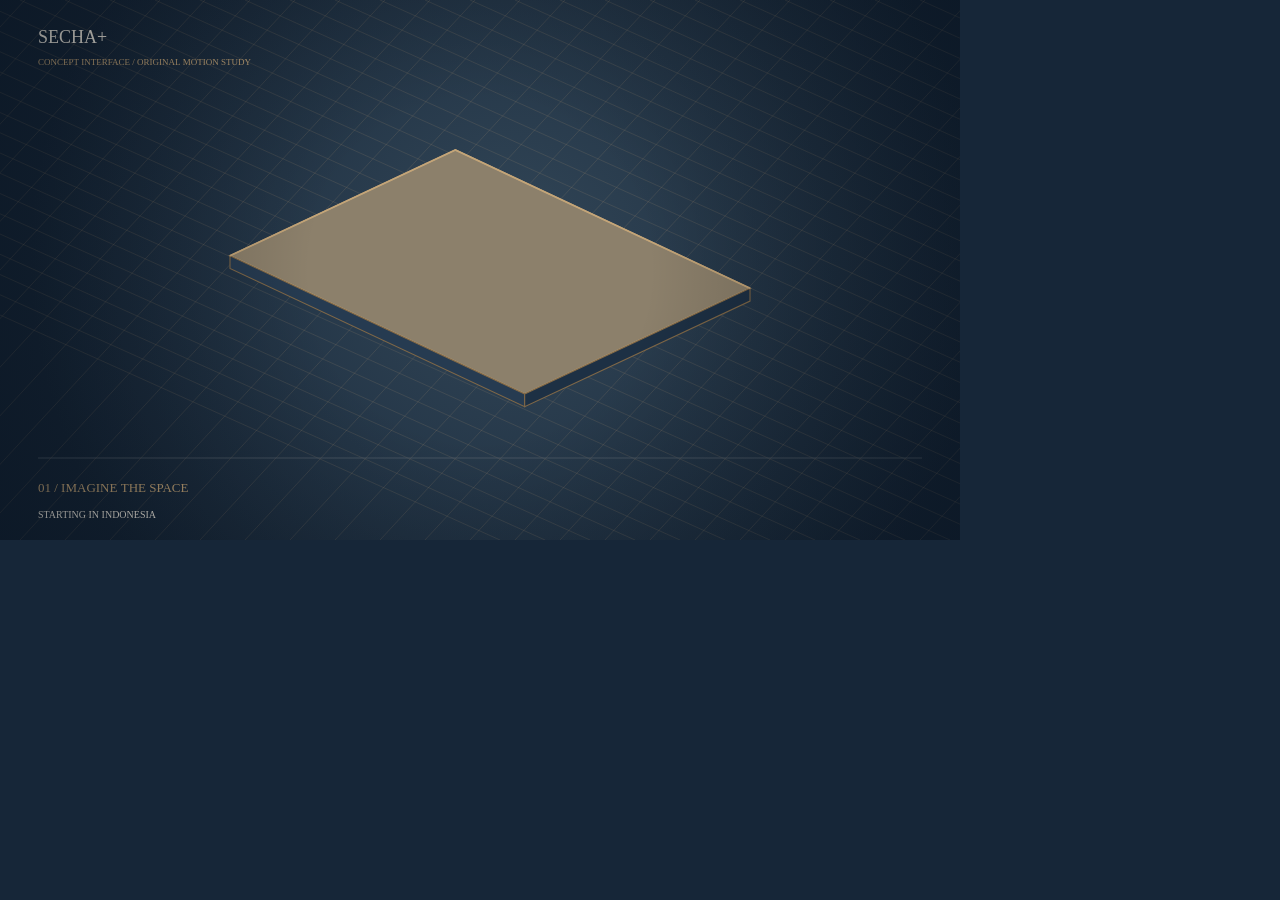
<file: scripts/opening-scene.html>
<!doctype html>
<html>
  <head>
    <meta charset="utf-8" />
    <style>
      @font-face {
        font-family: Inter;
        src: url("../assets/fonts/inter-500-latin.woff2");
      }
      body {
        margin: 0;
        background: #162638;
      }
      canvas {
        display: block;
      }
    </style>
  </head>
  <body>
    <canvas width="960" height="540"></canvas>
    <script>
      const c = document.querySelector("canvas"),
        g = c.getContext("2d");
      const ivory = "#f4efe4",
        bronze = "#c4a578",
        navy = "#162638";
      const ease = (x) => {
        x = Math.max(0, Math.min(1, x));
        return x * x * (3 - 2 * x);
      };
      function line(points, color = bronze, width = 1, fill = null) {
        g.beginPath();
        points.forEach((p, i) => (i ? g.lineTo(...p) : g.moveTo(...p)));
        if (fill) {
          g.closePath();
          g.fillStyle = fill;
          g.fill();
        }
        g.strokeStyle = color;
        g.lineWidth = width;
        g.stroke();
      }
      function text(s, x, y, size = 12, color = ivory) {
        g.fillStyle = color;
        g.font = `500 ${size}px Inter`;
        g.fillText(s, x, y);
      }
      function box(x, y, w, h, fill, stroke = bronze) {
        g.fillStyle = fill;
        g.fillRect(x, y, w, h);
        g.strokeStyle = stroke;
        g.lineWidth = 1;
        g.strokeRect(x, y, w, h);
      }
      const iso = (x, y, z = 0) => [
        490 + (x - y) * 0.81,
        265 + (x + y) * 0.38 - z,
      ];
      function slab(x, y, w, d, z, h, fill) {
        line(
          [
            iso(x, y, z),
            iso(x + w, y, z),
            iso(x + w, y + d, z),
            iso(x, y + d, z),
          ],
          bronze,
          1.3,
          fill,
        );
        line(
          [
            iso(x, y + d, z),
            iso(x + w, y + d, z),
            iso(x + w, y + d, z - h),
            iso(x, y + d, z - h),
          ],
          "#806847",
          1,
          "#263b51",
        );
        line(
          [
            iso(x + w, y, z),
            iso(x + w, y + d, z),
            iso(x + w, y + d, z - h),
            iso(x + w, y, z - h),
          ],
          "#806847",
          1,
          "#1d3044",
        );
      }
      window.render = (t) => {
        g.globalAlpha = 1;
        g.setTransform(1, 0, 0, 1, 0, 0);
        g.fillStyle = navy;
        g.fillRect(0, 0, 960, 540);
        let glow = g.createRadialGradient(510, 260, 5, 510, 260, 480);
        glow.addColorStop(0, "#324657");
        glow.addColorStop(1, navy);
        g.fillStyle = glow;
        g.fillRect(0, 0, 960, 540);
        // A slowly travelling drafting grid anchors the continuous camera move.
        g.globalAlpha = 0.14;
        for (let x = -700; x < 1100; x += 45) {
          line(
            [
              [x + t * 4, 540],
              [x + 500 + t * 4, 0],
            ],
            "#c4a578",
          );
          line(
            [
              [x - t * 4, 0],
              [x + 1200 - t * 4, 540],
            ],
            "#c4a578",
          );
        }
        g.globalAlpha = 1;
        const end = ease((t - 6) / 1.2),
          build = ease((t - 0.4) / 1.8),
          ui = ease((t - 2.4) / 0.6);
        text("SECHA+", 38, 43, 18);
        text("CONCEPT INTERFACE / ORIGINAL MOTION STUDY", 38, 65, 9, bronze);
        text(
          t < 2.7
            ? "01 / IMAGINE THE SPACE"
            : t < 6
              ? "02 / MAKE EVERY CHOICE VISIBLE"
              : "03 / PACKAGE THE RENOVATION",
          38,
          492,
          13,
          bronze,
        );
        text(
          t < 2.7
            ? "STARTING IN INDONESIA"
            : t < 6
              ? "LAYOUT  /  MATERIAL  /  COMPONENT"
              : "ONE KIT. A REPEATABLE SYSTEM.",
          38,
          518,
          10,
        );
        g.save();
        g.translate(-end * 80, 8 - Math.sin(t * 0.4) * 5);
        g.translate(490, 280);
        g.scale(1.07 + t * 0.006 - end * 0.19, 1.07 + t * 0.006 - end * 0.19);
        g.translate(-490, -280);
        slab(-170, -130, 340, 260, 0, 12, "#8c806b");
        // The room draws up from its plan. No furniture-assembly footage is used.
        let h = 125 * build;
        line(
          [
            iso(-170, 130),
            iso(-170, -130),
            iso(170, -130),
            iso(170, -130, h),
            iso(-170, -130, h),
            iso(-170, 130, h),
          ],
          bronze,
          1.5,
          "#344454",
        );
        line([iso(-170, -130, h), iso(-170, -130)], bronze);
        g.globalAlpha = build;
        for (let x = -155; x < 165; x += 55)
          line([iso(x, -129, 3), iso(x, -129, h - 5)], "#8e9a9f", 0.6);
        const furniture = ease((t - 1.1) / 1.3);
        g.globalAlpha = furniture;
        slab(-118, -60, 106, 55, 39 * furniture, 28, "#d1c4ae");
        slab(-118, -90, 106, 24, 62 * furniture, 40, "#ddd3c1");
        slab(
          35,
          -55,
          78,
          52,
          49 * furniture,
          7,
          t > 4.2 ? "#c4a578" : "#e5e0d6",
        );
        for (const [x, y] of [
          [39, -51],
          [104, -51],
          [39, -12],
          [104, -12],
        ])
          line([iso(x, y, 43 * furniture), iso(x, y)], ivory, 2);
        slab(10, 69, 105, 8, 90 * furniture, 86, "#cbbda5");
        g.globalAlpha = ui;
        line(
          [
            iso(24, -66, 56),
            iso(124, -66, 56),
            iso(124, 8, 56),
            iso(24, 8, 56),
            iso(24, -66, 56),
          ],
          ivory,
          1.8,
        );
        let pointer = iso(100, -25, 56);
        g.fillStyle = ivory;
        g.beginPath();
        g.moveTo(pointer[0] + Math.sin(t * 2) * 5, pointer[1]);
        g.lineTo(pointer[0] + 12, pointer[1] + 18);
        g.lineTo(pointer[0] + 15, pointer[1] + 8);
        g.closePath();
        g.fill();
        g.restore();
        g.globalAlpha = ui * (1 - end);
        box(690, 120, 224, 227, "#1b2e40", "#64717b");
        text("YOUR ROOM, YOUR RULES.", 706, 148, 11);
        text("MATERIAL EXPLORER", 706, 179, 9, bronze);
        ["#eee5d5", "#c4a578", "#596a66", "#233b4c"].forEach((color, i) =>
          box(
            706 + i * 46,
            193,
            34,
            34,
            color,
            t > 4.2 && i === 1 ? ivory : "#61717d",
          ),
        );
        text("SNAP PANEL", 706, 258, 13);
        text("EPS CORE / RIGID FACES", 706, 281, 9, bronze);
        box(706, 304, 191, 26, bronze);
        text("ADD TO CONCEPT", 739, 322, 10, navy);
        g.globalAlpha = end;
        box(656, 120, 258, 253, "#1b2e40", "#a18966");
        text("RENOVATION / PACKAGED", 675, 148, 12);
        ["SNAP PANEL", "TABLE SYSTEM", "PARTITION", "CONNECTION KIT"].forEach(
          (s, i) => {
            text("0" + (i + 1), 675, 184 + i * 36, 10, bronze);
            text(s, 707, 184 + i * 36, 11);
            line(
              [
                [675, 195 + i * 36],
                [894, 195 + i * 36],
              ],
              "#3f5160",
            );
          },
        );
        text("CONFIGURE → SPECIFY → PACK", 675, 350, 10, bronze);
        // Geographic ambition is typographic, without suggesting live regional coverage.
        g.globalAlpha = ease((t - 7.1) / 0.6);
        text("INDONESIA", 55, 148, 12, bronze);
        line(
          [
            [55, 166],
            [180, 166],
          ],
          bronze,
          1.5,
        );
        text("ASIA", 55, 218, 43);
        text("THE RENOVATION", 55, 246, 11);
        text("INTERFACE", 55, 265, 11);
        g.globalAlpha = 1;
        line(
          [
            [38, 458],
            [922, 458],
          ],
          "#53616a",
          0.7,
        );
        line(
          [
            [38, 458],
            [38 + 884 * Math.min(t / 9, 1), 458],
          ],
          bronze,
          1.5,
        );
        // Restrained edge vignette and cinematic letterboxing.
        let v = g.createRadialGradient(480, 270, 170, 480, 270, 580);
        v.addColorStop(0, "#00000000");
        v.addColorStop(1, "#020b1680");
        g.fillStyle = v;
        g.fillRect(0, 0, 960, 540);
      };
      window.render(0);
    </script>
  </body>
</html>
</file>
<file: styles.css>
@font-face {
  font-family: Inter;
  src: url("assets/fonts/inter-400-latin.woff2") format("woff2");
  font-weight: 400;
  font-style: normal;
  font-display: swap;
}
@font-face {
  font-family: Inter;
  src: url("assets/fonts/inter-500-latin.woff2") format("woff2");
  font-weight: 500;
  font-style: normal;
  font-display: swap;
}
@font-face {
  font-family: Inter;
  src: url("assets/fonts/inter-600-latin.woff2") format("woff2");
  font-weight: 600;
  font-style: normal;
  font-display: swap;
}
@font-face {
  font-family: Inter;
  src: url("assets/fonts/inter-700-latin.woff2") format("woff2");
  font-weight: 700;
  font-style: normal;
  font-display: swap;
}
@font-face {
  font-family: Inter;
  src: url("assets/fonts/inter-800-latin.woff2") format("woff2");
  font-weight: 800;
  font-style: normal;
  font-display: swap;
}
:root {
  --navy: #162638;
  --paper: #f4efe4;
  --white: #fffdf9;
  --bronze: #806847;
  --accent: #c4a578;
  --ink: #162638;
  --muted: #b7c0c9;
  --line: #3b4958;
  --paper-line: #dcd5c8;
  --font: Inter, Arial, sans-serif;
  --mono: Inter, Arial, sans-serif;
}
* {
  box-sizing: border-box;
}
html {
  scroll-behavior: smooth;
  scroll-padding-top: 110px;
}
body {
  margin: 0;
  background: var(--navy);
  color: var(--paper);
  font: 400 15px/1.65 var(--font);
  -webkit-font-smoothing: antialiased;
}
body:has(dialog[open]) {
  overflow: hidden;
}
h1,
h2,
h3,
p,
figure {
  margin: 0;
}
a {
  color: inherit;
  text-decoration: none;
}
button,
input,
select {
  font: inherit;
  color: inherit;
}
button {
  cursor: pointer;
}
img {
  display: block;
  max-width: 100%;
  height: auto;
}
a,
button,
input,
summary {
  -webkit-tap-highlight-color: transparent;
}
a:focus-visible,
button:focus-visible,
input:focus-visible,
summary:focus-visible,
[tabindex]:focus-visible {
  outline: 2px solid var(--accent);
  outline-offset: 5px;
}
.light-section :focus-visible,
.memo-cover :focus-visible,
.studio-evidence :focus-visible,
dialog:not(.opening) :focus-visible {
  outline-color: var(--bronze);
}
::selection {
  background: var(--accent);
  color: var(--navy);
}
[hidden] {
  display: none !important;
}
.container {
  width: min(1328px, calc(100% - 112px));
  margin-inline: auto;
}
.mono,
.eyebrow {
  font-family: var(--font);
  font-size: 10px;
  letter-spacing: 0.12em;
  font-weight: 600;
}
.eyebrow {
  color: var(--accent);
  display: block;
}
.section-space {
  padding-block: 96px;
}
.section-kicker {
  display: flex;
  justify-content: space-between;
  gap: 25px;
  margin-bottom: 42px;
  color: #bcc5ce;
}
.section-heading {
  display: grid;
  grid-template-columns: 1.15fr 1fr;
  gap: 85px;
  align-items: end;
  margin-bottom: 45px;
}
h2 {
  font-size: clamp(34px, 3.4vw, 49px);
  font-weight: 500;
  line-height: 1.16;
  letter-spacing: -0.055em;
}
.section-heading > p {
  font-size: 14px;
  color: var(--muted);
  max-width: 440px;
  line-height: 1.9;
}
.light-section,
.memo-cover {
  background: var(--paper);
  color: var(--ink);
}
.light-section .section-kicker,
.light-section .eyebrow {
  color: var(--bronze);
}
.light-section .section-heading > p {
  color: #53616e;
}
.section-note,
.product-disclosure {
  font-size: 11px;
  line-height: 1.85;
  color: var(--muted);
  margin-top: 25px;
  max-width: 1050px;
}
.light-section .section-note {
  color: #53616e;
}
.icon {
  width: 16px;
  height: 16px;
  display: inline-block;
  vertical-align: middle;
  flex-shrink: 0;
}
.button {
  display: inline-flex;
  align-items: center;
  justify-content: space-between;
  gap: 25px;
  border: 1px solid transparent;
  padding: 16px 22px;
  font-size: 12px;
  font-weight: 600;
  line-height: 1.5;
  transition:
    background 0.2s,
    transform 0.2s;
}
.button:hover {
  transform: translateY(-2px);
}
.button-accent {
  background: var(--accent);
  color: var(--navy);
}
.button-accent:hover {
  background: #d1b78e;
}
.button-dark {
  background: var(--navy);
  color: var(--paper);
}
.button-dark:hover {
  background: #29435d;
}
.button-dark .icon {
  filter: invert(100%);
}
.text-link {
  background: none;
  border: 0;
  border-bottom: 1px solid #8f9dab;
  padding: 0 0 5px;
  display: inline-flex;
  align-items: center;
  gap: 18px;
  font-size: 12px;
  line-height: 1.65;
}
.text-link:hover {
  color: var(--accent);
}
.text-link .icon {
  filter: invert(90%);
  width: 14px;
  height: 14px;
}
.light-section .text-link {
  border-color: var(--bronze);
  color: var(--ink);
}
.light-section .text-link .icon {
  filter: none;
}
.site-header {
  height: 88px;
  padding-inline: 56px;
  background: var(--navy);
  border-bottom: 1px solid var(--line);
  position: sticky;
  top: 0;
  z-index: 20;
  display: flex;
  justify-content: space-between;
  align-items: center;
}
.wordmark {
  display: inline-flex;
  align-items: flex-start;
  gap: 9px;
  font-size: 29px;
  font-weight: 800;
  letter-spacing: -1.8px;
  line-height: 1;
}
.wordmark > span {
  font-size: 8px;
  font-weight: 500;
  letter-spacing: 0.15em;
  margin-top: 5px;
}
.site-header nav {
  display: flex;
  gap: 28px;
}
.site-header nav a {
  color: #b9c3cc;
  font-size: 12px;
  position: relative;
}
.site-header nav a:hover,
.site-header nav a[aria-current] {
  color: var(--paper);
}
.site-header nav a[aria-current]:after {
  content: "";
  position: absolute;
  bottom: -11px;
  left: calc(50% - 2px);
  width: 4px;
  height: 4px;
  border-radius: 50%;
  background: var(--accent);
}
.header-contact {
  border: 1px solid #7e8b97;
  background: none;
  padding: 12px 17px;
  font-size: 12px;
  display: flex;
  gap: 24px;
  align-items: center;
}
.header-contact .icon {
  filter: invert(90%);
  width: 14px;
  height: 14px;
}
.header-contact:hover {
  border-color: var(--accent);
}
.menu-toggle {
  display: none;
}
.memo-topline {
  display: flex;
  justify-content: space-between;
  gap: 25px;
  padding: 28px 0;
  border-bottom: 1px solid var(--paper-line);
  font-size: 9px;
  color: var(--bronze);
}
.memo-cover-grid {
  display: grid;
  grid-template-columns: 1.3fr 0.85fr;
  gap: 85px;
  padding: 62px 0;
}
.memo-cover .eyebrow {
  color: var(--bronze);
}
.memo-cover h1 {
  font-size: clamp(55px, 5.4vw, 79px);
  font-weight: 600;
  letter-spacing: -0.075em;
  line-height: 1.07;
  margin: 25px 0 28px;
}
.memo-cover h1 em {
  font: inherit;
  color: var(--bronze);
}
.memo-deck {
  font-size: 19px;
  letter-spacing: -0.03em;
  line-height: 1.6;
  margin-bottom: 16px;
}
.memo-intro {
  font-size: 14px;
  line-height: 1.9;
  color: #53616e;
  max-width: 470px;
}
.hero-actions {
  display: flex;
  align-items: center;
  gap: 25px;
  flex-wrap: wrap;
  margin-top: 30px;
}
.film-replay {
  font-size: 11px;
  color: #4b5b69;
  border-color: var(--bronze);
}
.film-replay .icon {
  filter: none;
}
.memo-summary {
  border-left: 1px solid var(--paper-line);
  padding-left: 32px;
  align-self: start;
}
.memo-edition {
  display: flex;
  justify-content: space-between;
  color: var(--bronze);
  font-size: 9px;
}
.memo-abstract {
  font-size: 21px;
  letter-spacing: -0.04em;
  line-height: 1.6;
  margin: 24px 0;
}
.memo-data {
  margin: 0 0 23px;
}
.memo-data > div {
  display: flex;
  justify-content: space-between;
  gap: 15px;
  border-top: 1px solid var(--paper-line);
  padding: 10px 0;
  font-size: 10px;
}
.memo-data dt {
  color: #53616e;
}
.memo-data dd {
  margin: 0;
  font-weight: 600;
}
.memo-summary h2 {
  font-size: 9px;
  letter-spacing: 0.1em;
  line-height: 1.6;
  color: var(--bronze);
  margin-bottom: 10px;
}
.memo-index {
  list-style: none;
  padding: 0;
  margin: 0;
  font-size: 11px;
  display: grid;
  grid-template-columns: 1fr 1fr;
  gap: 3px 15px;
}
.memo-index a {
  display: flex;
  gap: 10px;
  padding: 7px 0;
  line-height: 1.5;
}
.memo-index a:hover {
  text-decoration: underline;
  text-underline-offset: 4px;
}
.memo-index span {
  font-size: 9px;
  font-weight: 500;
  color: var(--bronze);
  padding-top: 2px;
  min-width: 13px;
}
.memo-download {
  border-top: 1px solid var(--paper-line);
  padding-top: 17px;
  margin-top: 22px;
  display: flex;
  justify-content: space-between;
  align-items: center;
  gap: 20px;
  font-size: 11px;
}
.traction-strip {
  border-top: 1px solid var(--paper-line);
  border-bottom: 1px solid var(--paper-line);
  display: grid;
  grid-template-columns: 1fr 1fr 1fr 0.9fr;
  padding: 30px 0;
}
.traction-strip > div {
  border-right: 1px solid var(--paper-line);
  padding: 0 25px;
  display: flex;
  flex-direction: column;
}
.traction-strip > div:first-child {
  padding-left: 0;
}
.metric {
  font-size: 40px;
  letter-spacing: -0.065em;
  line-height: 1.2;
  margin-bottom: 11px;
}
.metric > span {
  font-size: 25px;
}
.traction-strip > div > span:not(.metric):not(.metric-note) {
  font-size: 12px;
  color: #53616e;
}
.metric-note {
  font-size: 8px;
  line-height: 1.8;
  margin-top: 13px;
  color: var(--bronze);
  letter-spacing: 0.07em;
}
.traction-strip > p {
  padding-left: 25px;
  font-size: 15px;
  color: #53616e;
  line-height: 1.6;
}
.traction-strip > p strong {
  color: var(--ink);
  font-weight: 500;
}
.source-note {
  font-size: 10px;
  line-height: 1.8;
  color: #53616e;
  margin-top: 14px;
  padding-bottom: 28px;
}
.manifesto-section {
  background: #1d3045;
}
.manifesto-grid {
  display: grid;
  grid-template-columns: 1fr 1fr;
  gap: 95px;
}
.manifesto-title-block h2 {
  font-size: 46px;
  line-height: 1.18;
  margin: 25px 0 35px;
  letter-spacing: -0.055em;
}
.manifesto-title-block h2 em {
  font: inherit;
  color: var(--accent);
}
.manifesto-signature {
  font-size: 11px;
  line-height: 1.85;
  color: #c0c9d1;
}
.manifesto-signature strong {
  display: block;
  font-size: 17px;
  margin-top: 13px;
  color: var(--paper);
  font-weight: 500;
}
.manifesto-signature .mono {
  display: block;
  font-size: 8px;
  margin-top: 5px;
}
.manifesto-body > p {
  font-size: 13px;
  line-height: 1.95;
  color: #c0c9d1;
  margin-bottom: 21px;
}
.manifesto-body .manifesto-lead {
  font-size: 21px;
  line-height: 1.65;
  letter-spacing: -0.025em;
  color: var(--paper);
}
.conviction {
  border-top: 1px solid #4d5b6b;
  padding: 19px 0;
  display: flex;
  gap: 22px;
}
.conviction > .mono {
  color: var(--accent);
  min-width: 20px;
  padding-top: 4px;
}
.conviction h3 {
  font-size: 15px;
  font-weight: 500;
}
.conviction p {
  font-size: 12px;
  color: #c0c9d1;
  line-height: 1.85;
  margin-top: 5px;
}
.possibility-grid,
.problem-grid {
  display: grid;
  grid-template-columns: repeat(3, minmax(0, 1fr));
  gap: 40px;
}
.possibility-grid article,
.problem-grid article {
  border-top: 1px solid var(--paper-line);
  padding-top: 23px;
}
.possibility-grid .mono,
.small-number {
  color: var(--bronze);
  font-size: 9px;
}
.possibility-grid h3,
.problem-grid h3 {
  font-size: 20px;
  line-height: 1.4;
  font-weight: 500;
  letter-spacing: -0.03em;
  margin: 25px 0 13px;
}
.possibility-grid p,
.problem-grid p {
  font-size: 13px;
  color: #53616e;
  line-height: 1.9;
}
.promised-land + .light-section {
  border-top: 1px solid var(--paper-line);
}
.shift {
  display: flex;
  justify-content: space-between;
  align-items: center;
  gap: 8px;
  border-top: 1px solid var(--paper-line);
  padding-top: 16px;
  margin-top: 25px;
  font-size: 10px;
  color: #53616e;
}
.shift strong {
  font-weight: 600;
  color: var(--ink);
}
.shift .icon {
  width: 13px;
  height: 13px;
}
.beachhead {
  display: grid;
  grid-template-columns: 1fr 1fr;
  gap: 65px;
  background: #21364d;
  padding: 38px;
}
.beachhead h3 {
  font-size: 29px;
  line-height: 1.3;
  letter-spacing: -0.04em;
  font-weight: 500;
  margin: 20px 0;
}
.beachhead p {
  color: #bfc9d3;
  font-size: 13px;
  max-width: 420px;
  line-height: 1.9;
}
.beachhead dl {
  margin: 0;
  align-self: center;
}
.beachhead dl > div {
  display: grid;
  grid-template-columns: 130px 1fr;
  gap: 18px;
  padding: 15px 0;
  border-top: 1px solid #4a5b6e;
  font-size: 11px;
}
.beachhead dt {
  color: var(--accent);
}
.beachhead dd {
  margin: 0;
  color: #e4e7e9;
}
.market-sizing {
  border: 1px solid var(--line);
  padding: 30px;
  margin-top: 30px;
}
.card-heading {
  display: flex;
  justify-content: space-between;
  align-items: center;
  gap: 20px;
  font-size: 9px;
  color: var(--bronze);
}
.card-heading .mono {
  font-size: 9px;
}
.scenario-badge {
  display: inline-block;
  border: 1px solid currentColor;
  padding: 4px 7px;
  font-size: 8px;
  font-weight: 500;
  letter-spacing: 0.05em;
  line-height: 1.6;
}
.market-sizing .card-heading {
  color: var(--accent);
}
.market-tier-grid {
  display: grid;
  grid-template-columns: repeat(3, minmax(0, 1fr));
  gap: 28px;
  margin: 32px 0;
}
.market-tier-grid article {
  border-right: 1px solid var(--line);
  padding-right: 20px;
}
.market-tier-grid article:last-child {
  border: 0;
}
.market-tier-grid .mono {
  font-size: 8px;
  color: #c3cbd3;
  letter-spacing: 0.07em;
}
.market-tier-grid strong {
  display: block;
  font-size: 42px;
  font-weight: 500;
  letter-spacing: -0.055em;
  margin: 20px 0 14px;
  color: var(--accent);
}
.market-tier-grid p {
  font-size: 12px;
  color: #c0c9d1;
  line-height: 1.9;
}
.assumption-label {
  display: block;
  font-size: 8px;
  line-height: 1.8;
  letter-spacing: 0.05em;
  color: #c1c9d0;
  margin-top: 17px;
}
.market-sizing .fine-print {
  color: #c0c9d1;
}
.market-proof {
  display: grid;
  grid-template-columns: 1fr 1fr 1.4fr;
  gap: 35px;
  padding-top: 30px;
}
.market-proof strong {
  font-size: 34px;
  letter-spacing: -0.05em;
  font-weight: 500;
  display: block;
}
.market-proof span {
  font-size: 11px;
  color: #bfc9d2;
  line-height: 1.8;
  display: block;
  margin-top: 9px;
}
.market-proof p {
  font-size: 10px;
  line-height: 1.9;
  color: #bfc9d2;
  align-self: center;
}
.studio-evidence {
  background: var(--white);
  color: var(--ink);
}
.studio-evidence-header {
  display: flex;
  justify-content: space-between;
  align-items: center;
  gap: 25px;
  padding: 22px 25px;
  border-bottom: 1px solid var(--paper-line);
}
.studio-evidence-header > div {
  display: flex;
  align-items: center;
  gap: 25px;
}
.studio-wordmark {
  font-size: 24px;
  font-weight: 800;
  letter-spacing: -1px;
  line-height: 1;
}
.studio-wordmark > span {
  color: var(--bronze);
}
.studio-evidence-header .mono {
  font-size: 9px;
  color: var(--bronze);
}
.studio-evidence-header > a {
  font-size: 11px;
  display: flex;
  align-items: center;
  gap: 15px;
}
.studio-tabs {
  display: flex;
  gap: 35px;
  padding: 0 25px;
  border-bottom: 1px solid var(--paper-line);
}
.studio-tabs button {
  background: none;
  border: 0;
  border-bottom: 2px solid transparent;
  padding: 18px 0;
  color: #53616e;
  font-size: 12px;
}
.studio-tabs .mono {
  font-size: 9px;
  margin-right: 8px;
}
.studio-tabs button[aria-selected="true"] {
  color: var(--ink);
  font-weight: 600;
  border-color: var(--bronze);
}
#studio-capture-link {
  display: block;
  cursor: zoom-in;
}
#studio-capture {
  width: 100%;
  height: auto;
  aspect-ratio: 1.44;
  object-fit: contain;
}
.studio-evidence figcaption {
  display: flex;
  justify-content: space-between;
  gap: 25px;
  padding: 15px 25px;
  border-top: 1px solid var(--paper-line);
  font-size: 10px;
  color: #53616e;
}
.studio-evidence figcaption .mono {
  font-size: 8px;
  letter-spacing: 0.06em;
}
.product-observations {
  display: grid;
  grid-template-columns: 1fr 1fr;
  gap: 70px;
  border-bottom: 1px solid var(--line);
  padding: 35px 0 30px;
}
.product-observations .eyebrow {
  font-size: 9px;
}
.product-observations h3 {
  font-size: 25px;
  font-weight: 500;
  letter-spacing: -0.04em;
  line-height: 1.35;
  margin: 15px 0;
}
.product-observations p {
  font-size: 13px;
  line-height: 1.9;
  color: #bdc8d2;
  max-width: 440px;
}
.job-flow {
  display: grid;
  grid-template-columns: 1fr auto 1.2fr auto 1fr;
  gap: 25px;
  align-items: center;
  margin-top: 35px;
}
.job-flow .mono {
  font-size: 8px;
  color: var(--accent);
}
.job-flow h3 {
  font-size: 17px;
  font-weight: 500;
  letter-spacing: -0.025em;
  margin: 12px 0 6px;
}
.job-flow p {
  font-size: 11px;
  color: #c0c9d1;
}
.flow-arrow .icon {
  filter: invert(85%);
}
.delivery-section {
  display: grid;
  grid-template-columns: 1fr 1fr;
  background: #e5ddd0;
  color: var(--ink);
}
.delivery-image {
  position: relative;
  min-height: 550px;
}
.delivery-image > img {
  width: 100%;
  height: 100%;
  object-fit: cover;
  object-position: 40% center;
}
.delivery-image > .mono {
  position: absolute;
  bottom: 25px;
  left: 30px;
  font-size: 8px;
  color: white;
  text-shadow: 0 1px 5px #000;
}
.delivery-copy {
  padding: 65px;
}
.delivery-copy .eyebrow {
  color: #6d573a;
}
.delivery-copy h2 {
  font-size: 39px;
  margin: 25px 0;
}
.delivery-copy > p {
  color: #4f5a63;
  font-size: 13px;
  line-height: 1.9;
  max-width: 420px;
}
.delivery-stat {
  display: flex;
  gap: 25px;
  align-items: center;
  border-top: 1px solid #bdb6a8;
  margin-top: 30px;
  padding-top: 18px;
}
.delivery-stat strong {
  font-size: 64px;
  letter-spacing: -0.06em;
  font-weight: 500;
}
.delivery-stat strong > span {
  font-size: 34px;
}
.delivery-stat > span {
  font-size: 12px;
}
.delivery-stat small {
  font-size: 9px;
  color: #4f5a63;
}
.delivery-bottom {
  border-top: 1px solid #bdb6a8;
  margin-top: 20px;
  padding-top: 17px;
  display: flex;
  flex-direction: column;
  font-size: 12px;
  gap: 5px;
}
.delivery-bottom > span {
  color: #4f5a63;
}
.delivery-bottom strong {
  font-weight: 600;
}
.economics-grid {
  display: grid;
  grid-template-columns: 1fr 1fr;
  gap: 30px;
}
.package-economics,
.scale-model {
  border: 1px solid var(--paper-line);
  padding: 30px;
  min-width: 0;
}
.package-total {
  font-size: 45px;
  letter-spacing: -0.06em;
  line-height: 1.3;
  margin: 28px 0;
}
.package-total span {
  display: block;
  font-size: 12px;
  color: #53616e;
  letter-spacing: 0;
  margin-top: 7px;
}
.margin-bar {
  display: flex;
  height: 58px;
  width: 100%;
  font-size: 9px;
  font-weight: 600;
}
.margin-bar > div {
  display: flex;
  align-items: center;
  justify-content: center;
}
.margin-bar > div:first-child {
  width: 70%;
  background: #d7cfbf;
  color: var(--ink);
}
.margin-bar > div:last-child {
  width: 30%;
  background: var(--navy);
  color: var(--paper);
  text-align: center;
  padding: 5px;
}
.unit-ledger {
  margin: 20px 0;
}
.unit-ledger > div {
  display: flex;
  justify-content: space-between;
  gap: 20px;
  font-size: 12px;
  padding: 12px 0;
  border-bottom: 1px solid var(--paper-line);
}
.unit-ledger dt {
  color: #53616e;
}
.unit-ledger dd {
  margin: 0;
  font-weight: 500;
  white-space: nowrap;
}
.unit-ledger .ledger-total dt,
.unit-ledger .ledger-total dd {
  font-weight: 600;
  color: var(--ink);
}
.fine-print {
  font-size: 10px;
  color: #53616e;
  line-height: 1.9;
}
.cost-scope {
  margin: 15px 0 20px;
}
.cost-scope summary {
  font-size: 11px;
  cursor: pointer;
}
.cost-scope p {
  font-size: 11px;
  line-height: 1.9;
  color: #53616e;
  padding: 13px 0;
}
.scale-model label {
  display: flex;
  justify-content: space-between;
  align-items: center;
  gap: 20px;
  font-size: 12px;
  margin: 40px 0 28px;
}
.scale-model output {
  font-size: 29px;
  letter-spacing: -0.04em;
}
input[type="range"] {
  width: 100%;
  height: 4px;
  accent-color: var(--bronze);
  cursor: pointer;
  display: block;
  margin: 0;
}
.range-labels {
  display: flex;
  justify-content: space-between;
  gap: 20px;
  font-size: 8px;
  color: #596774;
  margin-top: 17px;
}
.scale-results {
  display: grid;
  grid-template-columns: minmax(0, 1fr) minmax(0, 1fr);
  gap: 25px;
  margin: 32px 0;
}
.scale-results > div {
  display: flex;
  flex-direction: column;
}
.scale-results > div:last-child {
  border-left: 1px solid var(--paper-line);
  padding-left: 25px;
}
.scale-results span {
  font-size: 10px;
  color: #53616e;
}
.scale-results strong {
  font-size: 36px;
  font-weight: 500;
  letter-spacing: -0.055em;
  line-height: 1.4;
  margin-top: 7px;
}
.scale-results > div:last-child strong {
  color: var(--bronze);
}
.contribution-model {
  border-top: 1px solid var(--paper-line);
  margin-top: 45px;
  padding-top: 40px;
  display: grid;
  grid-template-columns: 0.9fr 1.1fr;
  gap: 35px 60px;
}
.model-intro .eyebrow {
  font-size: 9px;
}
.model-intro h3 {
  font-size: 30px;
  font-weight: 500;
  letter-spacing: -0.04em;
  line-height: 1.25;
  margin: 18px 0;
}
.model-intro p {
  font-size: 13px;
  line-height: 1.9;
  color: #53616e;
  margin-bottom: 20px;
  max-width: 420px;
}
.model-intro .scenario-badge {
  color: #655137;
}
.model-controls {
  display: grid;
  grid-template-columns: 1fr 1fr;
  gap: 20px 25px;
  align-content: start;
}
.model-controls label {
  font-size: 11px;
  position: relative;
  display: block;
  color: #53616e;
  line-height: 1.7;
}
.model-controls label > span {
  position: absolute;
  bottom: 12px;
  left: 13px;
  font-size: 11px;
  color: var(--bronze);
}
.model-controls input {
  display: block;
  width: 100%;
  border: 1px solid #c8bda9;
  background: var(--white);
  color: var(--ink);
  font-size: 18px;
  padding: 11px 12px 11px 48px;
  margin-top: 10px;
  border-radius: 0;
}
.contribution-results {
  grid-column: 1/-1;
  display: grid;
  grid-template-columns: repeat(4, minmax(0, 1fr));
  padding: 27px 0;
  border-top: 1px solid var(--paper-line);
  border-bottom: 1px solid var(--paper-line);
}
.contribution-results > div {
  padding: 0 22px;
  border-right: 1px solid var(--paper-line);
  min-width: 0;
}
.contribution-results > div:first-child {
  padding-left: 0;
}
.contribution-results > div:last-child {
  border: 0;
}
.contribution-results span {
  display: block;
  font-size: 11px;
  color: #53616e;
}
.contribution-results strong {
  display: block;
  font-size: 27px;
  line-height: 1.4;
  letter-spacing: -0.05em;
  font-weight: 500;
  margin: 10px 0;
}
.contribution-results small {
  font-size: 10px;
  line-height: 1.9;
  color: #53616e;
  display: block;
}
.contribution-results .negative {
  color: #9d392d;
}
#unit-model-note {
  grid-column: 1/-1;
  margin-top: -10px;
}
.growth-roadmap {
  display: grid;
  grid-template-columns: repeat(4, minmax(0, 1fr));
  border: 1px solid var(--line);
}
.growth-roadmap article {
  border-right: 1px solid var(--line);
  padding: 27px;
}
.growth-roadmap article:last-child {
  border: 0;
}
.growth-roadmap .mono {
  font-size: 8px;
  color: var(--accent);
  letter-spacing: 0.08em;
}
.growth-roadmap > article > strong {
  font-size: 45px;
  font-weight: 500;
  letter-spacing: -0.06em;
  line-height: 1.2;
  display: block;
  margin: 29px 0 10px;
}
.growth-unit {
  display: block;
  font-size: 10px;
  color: #c2cad2;
  min-height: 35px;
  line-height: 1.8;
}
.growth-roadmap h3 {
  font-size: 19px;
  font-weight: 500;
  letter-spacing: -0.03em;
  line-height: 1.4;
  margin: 26px 0 15px;
}
.growth-roadmap article > p {
  font-size: 12px;
  line-height: 1.9;
  color: #bdc8d2;
  min-height: 113px;
}
.growth-gate {
  border-top: 1px solid var(--line);
  margin-top: 25px;
  padding-top: 20px;
  font-size: 10px;
  line-height: 1.9;
  color: #c0c9d1;
}
.growth-gate b {
  font-size: 8px;
  letter-spacing: 0.1em;
  color: var(--accent);
  display: block;
  margin-bottom: 8px;
}
.defensibility {
  margin-top: 55px;
  border-top: 1px solid var(--line);
  padding-top: 40px;
  display: grid;
  grid-template-columns: 1fr 1fr;
  gap: 80px;
}
.defensibility h3 {
  font-size: 28px;
  font-weight: 500;
  letter-spacing: -0.04em;
  line-height: 1.35;
  margin-top: 20px;
}
.defensibility ol {
  padding: 0;
  margin: 0;
  list-style: none;
}
.defensibility li {
  border-bottom: 1px solid var(--line);
  padding: 0 0 17px;
  margin-bottom: 17px;
}
.defensibility strong {
  display: block;
  font-weight: 500;
  font-size: 14px;
  margin-bottom: 6px;
}
.defensibility li span {
  font-size: 12px;
  color: #bdc8d2;
  line-height: 1.9;
}
.founder-memo-grid {
  display: grid;
  grid-template-columns: 1fr 1fr;
  gap: 95px;
}
.founder-memo-grid .eyebrow {
  font-size: 9px;
}
.founder-memo-grid h2 {
  font-size: 72px;
  line-height: 1.07;
  letter-spacing: -0.065em;
  margin: 25px 0 20px;
}
.founder-role {
  display: block;
  font-size: 10px;
  color: var(--bronze);
}
.founder-contact {
  margin-top: 30px;
}
.founder-profile-link {
  display: block;
  width: fit-content;
  font-size: 11px;
  color: #53616e;
  margin-top: 16px;
  text-decoration: underline;
  text-underline-offset: 4px;
}
.founder-statement {
  font-size: 25px;
  line-height: 1.6;
  letter-spacing: -0.03em;
}
.founder-bio {
  font-size: 13px;
  color: #53616e;
  line-height: 1.9;
  margin: 23px 0;
}
.founder-credentials {
  margin: 25px 0 0;
}
.founder-credentials > div {
  display: grid;
  grid-template-columns: 90px 1fr;
  gap: 20px;
  border-top: 1px solid var(--paper-line);
  padding: 18px 0;
}
.founder-credentials dt {
  font-size: 9px;
  color: var(--bronze);
}
.founder-credentials dd {
  margin: 0;
  font-size: 12px;
  line-height: 1.9;
}
.founder-credentials dd > span {
  font-size: 10px;
  color: #53616e;
}
.backer-strip {
  display: flex;
  justify-content: space-between;
  align-items: center;
  gap: 35px;
  padding: 30px 0;
  margin-bottom: 40px;
  border-top: 1px solid var(--line);
  border-bottom: 1px solid var(--line);
  font-size: 30px;
  font-weight: 600;
  letter-spacing: -0.05em;
}
.pedigree-grid {
  display: grid;
  grid-template-columns: repeat(3, minmax(0, 1fr));
  gap: 40px;
}
.pedigree-grid article {
  border-top: 1px solid var(--line);
  padding-top: 22px;
}
.pedigree-grid .eyebrow {
  font-size: 9px;
}
.pedigree-grid h3 {
  font-size: 25px;
  line-height: 1.35;
  font-weight: 500;
  letter-spacing: -0.04em;
  margin: 22px 0 15px;
}
.pedigree-grid p {
  font-size: 12px;
  line-height: 1.9;
  color: #bdc8d2;
  margin-bottom: 23px;
}
.pedigree-grid .text-link {
  font-size: 11px;
}
.raise-grid {
  display: grid;
  grid-template-columns: 1fr 1fr;
  gap: 90px;
}
.raise-grid h2 {
  font-size: 51px;
  margin: 23px 0;
}
.raise-grid > div > p {
  font-size: 13px;
  line-height: 1.9;
  color: #bdc8d2;
  max-width: 430px;
}
.raise-grid .button {
  margin-top: 30px;
}
.raise-download {
  display: table;
  margin-top: 23px;
  font-size: 11px;
}
.raise-download > span {
  margin-left: 20px;
}
.allocation-heading {
  display: flex;
  justify-content: space-between;
  gap: 20px;
  border-bottom: 1px solid var(--line);
  padding-bottom: 20px;
  font-size: 9px;
  color: #bfc9d2;
}
.allocation-row {
  display: flex;
  align-items: center;
  gap: 25px;
  border-bottom: 1px solid var(--line);
  padding: 26px 0;
}
.allocation-row > strong {
  font-size: 43px;
  letter-spacing: -0.055em;
  font-weight: 500;
  color: var(--accent);
  min-width: 90px;
}
.allocation-row > strong > span {
  font-size: 25px;
}
.allocation-row h3 {
  font-size: 17px;
  font-weight: 500;
}
.allocation-row p {
  font-size: 10px;
  color: #bdc8d2;
  line-height: 1.8;
  margin-top: 5px;
}
.allocation-value {
  font-size: 9px;
  margin-left: auto;
  white-space: nowrap;
  color: #c6cdd4;
}
.faq {
  border-top: 1px solid var(--line);
  padding: 65px 0 80px;
  display: grid;
  grid-template-columns: 1fr 1.3fr;
  gap: 80px;
}
.faq h2 {
  font-size: 30px;
  margin-top: 20px;
}
.faq-list details {
  border-bottom: 1px solid var(--line);
}
.faq-list details:first-child {
  border-top: 1px solid var(--line);
}
.faq-list summary {
  font-size: 13px;
  padding: 20px 28px 20px 0;
  list-style: none;
  position: relative;
  cursor: pointer;
}
.faq-list summary::-webkit-details-marker {
  display: none;
}
.faq-list summary:after {
  content: "+";
  position: absolute;
  right: 0;
  top: 12px;
  font-size: 23px;
  color: var(--accent);
}
.faq-list details[open] summary:after {
  content: "−";
}
.faq-list details p {
  font-size: 12px;
  line-height: 1.9;
  color: #bdc8d2;
  padding-bottom: 25px;
}
footer {
  border-top: 1px solid var(--line);
  padding-top: 45px;
}
.footer-top {
  display: flex;
  justify-content: space-between;
  align-items: center;
  gap: 30px;
  padding-bottom: 40px;
}
.footer-top p {
  font-size: 12px;
  color: #bdc8d2;
}
.footer-top .text-link {
  font-size: 11px;
}
.footer-bottom {
  display: flex;
  justify-content: space-between;
  gap: 25px;
  border-top: 1px solid var(--line);
  padding: 25px 0 30px;
  font-size: 9px;
  letter-spacing: 0.08em;
  color: #bdc8d2;
}
dialog {
  background: var(--paper);
  color: var(--ink);
  border: 0;
  width: calc(100% - 36px);
  max-width: 560px;
  padding: 55px;
}
dialog::backdrop {
  background: #0a1522c9;
  backdrop-filter: blur(5px);
}
dialog:not(.opening) .eyebrow {
  color: var(--bronze);
  font-size: 9px;
  margin-top: 10px;
}
dialog:not(.opening) h2 {
  font-size: 44px;
  margin: 25px 0;
}
dialog:not(.opening) > p {
  font-size: 13px;
  line-height: 1.9;
  color: #53616e;
}
.dialog-close {
  position: absolute;
  top: 12px;
  right: 20px;
  background: none;
  border: 0;
  padding: 5px 10px;
  font-size: 29px;
}
.contact-email {
  display: block;
  border-bottom: 1px solid #c9bda8;
  padding-bottom: 15px;
  margin: 25px 0;
  font-size: 19px;
  letter-spacing: -0.03em;
  overflow-wrap: anywhere;
}
.dialog-actions {
  display: flex;
  gap: 15px;
}
.dialog-actions .button {
  font-size: 11px;
  padding: 14px 17px;
  gap: 16px;
}
.button-outline {
  border: 1px solid #a99779;
  background: none;
}
.copy-status {
  min-height: 25px;
  margin-top: 10px;
}
.skip-link {
  position: fixed;
  top: -100px;
  left: 20px;
  z-index: 100;
  background: var(--accent);
  color: var(--navy);
  padding: 12px 20px;
}
.skip-link:focus {
  top: 12px;
}

/* SECHA's film opening: navy, ivory, bronze, and Inter throughout. */
dialog.opening {
  position: fixed;
  inset: 0;
  margin: auto;
  width: 100vw;
  height: 100dvh;
  max-width: none;
  max-height: none;
  background: var(--navy);
  color: var(--paper);
  padding: 0 48px;
  overflow: auto;
}
.opening::backdrop {
  background: var(--navy);
  backdrop-filter: none;
}
.opening-top {
  height: 86px;
  display: flex;
  justify-content: space-between;
  align-items: center;
  gap: 25px;
  border-bottom: 1px solid #4b5867;
}
.opening-top > .mono {
  font-size: 9px;
  color: #c6cdd4;
}
.opening-top button {
  background: none;
  border: 1px solid #a48c67;
  color: var(--paper);
  padding: 11px 15px;
  display: flex;
  align-items: center;
  gap: 17px;
  font-size: 11px;
}
.opening-top button .icon {
  filter: invert(95%);
}
.opening-composition {
  display: grid;
  grid-template-columns: 0.9fr 1.25fr;
  gap: 65px;
  align-items: center;
  max-width: 1440px;
  margin: auto;
  min-height: calc(100dvh - 170px);
  padding: 35px 0;
}
.opening-story .eyebrow {
  font-size: 10px;
}
.opening-story h2 {
  font-size: clamp(60px, 6vw, 89px);
  font-weight: 600;
  line-height: 1.05;
  letter-spacing: -0.065em;
  margin: 25px 0;
}
.opening-story h2 em {
  font: inherit;
  color: var(--accent);
}
.opening-story > p {
  font-size: 13px;
  line-height: 1.9;
  color: #c2cbd3;
  max-width: 340px;
}
.opening-thesis {
  border-top: 1px solid #4b5867;
  padding-top: 20px;
  margin-top: 30px;
  max-width: 350px;
  font-size: 9px;
  letter-spacing: 0.1em;
}
.opening-thesis span {
  display: block;
  color: #c2cbd3;
}
.opening-thesis strong {
  display: block;
  font-weight: 600;
  color: var(--accent);
  margin-top: 9px;
}
.opening-exhibit {
  background: var(--paper);
  color: var(--navy);
  min-width: 0;
  border-top: 3px solid var(--accent);
}
.opening-frame-label {
  display: flex;
  justify-content: space-between;
  gap: 20px;
  padding: 19px 23px;
  font-size: 8px;
  letter-spacing: 0.08em;
  color: #655137;
  border-bottom: 1px solid #d6caba;
}
.opening-stage {
  aspect-ratio: 16/9;
  background: #f5efe2;
}
.opening-stage video {
  display: block;
  width: 100%;
  height: 100%;
  object-fit: contain;
}
.opening-exhibit-footer {
  padding: 19px 23px;
  display: flex;
  justify-content: space-between;
  align-items: center;
  gap: 25px;
  border-top: 1px solid #d6caba;
  font-size: 10px;
}
#opening-phase {
  font-size: 9px;
  letter-spacing: 0.08em;
}
#opening-pause {
  background: none;
  border: 0;
  border-bottom: 1px solid var(--bronze);
  font-size: 10px;
  padding: 0 0 4px;
  color: var(--ink);
}
.opening-bottom {
  display: flex;
  align-items: center;
  gap: 35px;
  border-top: 1px solid #4b5867;
  min-height: 80px;
}
.opening-counter {
  font-size: 9px;
  letter-spacing: 0.1em;
  min-width: 180px;
  color: #d0d5da;
}
.opening-counter strong {
  color: var(--accent);
  font-weight: 500;
}
.opening-bottom progress {
  flex: 1;
  height: 3px;
  appearance: none;
  border: 0;
  color: var(--accent);
  background: #495667;
}
.opening-bottom progress::-webkit-progress-bar {
  background: #495667;
}
.opening-bottom progress::-webkit-progress-value {
  background: var(--accent);
}
.opening-bottom progress::-moz-progress-bar {
  background: var(--accent);
}
#opening-time {
  font-size: 10px;
  letter-spacing: 0.08em;
  min-width: 110px;
  text-align: right;
  color: #d0d5da;
}
.opening-exhibit :focus-visible {
  outline-color: var(--bronze);
}

@media (max-width: 1150px) {
  .container {
    width: calc(100% - 70px);
  }
  .site-header {
    padding-inline: 35px;
  }
  .site-header nav {
    gap: 20px;
  }
  .memo-cover-grid {
    gap: 50px;
  }
  .memo-cover h1 {
    font-size: 6.2vw;
  }
  .memo-summary {
    padding-left: 25px;
  }
  .memo-index {
    font-size: 10px;
    gap: 3px 9px;
  }
  .memo-abstract {
    font-size: 19px;
  }
  .section-heading {
    gap: 50px;
  }
  .manifesto-grid,
  .founder-memo-grid {
    gap: 60px;
  }
  .manifesto-title-block h2 {
    font-size: 40px;
  }
  .delivery-copy {
    padding: 50px 35px;
  }
  .delivery-copy h2 {
    font-size: 34px;
  }
  .beachhead {
    gap: 35px;
    padding: 30px;
  }
  .market-tier-grid {
    gap: 20px;
  }
  .market-tier-grid .mono {
    font-size: 7px;
  }
  .growth-roadmap {
    grid-template-columns: repeat(2, minmax(0, 1fr));
  }
  .growth-roadmap article:nth-child(2) {
    border-right: 0;
  }
  .growth-roadmap article:nth-child(-n + 2) {
    border-bottom: 1px solid var(--line);
  }
  .growth-roadmap article > p {
    min-height: 0;
  }
  .contribution-model {
    gap: 30px 40px;
  }
  .contribution-results strong {
    font-size: 24px;
  }
  .contribution-results > div {
    padding: 0 17px;
  }
  .raise-grid {
    gap: 50px;
  }
  .allocation-row {
    gap: 18px;
  }
  .allocation-row > strong {
    min-width: 75px;
    font-size: 38px;
  }
  .allocation-value {
    font-size: 8px;
  }
  .pedigree-grid {
    gap: 28px;
  }
  .pedigree-grid h3 {
    font-size: 22px;
  }
  .opening-composition {
    gap: 40px;
    grid-template-columns: 0.8fr 1.2fr;
  }
  .opening-story h2 {
    font-size: 6.3vw;
  }
  .opening-top > .mono {
    font-size: 8px;
  }
  .opening-frame-label {
    font-size: 7px;
    padding: 16px 18px;
  }
}
@media (max-width: 800px) {
  html {
    scroll-padding-top: 90px;
  }
  .container {
    width: calc(100% - 44px);
  }
  .site-header {
    height: 74px;
    padding-inline: 22px;
  }
  .wordmark {
    font-size: 25px;
  }
  .site-header nav {
    gap: 14px;
  }
  .site-header nav a {
    font-size: 10px;
  }
  .header-contact {
    font-size: 10px;
    padding: 10px 12px;
    gap: 12px;
  }
  .section-space {
    padding-block: 65px;
  }
  .section-kicker {
    font-size: 8px;
    margin-bottom: 30px;
  }
  .section-kicker > span:last-child {
    font-size: 7px;
  }
  .section-heading {
    gap: 30px;
    grid-template-columns: 1fr 1fr;
    margin-bottom: 35px;
  }
  .section-heading > p {
    font-size: 12px;
  }
  h2 {
    font-size: 34px;
  }
  .memo-topline {
    font-size: 8px;
    padding: 23px 0;
  }
  .memo-cover-grid {
    grid-template-columns: 1.15fr 1fr;
    gap: 30px;
    padding: 40px 0;
  }
  .memo-cover h1 {
    font-size: 6.6vw;
    letter-spacing: -0.075em;
  }
  .memo-deck {
    font-size: 15px;
  }
  .memo-intro {
    font-size: 12px;
  }
  .memo-cover .hero-actions {
    align-items: start;
    flex-direction: column;
    gap: 20px;
  }
  .memo-cover .button {
    font-size: 11px;
    padding: 15px 17px;
  }
  .memo-summary {
    padding-left: 20px;
  }
  .memo-edition {
    font-size: 7px;
  }
  .memo-abstract {
    font-size: 17px;
  }
  .memo-data > div {
    font-size: 9px;
    gap: 8px;
  }
  .memo-index {
    grid-template-columns: 1fr;
    font-size: 10px;
    gap: 0;
  }
  .memo-index a {
    padding: 4px 0;
  }
  .memo-download {
    font-size: 9px;
  }
  .traction-strip {
    grid-template-columns: repeat(3, minmax(0, 1fr));
    padding: 25px 0;
  }
  .traction-strip > p {
    display: none;
  }
  .traction-strip > div {
    padding: 0 17px;
  }
  .traction-strip > div:last-of-type {
    border: 0;
  }
  .metric {
    font-size: 34px;
  }
  .traction-strip > div > span:not(.metric):not(.metric-note) {
    font-size: 10px;
  }
  .metric-note {
    font-size: 7px;
  }
  .source-note {
    font-size: 9px;
  }
  .manifesto-grid {
    gap: 35px;
  }
  .manifesto-title-block h2 {
    font-size: 34px;
  }
  .manifesto-body .manifesto-lead {
    font-size: 18px;
  }
  .manifesto-body > p {
    font-size: 12px;
  }
  .conviction {
    gap: 15px;
  }
  .conviction p {
    font-size: 11px;
  }
  .possibility-grid,
  .problem-grid {
    gap: 23px;
  }
  .possibility-grid h3,
  .problem-grid h3 {
    font-size: 17px;
  }
  .possibility-grid p,
  .problem-grid p {
    font-size: 11px;
  }
  .shift {
    font-size: 8px;
    gap: 5px;
    flex-wrap: wrap;
  }
  .beachhead {
    gap: 30px;
    padding: 25px;
  }
  .beachhead .eyebrow {
    font-size: 8px;
  }
  .beachhead h3 {
    font-size: 25px;
  }
  .beachhead p {
    font-size: 11px;
  }
  .beachhead dl > div {
    grid-template-columns: 90px 1fr;
    gap: 12px;
    font-size: 10px;
  }
  .market-sizing {
    padding: 25px;
  }
  .market-tier-grid {
    gap: 17px;
  }
  .market-tier-grid article {
    padding-right: 15px;
  }
  .market-tier-grid strong {
    font-size: 33px;
  }
  .market-tier-grid p {
    font-size: 10px;
  }
  .assumption-label {
    font-size: 7px;
  }
  .market-proof {
    gap: 25px;
  }
  .market-proof strong {
    font-size: 28px;
  }
  .market-proof span,
  .market-proof p {
    font-size: 9px;
  }
  .studio-evidence-header {
    padding: 18px 20px;
  }
  .studio-evidence-header .mono {
    font-size: 7px;
  }
  .studio-evidence-header > a {
    font-size: 9px;
    gap: 10px;
  }
  .studio-tabs {
    gap: 25px;
    padding: 0 20px;
  }
  .studio-tabs button {
    font-size: 11px;
  }
  .studio-evidence figcaption {
    padding: 14px 20px;
    font-size: 9px;
  }
  .studio-evidence figcaption .mono {
    font-size: 7px;
  }
  .product-observations {
    gap: 35px;
  }
  .product-observations h3 {
    font-size: 22px;
  }
  .product-observations p {
    font-size: 12px;
  }
  .job-flow {
    gap: 12px;
  }
  .job-flow .mono {
    font-size: 7px;
  }
  .job-flow h3 {
    font-size: 13px;
  }
  .job-flow p {
    font-size: 9px;
  }
  .delivery-copy {
    padding: 40px 27px;
  }
  .delivery-copy .eyebrow {
    font-size: 8px;
  }
  .delivery-copy h2 {
    font-size: 29px;
  }
  .delivery-copy > p {
    font-size: 12px;
  }
  .delivery-image {
    min-height: 520px;
  }
  .delivery-stat {
    gap: 17px;
  }
  .delivery-stat strong {
    font-size: 48px;
  }
  .delivery-stat strong > span {
    font-size: 28px;
  }
  .delivery-stat > span {
    font-size: 10px;
  }
  .delivery-stat small {
    font-size: 8px;
  }
  .economics-grid {
    gap: 20px;
  }
  .package-economics,
  .scale-model {
    padding: 23px;
  }
  .card-heading .mono {
    font-size: 7px;
  }
  .card-heading {
    font-size: 7px;
  }
  .scenario-badge {
    font-size: 7px;
  }
  .package-total {
    font-size: 36px;
  }
  .unit-ledger > div {
    font-size: 10px;
    gap: 10px;
  }
  .margin-bar {
    font-size: 8px;
  }
  .fine-print {
    font-size: 9px;
  }
  .scale-model label {
    font-size: 10px;
  }
  .scale-model output {
    font-size: 24px;
  }
  .scale-results {
    gap: 17px;
  }
  .scale-results > div:last-child {
    padding-left: 17px;
  }
  .scale-results strong {
    font-size: 27px;
  }
  .scale-results span {
    font-size: 9px;
  }
  .range-labels {
    font-size: 7px;
  }
  .contribution-model {
    gap: 30px;
  }
  .model-intro h3 {
    font-size: 26px;
  }
  .model-intro p {
    font-size: 12px;
  }
  .model-controls {
    gap: 17px;
  }
  .model-controls label {
    font-size: 10px;
  }
  .model-controls input {
    font-size: 16px;
  }
  .contribution-results {
    grid-template-columns: repeat(2, minmax(0, 1fr));
    gap: 23px 0;
  }
  .contribution-results > div:nth-child(2) {
    border: 0;
  }
  .contribution-results > div:nth-child(3) {
    padding-left: 0;
  }
  .contribution-results strong {
    font-size: 29px;
  }
  .defensibility {
    gap: 40px;
  }
  .defensibility h3 {
    font-size: 24px;
  }
  .founder-memo-grid {
    gap: 40px;
  }
  .founder-memo-grid h2 {
    font-size: 56px;
  }
  .founder-statement {
    font-size: 21px;
  }
  .founder-bio {
    font-size: 12px;
  }
  .founder-credentials > div {
    grid-template-columns: 70px 1fr;
    gap: 15px;
  }
  .founder-credentials dd {
    font-size: 11px;
  }
  .backer-strip {
    font-size: 25px;
    gap: 20px;
  }
  .pedigree-grid {
    gap: 23px;
  }
  .pedigree-grid .eyebrow {
    font-size: 8px;
  }
  .pedigree-grid h3 {
    font-size: 20px;
  }
  .pedigree-grid p {
    font-size: 11px;
  }
  .pedigree-grid .text-link {
    font-size: 9px;
    gap: 10px;
  }
  .raise-grid {
    gap: 35px;
  }
  .raise-grid h2 {
    font-size: 38px;
  }
  .raise-grid > div > p {
    font-size: 12px;
  }
  .allocation-row > strong {
    font-size: 34px;
    min-width: 65px;
  }
  .allocation-row h3 {
    font-size: 15px;
  }
  .allocation-row p {
    font-size: 9px;
  }
  .allocation-value {
    display: none;
  }
  .allocation-heading {
    font-size: 8px;
  }
  .faq {
    gap: 35px;
    padding-block: 50px;
  }
  .faq h2 {
    font-size: 25px;
  }
  .faq-list summary {
    font-size: 12px;
  }
  .footer-bottom {
    font-size: 7px;
  }
  .opening {
    padding-inline: 30px !important;
  }
  .opening-top {
    height: 75px;
  }
  .opening-top > .mono {
    display: none;
  }
  .opening-composition {
    gap: 30px;
    min-height: calc(100dvh - 155px);
    grid-template-columns: 0.75fr 1.2fr;
  }
  .opening-story h2 {
    font-size: 52px;
  }
  .opening-story > p {
    font-size: 11px;
  }
  .opening-story .eyebrow {
    font-size: 8px;
  }
  .opening-thesis {
    font-size: 8px;
  }
  .opening-frame-label {
    font-size: 6px;
    padding: 15px;
  }
  .opening-exhibit-footer {
    padding: 16px 15px;
    gap: 15px;
  }
  #opening-phase {
    font-size: 7px;
  }
  #opening-pause {
    font-size: 9px;
  }
  .opening-counter {
    font-size: 8px;
    min-width: 150px;
  }
}
@media (max-width: 600px) {
  .container {
    width: calc(100% - 40px);
  }
  .site-header {
    height: 70px;
    padding-inline: 20px;
  }
  .wordmark {
    font-size: 26px;
  }
  .wordmark > span {
    font-size: 7px;
  }
  .header-contact {
    margin-left: auto;
    margin-right: 20px;
    background: none;
    border: 0;
    padding: 8px 0;
  }
  .menu-toggle {
    display: block;
    background: none;
    border: 1px solid #8b98a4;
    font-size: 10px;
    padding: 8px 12px;
  }
  .site-header nav {
    display: none;
    position: absolute;
    top: 69px;
    left: 0;
    right: 0;
    background: var(--navy);
    border-bottom: 1px solid var(--line);
    padding: 22px 20px;
    flex-direction: column;
    gap: 0;
  }
  .site-header nav.open {
    display: flex;
  }
  .site-header nav a {
    font-size: 14px;
    padding: 14px 0;
  }
  .site-header nav a[aria-current]:after {
    display: none;
  }
  .section-space {
    padding-block: 57px 60px;
  }
  .section-kicker {
    font-size: 8px;
    margin-bottom: 29px;
  }
  .section-kicker > span:last-child {
    display: none;
  }
  .section-heading {
    grid-template-columns: 1fr;
    gap: 25px;
    margin-bottom: 35px;
  }
  h2 {
    font-size: 36px;
    letter-spacing: -0.055em;
  }
  .section-heading > p {
    font-size: 13px;
    line-height: 1.9;
  }
  .memo-topline {
    font-size: 7px;
    gap: 12px;
    padding: 22px 0;
  }
  .memo-topline > span:last-child {
    max-width: 120px;
    text-align: right;
  }
  .memo-cover-grid {
    grid-template-columns: 1fr;
    gap: 38px;
    padding: 38px 0;
  }
  .memo-cover .eyebrow {
    font-size: 9px;
  }
  .memo-cover h1 {
    font-size: clamp(45px, 12vw, 67px);
    line-height: 1.1;
    letter-spacing: -0.075em;
    margin: 24px 0;
  }
  .memo-deck {
    font-size: 17px;
    line-height: 1.6;
  }
  .memo-intro {
    font-size: 13px;
    max-width: none;
  }
  .memo-cover .hero-actions {
    gap: 20px;
    flex-direction: row;
    align-items: center;
  }
  .memo-cover .button {
    font-size: 11px;
    padding: 15px 17px;
    gap: 15px;
  }
  .film-replay {
    font-size: 10px;
    gap: 10px;
  }
  .memo-summary {
    border-left: 0;
    border-top: 1px solid var(--paper-line);
    padding: 25px 0 0;
  }
  .memo-edition {
    font-size: 9px;
  }
  .memo-abstract {
    font-size: 22px;
    margin: 20px 0;
  }
  .memo-data > div {
    font-size: 11px;
    gap: 15px;
    padding: 11px 0;
  }
  .memo-index {
    grid-template-columns: 1fr 1fr;
    font-size: 10px;
    gap: 4px 15px;
  }
  .memo-index a {
    padding: 7px 0;
  }
  .memo-download {
    font-size: 11px;
  }
  .traction-strip {
    gap: 12px;
    padding: 25px 0;
  }
  .traction-strip > div {
    padding: 0 8px 0 0;
  }
  .metric {
    font-size: 25px;
  }
  .metric > span {
    font-size: 17px;
  }
  .traction-strip > div > span:not(.metric):not(.metric-note) {
    font-size: 10px;
  }
  .metric-note {
    font-size: 7px;
    line-height: 1.8;
    margin-top: 11px;
    letter-spacing: 0.04em;
  }
  .source-note {
    font-size: 9px;
    padding-bottom: 25px;
  }
  .manifesto-grid {
    grid-template-columns: 1fr;
    gap: 35px;
  }
  .manifesto-title-block h2 {
    font-size: 37px;
    line-height: 1.22;
    margin: 23px 0 28px;
  }
  .manifesto-signature strong {
    font-size: 17px;
  }
  .manifesto-body .manifesto-lead {
    font-size: 20px;
  }
  .manifesto-body > p {
    font-size: 13px;
  }
  .conviction {
    gap: 18px;
  }
  .conviction h3 {
    font-size: 16px;
  }
  .conviction p {
    font-size: 12px;
  }
  .possibility-grid,
  .problem-grid {
    grid-template-columns: 1fr;
    gap: 30px;
  }
  .possibility-grid article,
  .problem-grid article {
    padding-top: 18px;
  }
  .possibility-grid h3,
  .problem-grid h3 {
    font-size: 21px;
    margin: 20px 0 12px;
  }
  .possibility-grid p,
  .problem-grid p {
    font-size: 13px;
  }
  .shift {
    font-size: 10px;
    gap: 8px;
  }
  .section-note,
  .product-disclosure {
    font-size: 10px;
    line-height: 1.9;
  }
  .beachhead {
    grid-template-columns: 1fr;
    gap: 30px;
    padding: 25px;
  }
  .beachhead .eyebrow {
    font-size: 8px;
    line-height: 1.8;
  }
  .beachhead h3 {
    font-size: 28px;
  }
  .beachhead h3 br {
    display: none;
  }
  .beachhead p {
    font-size: 12px;
  }
  .beachhead dl > div {
    grid-template-columns: 95px 1fr;
    font-size: 11px;
    gap: 15px;
  }
  .market-sizing {
    padding: 23px;
    margin-top: 25px;
  }
  .market-sizing .card-heading {
    align-items: start;
    flex-direction: column;
    gap: 13px;
  }
  .market-sizing .card-heading .mono {
    font-size: 8px;
  }
  .market-tier-grid {
    grid-template-columns: 1fr;
    margin: 27px 0 20px;
    gap: 25px;
  }
  .market-tier-grid article {
    padding: 0 0 25px;
    border-right: 0;
    border-bottom: 1px solid var(--line);
  }
  .market-tier-grid article:last-child {
    padding-bottom: 0;
  }
  .market-tier-grid .mono {
    font-size: 8px;
  }
  .market-tier-grid strong {
    font-size: 43px;
    margin: 15px 0 12px;
  }
  .market-tier-grid p {
    font-size: 12px;
  }
  .assumption-label {
    font-size: 8px;
  }
  .market-proof {
    grid-template-columns: 1fr 1fr;
    gap: 25px;
  }
  .market-proof strong {
    font-size: 32px;
  }
  .market-proof span {
    font-size: 10px;
  }
  .market-proof p {
    grid-column: 1/-1;
    font-size: 10px;
  }
  .studio-evidence-header {
    padding: 17px 15px;
    gap: 15px;
    align-items: start;
  }
  .studio-evidence-header > div {
    align-items: start;
    flex-direction: column;
    gap: 8px;
  }
  .studio-evidence-header .mono {
    font-size: 7px;
  }
  .studio-evidence-header > a {
    font-size: 9px;
    max-width: 110px;
    gap: 8px;
  }
  .studio-wordmark {
    font-size: 23px;
  }
  .studio-tabs {
    justify-content: space-around;
    gap: 0;
    padding: 0;
  }
  .studio-tabs button {
    font-size: 10px;
    padding: 15px 7px;
  }
  .studio-tabs .mono {
    display: block;
    font-size: 8px;
    margin: 0 0 5px;
  }
  .studio-evidence figcaption {
    display: block;
    padding: 14px 15px;
    font-size: 10px;
    line-height: 1.8;
  }
  .studio-evidence figcaption .mono {
    display: block;
    font-size: 7px;
    margin-top: 7px;
  }
  .product-observations {
    grid-template-columns: 1fr;
    gap: 28px;
    padding: 28px 0;
  }
  .product-observations .eyebrow {
    font-size: 8px;
  }
  .product-observations h3 {
    font-size: 24px;
  }
  .product-observations p {
    font-size: 12px;
  }
  .job-flow {
    grid-template-columns: 1fr;
    gap: 0;
    margin-top: 25px;
  }
  .job-flow > div {
    padding: 20px 0;
    border-bottom: 1px solid var(--line);
  }
  .job-flow .mono {
    font-size: 8px;
  }
  .job-flow h3 {
    font-size: 18px;
  }
  .job-flow p {
    font-size: 11px;
  }
  .flow-arrow {
    display: none;
  }
  .delivery-section {
    grid-template-columns: 1fr;
  }
  .delivery-image {
    min-height: 0;
  }
  .delivery-image > img {
    aspect-ratio: 1.25;
  }
  .delivery-image > .mono {
    left: 20px;
    bottom: 20px;
    font-size: 7px;
  }
  .delivery-copy {
    padding: 40px 25px 45px;
  }
  .delivery-copy h2 {
    font-size: 35px;
  }
  .delivery-copy > p {
    font-size: 13px;
  }
  .delivery-stat strong {
    font-size: 65px;
  }
  .delivery-stat strong > span {
    font-size: 35px;
  }
  .delivery-stat > span {
    font-size: 12px;
  }
  .delivery-stat small {
    font-size: 9px;
  }
  .economics-grid {
    grid-template-columns: 1fr;
    gap: 23px;
  }
  .package-economics,
  .scale-model {
    padding: 25px;
  }
  .card-heading .mono {
    font-size: 8px;
  }
  .card-heading {
    font-size: 8px;
    gap: 15px;
  }
  .package-total {
    font-size: 43px;
  }
  .unit-ledger > div {
    font-size: 11px;
  }
  .fine-print {
    font-size: 10px;
  }
  .cost-scope summary {
    font-size: 11px;
  }
  .cost-scope p {
    font-size: 11px;
  }
  .scale-model label {
    font-size: 12px;
  }
  .scale-model output {
    font-size: 27px;
  }
  .scale-results {
    gap: 17px;
  }
  .scale-results strong {
    font-size: 33px;
  }
  .scale-results span {
    font-size: 10px;
  }
  .range-labels {
    font-size: 7px;
  }
  .contribution-model {
    grid-template-columns: 1fr;
    gap: 27px;
    margin-top: 35px;
    padding-top: 30px;
  }
  .model-intro h3 {
    font-size: 29px;
  }
  .model-intro p {
    font-size: 13px;
  }
  .model-controls {
    gap: 20px;
  }
  .model-controls label {
    font-size: 10px;
  }
  .model-controls input {
    font-size: 17px;
    padding-left: 42px;
  }
  .contribution-results {
    gap: 25px 0;
    padding: 25px 0;
  }
  .contribution-results > div {
    padding: 0 15px;
  }
  .contribution-results span {
    font-size: 10px;
  }
  .contribution-results strong {
    font-size: 24px;
    line-height: 1.4;
    margin: 10px 0;
  }
  .contribution-results small {
    font-size: 9px;
  }
  #unit-model-note {
    margin-top: 0;
  }
  .growth-roadmap {
    grid-template-columns: 1fr;
  }
  .growth-roadmap article {
    border-right: 0;
    border-bottom: 1px solid var(--line);
    padding: 28px;
  }
  .growth-roadmap article:nth-child(3) {
    border-bottom: 1px solid var(--line);
  }
  .growth-roadmap > article > strong {
    font-size: 48px;
    margin: 23px 0 10px;
  }
  .growth-unit {
    font-size: 11px;
    min-height: 0;
  }
  .growth-roadmap h3 {
    font-size: 23px;
    margin-top: 25px;
  }
  .growth-roadmap article > p {
    font-size: 13px;
  }
  .growth-gate {
    font-size: 11px;
  }
  .defensibility {
    grid-template-columns: 1fr;
    gap: 28px;
    margin-top: 35px;
    padding-top: 30px;
  }
  .defensibility h3 {
    font-size: 27px;
  }
  .defensibility li span {
    font-size: 12px;
  }
  .founder-memo-grid {
    grid-template-columns: 1fr;
    gap: 35px;
  }
  .founder-memo-grid h2 {
    font-size: 64px;
  }
  .founder-memo-grid .eyebrow {
    font-size: 8px;
  }
  .founder-statement {
    font-size: 23px;
  }
  .founder-bio {
    font-size: 13px;
  }
  .founder-credentials > div {
    grid-template-columns: 80px 1fr;
    gap: 20px;
  }
  .founder-credentials dd {
    font-size: 12px;
  }
  .backer-strip {
    flex-wrap: wrap;
    gap: 23px 30px;
    font-size: 26px;
    padding: 27px 0;
  }
  .pedigree-grid {
    grid-template-columns: 1fr;
    gap: 30px;
  }
  .pedigree-grid .eyebrow {
    font-size: 9px;
  }
  .pedigree-grid h3 {
    font-size: 25px;
  }
  .pedigree-grid p {
    font-size: 13px;
  }
  .pedigree-grid .text-link {
    font-size: 11px;
    gap: 15px;
  }
  .raise-grid {
    grid-template-columns: 1fr;
    gap: 40px;
  }
  .raise-grid h2 {
    font-size: 43px;
  }
  .raise-grid > div > p {
    font-size: 13px;
  }
  .allocation-heading {
    font-size: 8px;
  }
  .allocation-row {
    gap: 20px;
  }
  .allocation-row > strong {
    min-width: 76px;
    font-size: 42px;
  }
  .allocation-row h3 {
    font-size: 17px;
  }
  .allocation-row p {
    font-size: 10px;
  }
  .allocation-value {
    display: block;
    font-size: 7px;
  }
  .faq {
    grid-template-columns: 1fr;
    gap: 30px;
    padding: 43px 0 55px;
  }
  .faq h2 {
    font-size: 30px;
  }
  .faq-list summary {
    font-size: 12px;
  }
  .footer-top {
    flex-wrap: wrap;
    gap: 23px;
    padding-bottom: 30px;
  }
  .footer-top p {
    order: 3;
    flex-basis: 100%;
    font-size: 12px;
  }
  .footer-top .text-link {
    font-size: 10px;
  }
  .footer-bottom {
    flex-wrap: wrap;
    gap: 17px;
    font-size: 7px;
  }
  .footer-bottom > span:last-child {
    flex-basis: 100%;
  }
  footer {
    padding-top: 35px;
  }
  dialog {
    padding: 37px 25px;
  }
  dialog:not(.opening) h2 {
    font-size: 38px;
  }
  .dialog-close {
    right: 10px;
    top: 8px;
  }
  .contact-email {
    font-size: 17px;
  }
  .dialog-actions {
    gap: 10px;
  }
  .dialog-actions .button {
    font-size: 10px;
    padding: 14px;
  }
  .opening {
    padding: 0 20px !important;
  }
  .opening-top {
    height: 70px;
    gap: 15px;
  }
  .opening-top button {
    font-size: 10px;
    padding: 10px 12px;
    gap: 12px;
  }
  .opening-composition {
    grid-template-columns: 1fr;
    gap: 27px;
    min-height: 0;
    padding: 30px 0;
  }
  .opening-story h2 {
    font-size: 48px;
    line-height: 1.07;
    margin: 17px 0;
  }
  .opening-story > p {
    font-size: 11px;
    max-width: 310px;
  }
  .opening-story .eyebrow {
    font-size: 8px;
  }
  .opening-thesis {
    display: none;
  }
  .opening-frame-label {
    padding: 13px 15px;
    font-size: 7px;
  }
  .opening-exhibit-footer {
    padding: 14px 15px;
    gap: 15px;
  }
  #opening-phase {
    font-size: 8px;
  }
  #opening-pause {
    font-size: 9px;
  }
  .opening-bottom {
    min-height: 75px;
    gap: 15px;
    display: grid;
    grid-template-columns: 1fr auto;
    padding: 18px 0;
  }
  .opening-counter {
    min-width: 0;
    font-size: 8px;
  }
  #opening-time {
    min-width: 0;
    font-size: 8px;
  }
  .opening-bottom progress {
    grid-column: 1/-1;
    grid-row: 2;
    width: 100%;
  }
}
@media (max-width: 360px) {
  .memo-cover h1 {
    font-size: 12.2vw;
  }
  .memo-cover .hero-actions {
    flex-direction: column;
    align-items: start;
  }
  .metric {
    font-size: 22px;
  }
  .metric > span {
    font-size: 15px;
  }
  .metric-note {
    font-size: 6px;
  }
  .memo-index {
    font-size: 9px;
    gap: 3px 12px;
  }
  .manifesto-title-block h2 {
    font-size: 33px;
  }
  .beachhead {
    padding: 20px;
  }
  .beachhead h3 {
    font-size: 26px;
  }
  .beachhead dl > div {
    grid-template-columns: 85px 1fr;
    gap: 10px;
  }
  .market-sizing {
    padding: 20px;
  }
  .studio-tabs button {
    font-size: 9px;
  }
  .package-economics,
  .scale-model {
    padding: 21px;
  }
  .margin-bar {
    font-size: 7px;
  }
  .unit-ledger > div {
    font-size: 10px;
  }
  .scale-results strong {
    font-size: 27px;
  }
  .scale-results > div:last-child {
    padding-left: 14px;
  }
  .model-controls {
    gap: 18px 14px;
  }
  .model-controls label {
    font-size: 9px;
  }
  .model-controls input {
    font-size: 16px;
    padding-left: 38px;
  }
  .contribution-results strong {
    font-size: 21px;
  }
  .contribution-results > div {
    padding-right: 10px;
  }
  .founder-memo-grid h2 {
    font-size: 56px;
  }
  .allocation-row {
    gap: 12px;
  }
  .allocation-row > strong {
    min-width: 64px;
  }
  .allocation-value {
    font-size: 6px;
  }
  .opening-story h2 {
    font-size: 43px;
  }
  .opening-top .wordmark {
    font-size: 25px;
  }
}
@media (max-height: 620px) and (orientation: landscape) {
  .opening-top {
    height: 60px;
  }
  .opening-composition {
    min-height: 0;
    padding: 22px 0;
    gap: 35px;
  }
  .opening-story h2 {
    font-size: 40px;
    margin: 13px 0;
  }
  .opening-thesis {
    display: none;
  }
  .opening-story > p {
    font-size: 10px;
  }
  .opening-exhibit {
    max-width: 550px;
    margin-left: auto;
  }
  .opening-bottom {
    min-height: 60px;
  }
  .opening-frame-label,
  .opening-exhibit-footer {
    padding-block: 12px;
  }
}
@media (prefers-reduced-motion: reduce) {
  html {
    scroll-behavior: auto;
  }
  *,
  *:before,
  *:after {
    animation: none !important;
    transition: none !important;
  }
}

/* Material development is an investable system, not a single panel claim. */
.material-concept {
  background: var(--white);
  border: 1px solid var(--paper-line);
}
.material-concept > img {
  width: 100%;
  height: auto;
}
.material-concept figcaption {
  padding: 16px 22px;
  display: flex;
  justify-content: space-between;
  gap: 25px;
  color: #53616e;
  font-size: 10px;
  line-height: 1.8;
}
.material-concept figcaption > span:first-child {
  font-size: 9px;
  font-weight: 600;
  letter-spacing: 0.1em;
  color: var(--bronze);
}
.material-specs {
  display: grid;
  grid-template-columns: repeat(3, minmax(0, 1fr));
  gap: 35px;
  margin-top: 40px;
}
.material-specs article {
  border-top: 1px solid var(--paper-line);
  padding-top: 23px;
}
.material-specs .mono {
  font-size: 9px;
  color: var(--bronze);
}
.material-specs h3 {
  font-size: 24px;
  line-height: 1.4;
  font-weight: 500;
  letter-spacing: -0.04em;
  margin: 23px 0 15px;
}
.material-specs p {
  font-size: 13px;
  line-height: 1.9;
  color: #53616e;
}
.flatpack-flow {
  display: grid;
  grid-template-columns: repeat(4, minmax(0, 1fr));
  gap: 25px;
  border-top: 1px solid #c9bda9;
  border-bottom: 1px solid #c9bda9;
  margin-top: 40px;
  padding: 23px 0;
  font-size: 12px;
}
.flatpack-flow b {
  font-size: 9px;
  color: var(--bronze);
  margin-right: 14px;
  font-weight: 500;
}
.material-thesis {
  display: grid;
  grid-template-columns: 1fr 1fr;
  gap: 70px;
  padding-top: 35px;
}
.material-thesis h3 {
  font-size: 27px;
  font-weight: 500;
  letter-spacing: -0.04em;
  line-height: 1.4;
}
.material-thesis p {
  font-size: 13px;
  line-height: 1.9;
  color: #53616e;
}
.material-engineering {
  border-top: 1px solid var(--paper-line);
  margin-top: 30px;
  padding-top: 20px;
}
.material-engineering summary {
  font-size: 11px;
  cursor: pointer;
}
.material-engineering p {
  font-size: 11px;
  line-height: 1.9;
  color: #53616e;
  margin-top: 15px;
  max-width: 1050px;
}
.package-total > strong {
  font: inherit;
}
.package-price-control {
  grid-column: 1/-1;
  margin-bottom: 27px;
}
.package-price-control > small {
  position: absolute;
  top: calc(100% + 6px);
  left: 0;
  font-size: 9px;
  line-height: 1.8;
  color: #53616e;
}
.opening-story h2 {
  font-size: clamp(48px, 5.1vw, 76px);
}
.opening-story .eyebrow {
  font-size: 9px;
  letter-spacing: 0.12em;
}
@media (max-width: 1150px) {
  .material-specs {
    gap: 28px;
  }
  .material-specs h3 {
    font-size: 22px;
  }
  .opening-story h2 {
    font-size: 5.2vw;
  }
}
@media (max-width: 800px) {
  .material-specs {
    gap: 23px;
  }
  .material-specs h3 {
    font-size: 20px;
  }
  .material-specs p {
    font-size: 12px;
  }
  .flatpack-flow {
    gap: 20px;
    font-size: 11px;
  }
  .flatpack-flow b {
    display: block;
    margin: 0 0 7px;
  }
  .material-thesis {
    gap: 35px;
  }
  .material-thesis h3 {
    font-size: 24px;
  }
  .material-thesis p {
    font-size: 12px;
  }
  .opening-story h2 {
    font-size: 43px;
  }
}
@media (max-width: 600px) {
  .material-concept figcaption {
    display: block;
    padding: 14px 17px;
    font-size: 10px;
  }
  .material-concept figcaption > span:first-child {
    display: block;
    margin-bottom: 7px;
    font-size: 8px;
  }
  .material-specs {
    grid-template-columns: 1fr;
    gap: 30px;
    margin-top: 30px;
  }
  .material-specs h3 {
    font-size: 25px;
    margin: 18px 0 13px;
  }
  .material-specs p {
    font-size: 13px;
  }
  .flatpack-flow {
    grid-template-columns: 1fr 1fr;
    gap: 23px;
    margin-top: 30px;
    font-size: 12px;
  }
  .flatpack-flow b {
    display: inline;
    margin: 0 10px 0 0;
  }
  .material-thesis {
    grid-template-columns: 1fr;
    gap: 23px;
  }
  .material-thesis h3 {
    font-size: 27px;
  }
  .material-thesis p {
    font-size: 13px;
  }
  .material-engineering summary {
    font-size: 11px;
  }
  .material-engineering p {
    font-size: 11px;
  }
  .package-price-control {
    margin-bottom: 34px;
  }
  .package-price-control > small {
    font-size: 9px;
  }
  .opening-story h2 {
    font-size: 42px;
  }
  .opening-story .eyebrow {
    font-size: 8px;
  }
}
@media (max-width: 360px) {
  .opening-story h2 {
    font-size: 37px;
  }
  .material-specs h3 {
    font-size: 23px;
  }
  .flatpack-flow {
    font-size: 11px;
  }
}

/* Materials move through release gates before becoming a room catalogue. */
.materials-roadmap {
  margin-top: 72px;
  border-top: 1px solid var(--line, #d7cfc1);
  padding-top: 40px;
}
.roadmap-heading {
  max-width: 780px;
}
.roadmap-heading h3 {
  font-size: clamp(28px, 3.4vw, 46px);
  line-height: 1.1;
  letter-spacing: -0.045em;
  margin: 20px 0;
}
.roadmap-heading > p {
  max-width: 660px;
  line-height: 1.7;
}
.material-stages {
  list-style: none;
  margin: 36px 0 0;
  padding: 0;
  display: grid;
  grid-template-columns: repeat(2, minmax(0, 1fr));
  gap: 0 48px;
}
.material-stages li {
  border-top: 1px solid #cfc5b5;
  padding: 30px 0;
}
.material-stages .mono {
  color: #806847;
  font-size: 11px;
}
.material-stages h4 {
  font-size: 25px;
  line-height: 1.2;
  letter-spacing: -0.035em;
  margin: 18px 0;
}
.material-stages p {
  font-size: 14px;
  line-height: 1.75;
}
.material-stages .release-gate {
  font-size: 12px;
  padding: 16px;
  background: #eae3d6;
}
.release-gate b {
  display: block;
  font-size: 10px;
  letter-spacing: 0.09em;
  margin-bottom: 7px;
}
.roadmap-outcome {
  border-top: 1px solid #cfc5b5;
  padding-top: 24px;
  line-height: 1.8;
  font-size: 13px;
}
@media (max-width: 600px) {
  .material-stages {
    grid-template-columns: 1fr;
  }
  .materials-roadmap {
    margin-top: 44px;
  }
}

/* The financing workflow and configurable kit menu share the memo's typography. */
.credit-thesis,
.credit-model {
  display: grid;
  grid-template-columns: 1fr 1fr;
  gap: 60px;
  padding: 36px 0;
  border-top: 1px solid #d7cfc1;
}
.credit-thesis h3,
.credit-model h3 {
  font-size: 28px;
  line-height: 1.2;
  letter-spacing: -0.04em;
  margin: 16px 0;
}
.credit-thesis p,
.credit-model p,
.credit-model li {
  font-size: 14px;
  line-height: 1.8;
}
.credit-capture {
  margin: 24px 0 40px;
  border: 1px solid #d7cfc1;
}
.credit-capture img {
  display: block;
  width: 100%;
  height: auto;
}
.credit-capture figcaption {
  display: flex;
  justify-content: space-between;
  flex-wrap: wrap;
  gap: 16px;
  padding: 18px 22px;
  font-size: 11px;
}
.credit-capture figcaption a {
  text-decoration: underline;
  text-underline-offset: 4px;
}
.credit-capabilities {
  display: grid;
  grid-template-columns: repeat(3, minmax(0, 1fr));
  gap: 36px;
  margin: 40px 0;
}
.credit-capabilities h3 {
  font-size: 22px;
  letter-spacing: -0.035em;
  margin: 18px 0;
}
.credit-capabilities p {
  font-size: 14px;
  line-height: 1.8;
}
.credit-capabilities .mono {
  font-size: 11px;
  color: #806847;
}
.small-note {
  font-size: 12px !important;
  line-height: 1.7 !important;
  color: #53616e;
}
.renovation-menu {
  margin: 64px 0;
  padding-top: 40px;
  border-top: 1px solid #cfc5b5;
}
.renovation-menu fieldset {
  border: 0;
  padding: 0;
  margin: 0;
  min-width: 0;
}
.renovation-menu legend {
  font-size: 16px;
  font-weight: 600;
  margin-bottom: 24px;
  padding: 0;
}
.renovation-menu .package-options {
  display: grid;
  grid-template-columns: repeat(3, minmax(0, 1fr));
  gap: 20px;
  margin-top: 36px;
}
.package-option {
  position: relative;
  display: flex;
  flex-direction: column;
  gap: 15px;
  cursor: pointer;
  border: 1px solid #b9ad99;
  padding: 26px;
  background: #fffdf9;
}
.package-option:has(input:checked) {
  border: 2px solid #162638;
  padding: 25px;
  background: #eae3d6;
}
.package-option input {
  width: 20px;
  height: 20px;
  margin: 0;
  accent-color: #162638;
}
.package-option .mono {
  font-size: 10px;
}
.package-option strong {
  font-size: 31px;
  font-weight: 500;
  letter-spacing: -0.045em;
}
.package-option small {
  line-height: 1.75;
  font-size: 12px;
}
.menu-config {
  display: grid;
  grid-template-columns: 1fr 1fr;
  gap: 60px;
  margin-top: 40px;
}
.menu-config label {
  display: flex;
  flex-direction: column;
  gap: 12px;
  margin: 0 0 24px;
  font-size: 13px;
}
.menu-config select {
  width: 100%;
  padding: 16px;
  border: 1px solid #b9ad99;
  border-radius: 0;
  color: #162638;
  background: #fffdf9;
  font: inherit;
}
.menu-summary {
  padding: 32px;
  background: #fffdf9;
  border-top: 3px solid #806847;
}
.menu-summary h4 {
  font-size: 27px;
  margin: 18px 0;
  letter-spacing: -0.04em;
}
.menu-total {
  display: block;
  font-size: 46px;
  font-weight: 500;
  letter-spacing: -0.05em;
}
.menu-summary > p {
  font-size: 13px;
  line-height: 1.7;
  margin: 14px 0;
}
.menu-ledger {
  padding: 18px 0;
  border-top: 1px solid #d7cfc1;
}
.menu-ledger > div {
  display: flex;
  justify-content: space-between;
  gap: 20px;
  padding: 8px 0;
  font-size: 13px;
}
.menu-ledger dd {
  margin: 0;
  font-weight: 600;
  text-align: right;
}
.menu-summary input[type="range"] {
  width: 100%;
  accent-color: #806847;
}
.menu-summary .button {
  width: 100%;
  justify-content: center;
  font-size: 12px;
  margin-top: 14px;
}
.menu-handoff {
  display: grid;
  grid-template-columns: 1fr 1fr;
  gap: 48px;
  padding: 30px 0;
  margin-top: 26px;
  border-top: 1px solid #cfc5b5;
}
.menu-handoff p {
  font-size: 13px;
  line-height: 1.8;
  margin: 16px 0;
}
.menu-reset {
  margin: 16px 0;
}
.development-needs {
  padding-top: 36px;
  border-top: 1px solid #cfc5b5;
}
.development-needs > h3 {
  font-size: 32px;
  line-height: 1.15;
  letter-spacing: -0.04em;
  margin: 20px 0 30px;
}
.development-grid {
  display: grid;
  grid-template-columns: repeat(2, minmax(0, 1fr));
  gap: 32px 48px;
}
.development-grid h4 {
  font-size: 21px;
  margin: 0 0 14px;
  letter-spacing: -0.035em;
}
.development-grid p {
  font-size: 14px;
  line-height: 1.8;
  margin-bottom: 16px;
}
.development-grid b {
  font-size: 11px;
  font-weight: 500;
  color: #806847;
  line-height: 1.6;
}
@media (max-width: 768px) {
  .credit-thesis,
  .credit-model,
  .menu-config,
  .menu-handoff {
    grid-template-columns: 1fr;
    gap: 26px;
  }
  .credit-capabilities {
    grid-template-columns: 1fr;
    gap: 24px;
  }
  .renovation-menu .package-options {
    grid-template-columns: 1fr;
  }
}
@media (max-width: 600px) {
  .development-grid {
    grid-template-columns: 1fr;
  }
  .menu-summary {
    padding: 22px;
  }
  .menu-total {
    font-size: 38px;
  }
  .credit-capture figcaption {
    padding: 16px;
  }
}

.credit-capabilities .mono {
  color: #c4a578;
}
.credit-model .small-note {
  color: #bdc6cf;
}
.renovation-menu .product-disclosure {
  color: #53616e;
}
.sr-only {
  position: absolute;
  width: 1px;
  height: 1px;
  padding: 0;
  margin: -1px;
  overflow: hidden;
  clip-path: inset(50%);
  white-space: nowrap;
  border: 0;
}
</file>
